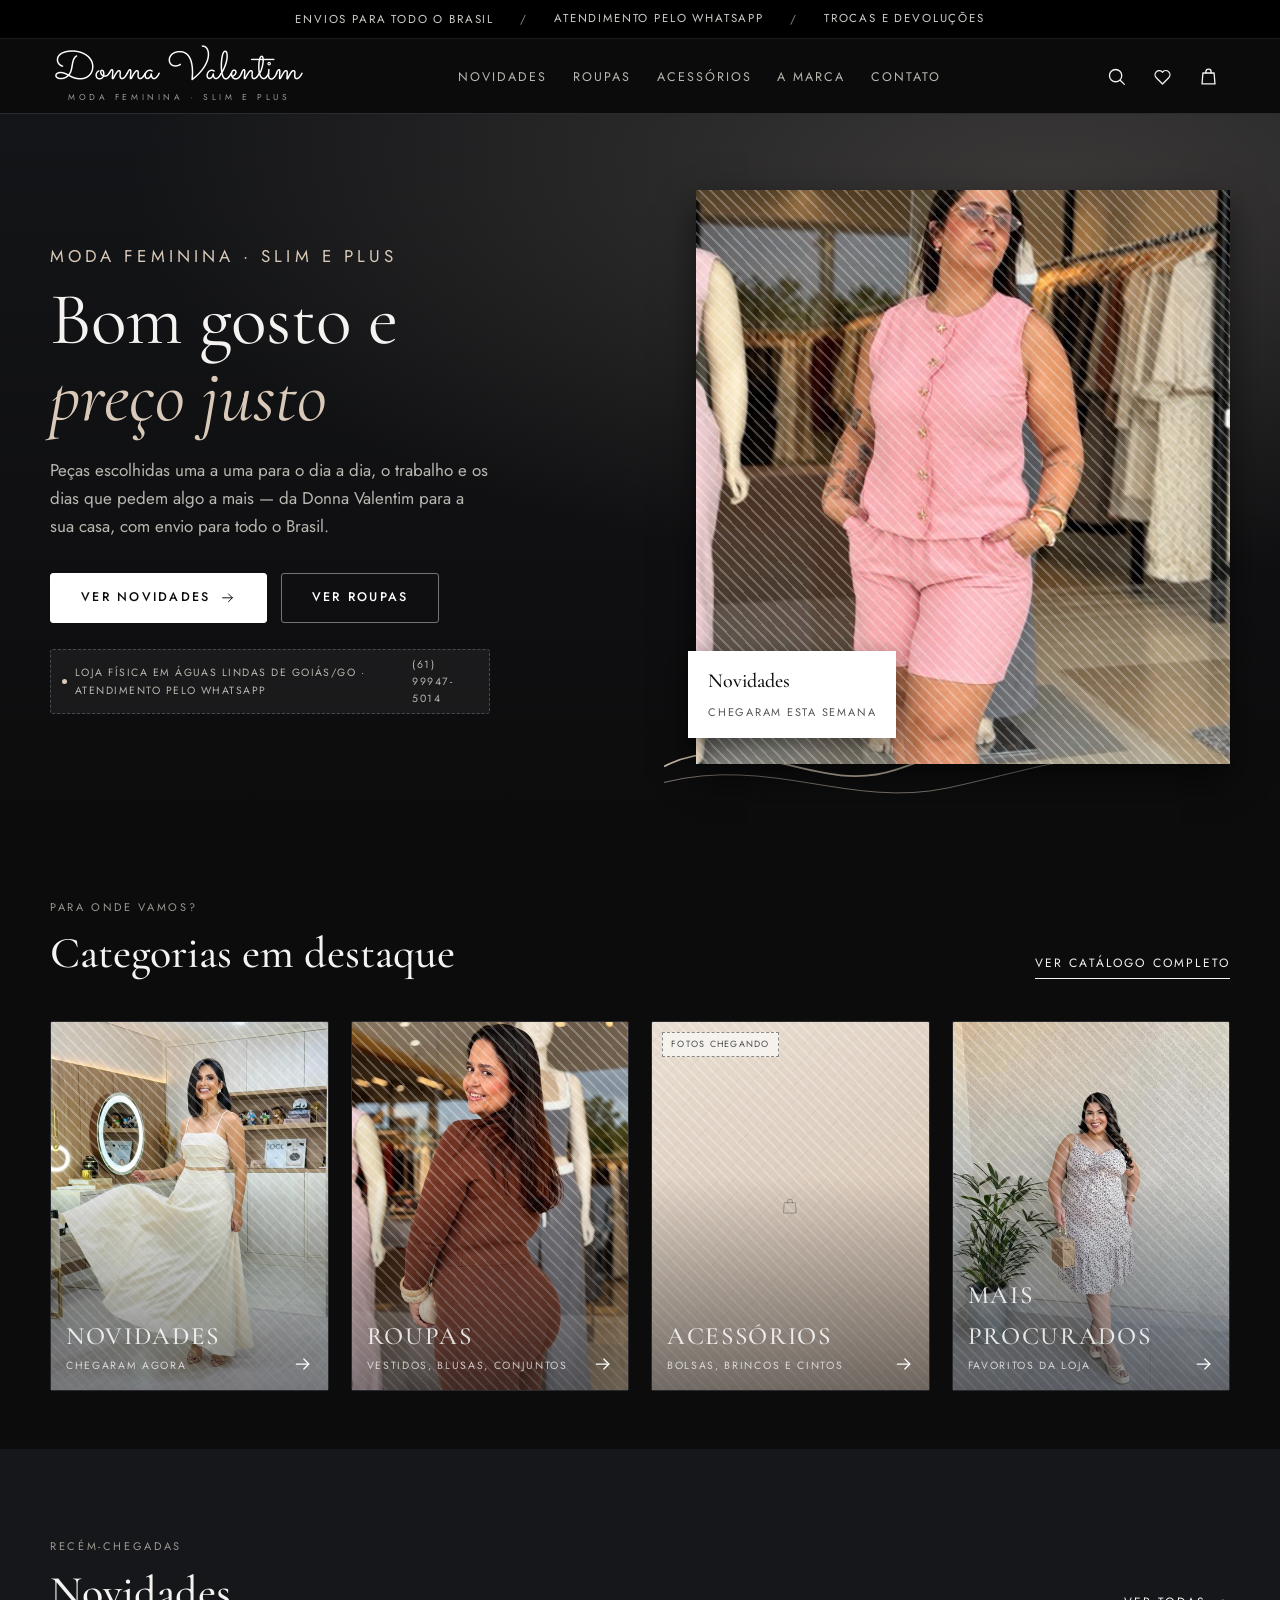
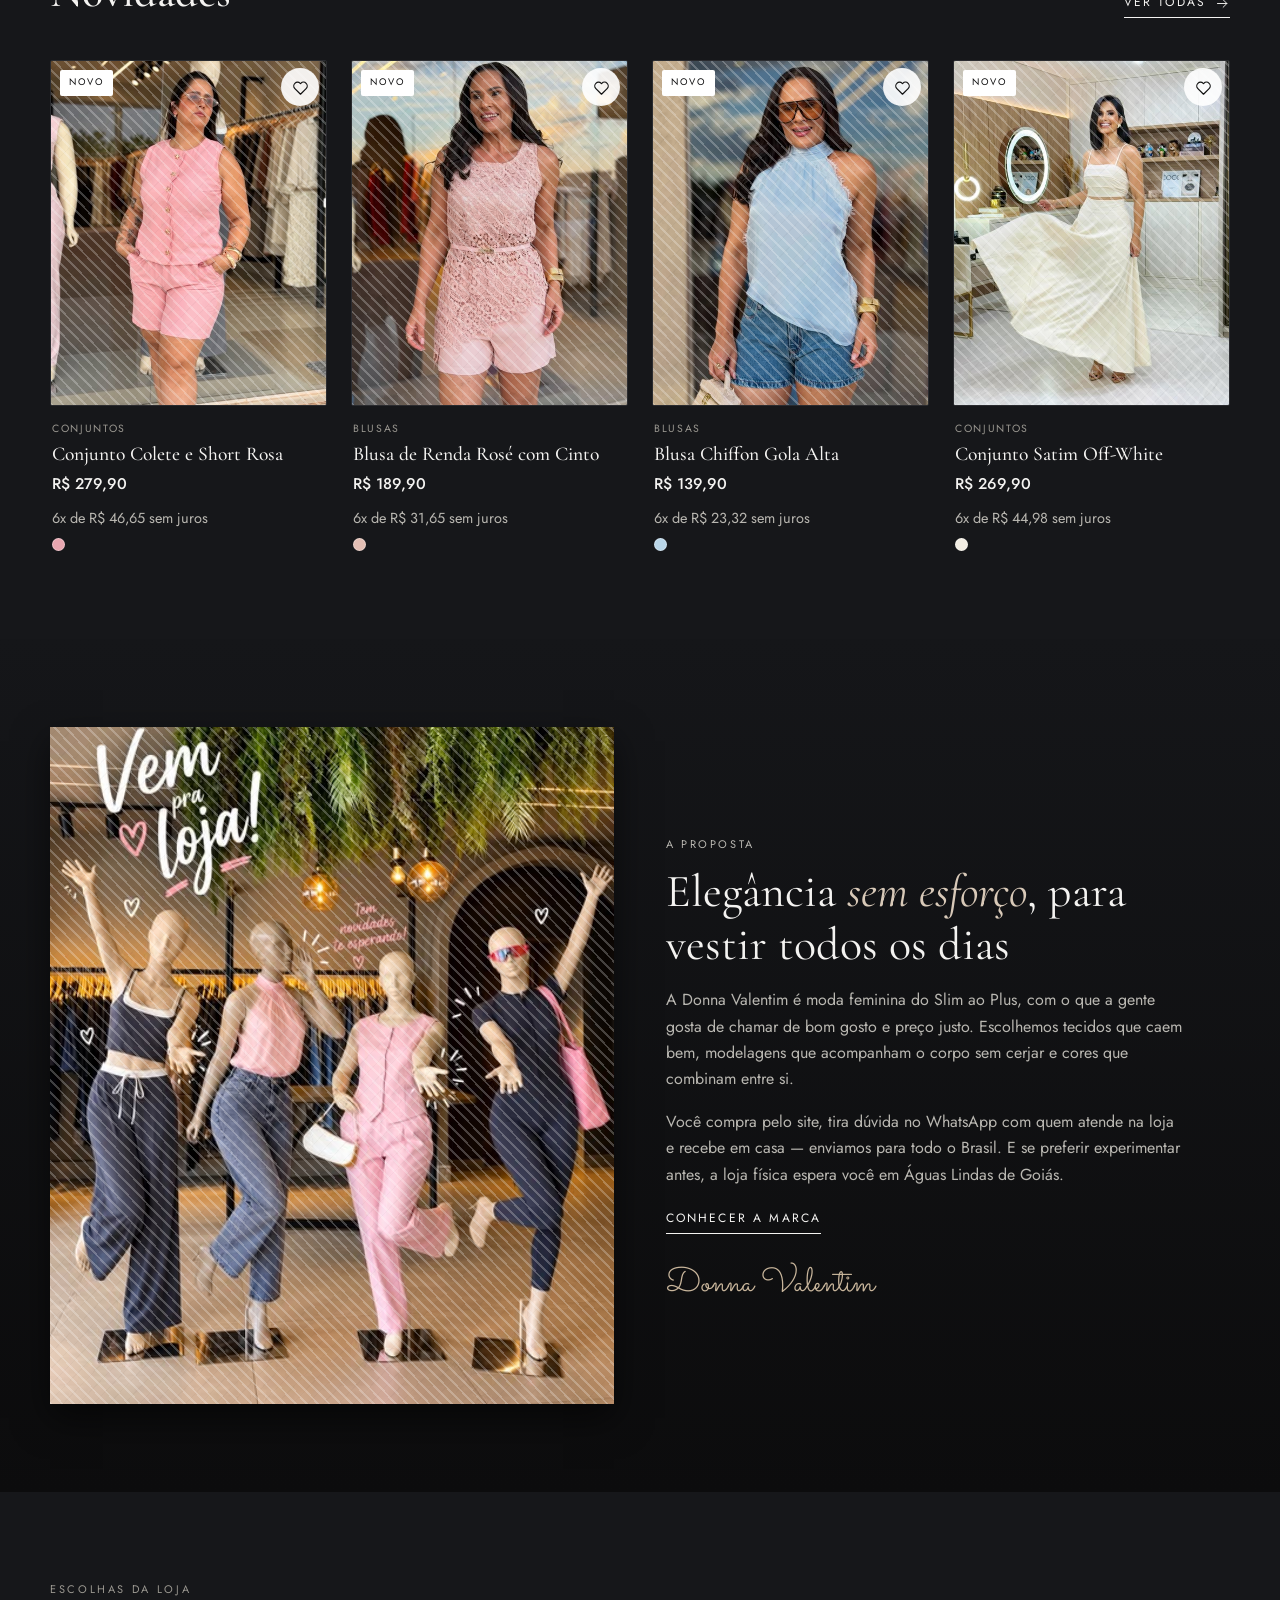
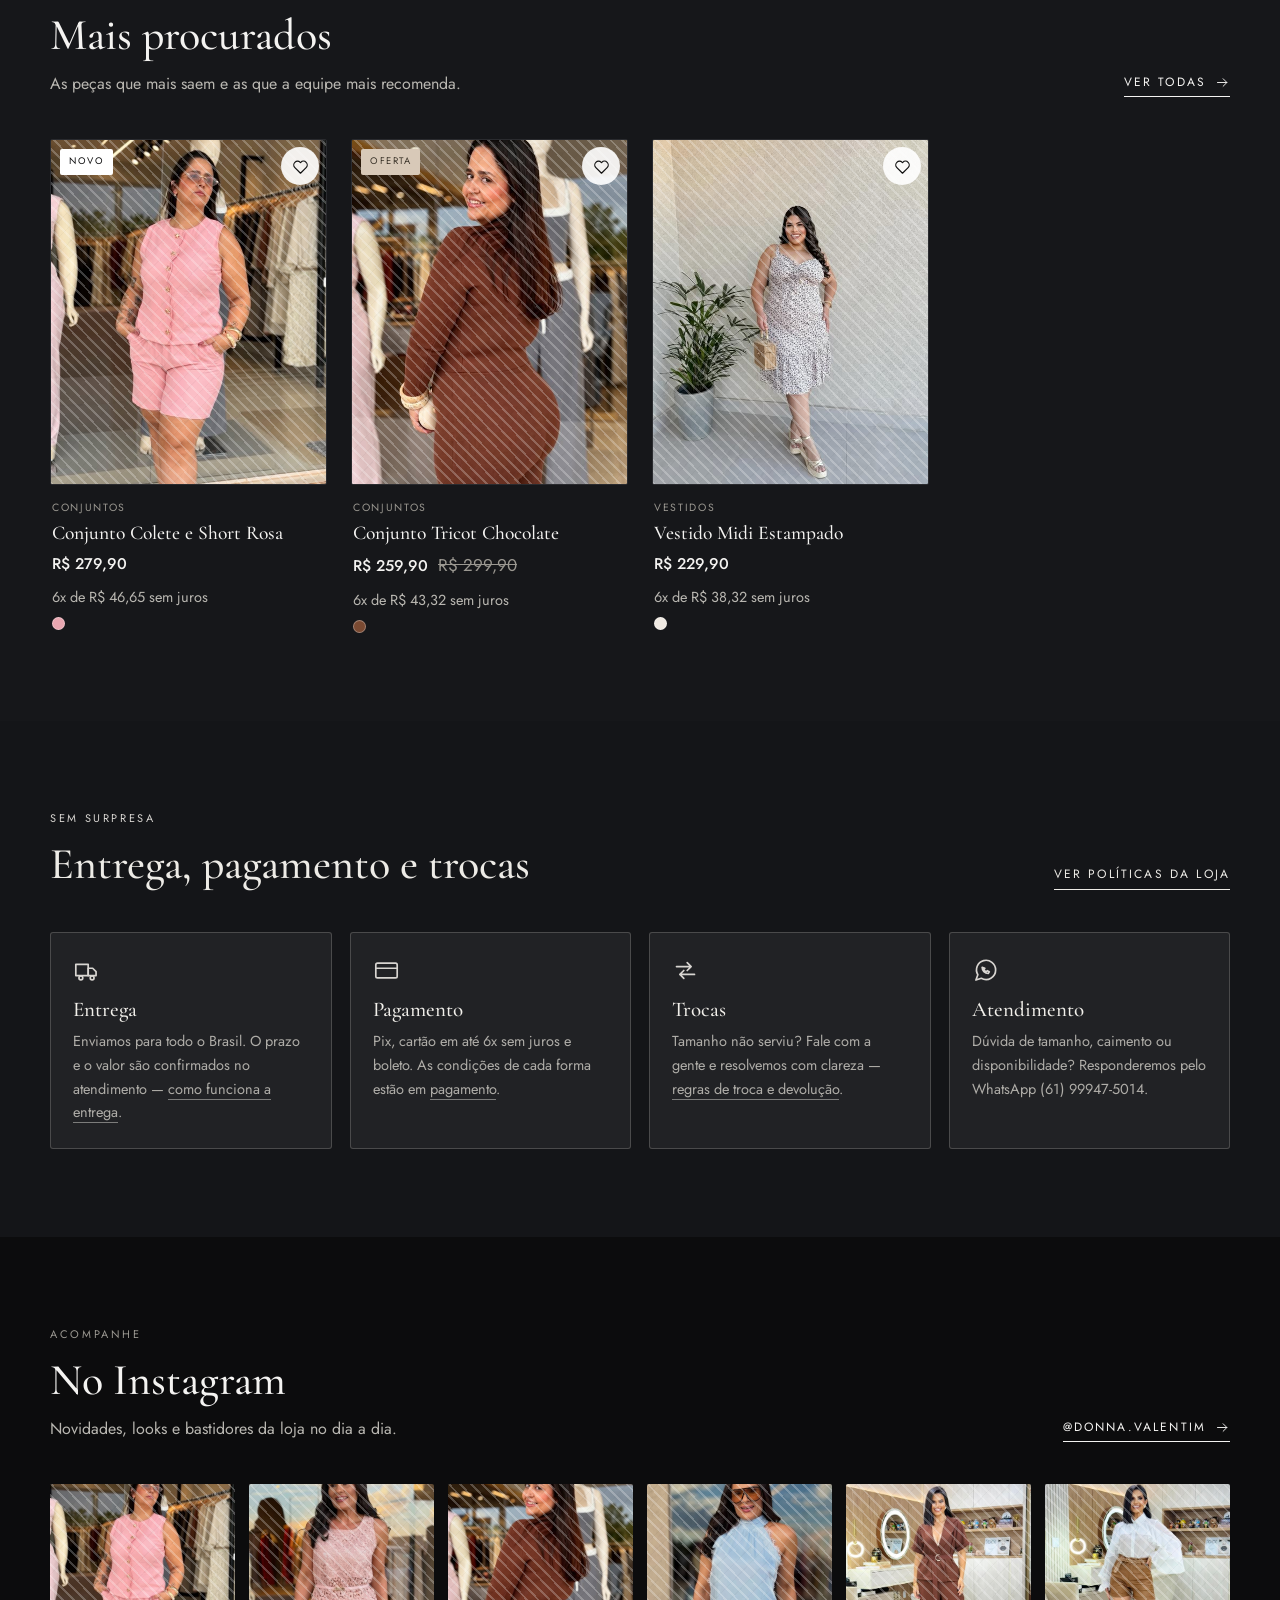
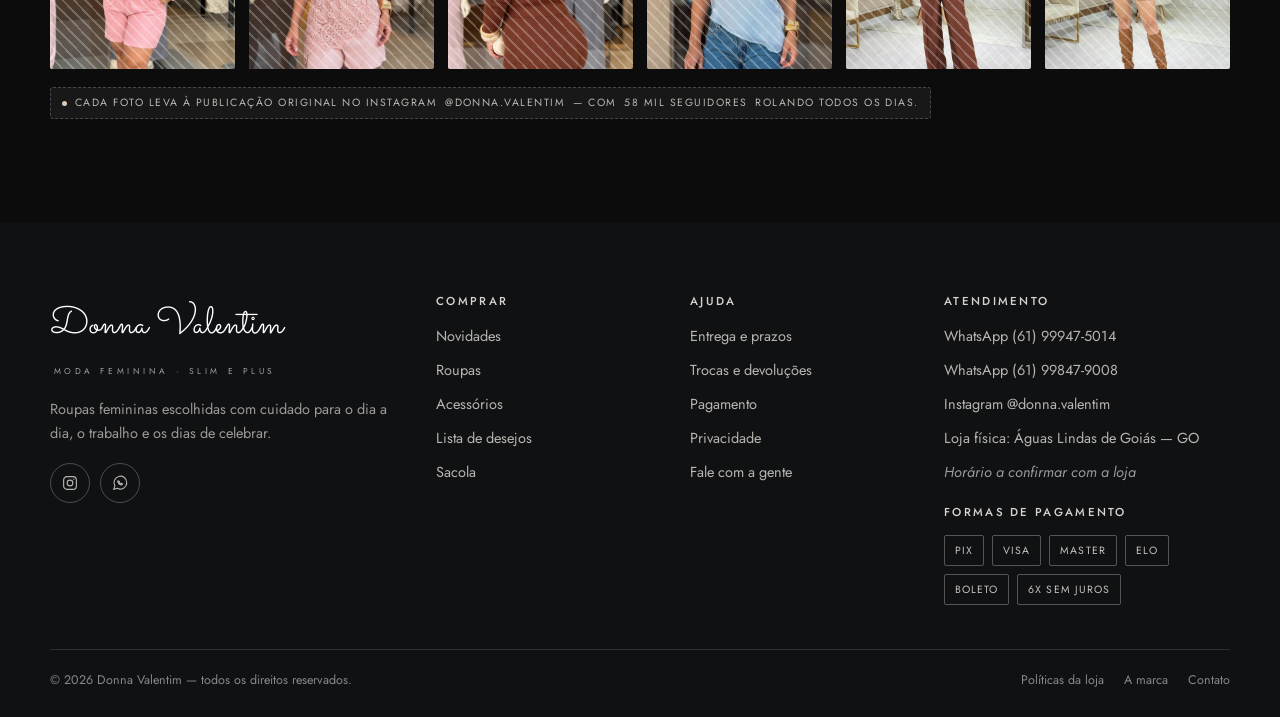
<file: index.html>
<!DOCTYPE html>
<html lang="pt-BR">
<head>
<meta charset="utf-8">
<meta name="viewport" content="width=device-width,initial-scale=1">
<title>Donna Valentim — moda feminina, roupas e acessórios</title>
<meta name="description" content="Donna Valentim: moda feminina Slim e Plus, com bom gosto e preço justo. Novidades com fotos oficiais, tamanhos e preços — enviamos para todo o Brasil pelo WhatsApp.">
<meta name="theme-color" content="#0C0C0D">
<meta property="og:type" content="website">
<meta property="og:title" content="Donna Valentim — moda feminina Slim e Plus">
<meta property="og:description" content="Roupas femininas do Slim ao Plus, com bom gosto e preço justo. Veja as novidades e fale com a loja pelo WhatsApp.">
<meta property="og:locale" content="pt_BR">
<link rel="preconnect" href="https://fonts.googleapis.com">
<link rel="preconnect" href="https://fonts.gstatic.com" crossorigin>
<link href="https://fonts.googleapis.com/css2?family=Cormorant+Garamond:ital,wght@0,400;0,500;0,600;1,400;1,500&family=Jost:wght@300;400;500;600&family=Sacramento&display=swap" rel="stylesheet">
<link rel="stylesheet" href="assets/css/style.css">
<link rel="icon" href="data:image/svg+xml,%3Csvg xmlns='http://www.w3.org/2000/svg' viewBox='0 0 64 64'%3E%3Crect width='64' height='64' fill='%23202124'/%3E%3Ctext x='32' y='45' font-family='Georgia,serif' font-size='36' fill='%23F7F5F1' text-anchor='middle'%3EDV%3C/text%3E%3C/svg%3E">
<script type="application/ld+json">
{
  "@context": "https://schema.org",
  "@type": "ClothingStore",
  "name": "Donna Valentim",
  "slogan": "Bom Gosto e Preço Justo",
  "description": "Moda feminina Slim e Plus. Loja física em Águas Lindas de Goiás/GO e envio para todo o Brasil.",
  "image": "assets/img/produtos/p04.jpg",
  "telephone": "+55 61 99947-5014",
  "areaServed": "BR",
  "address": {
    "@type": "PostalAddress",
    "addressLocality": "Águas Lindas de Goiás",
    "addressRegion": "GO",
    "addressCountry": "BR"
  },
  "sameAs": [
    "https://www.instagram.com/dona.valentim/",
    "https://www.instagram.com/donnavalentim.dv/",
    "https://www.threads.com/@donna.valentim"
  ]
}
</script>
</head>
<body data-page="inicio">
<a class="skip" href="#conteudo">Pular para o conteúdo</a>

<svg aria-hidden="true" focusable="false" style="position:absolute;width:0;height:0;overflow:hidden" xmlns="http://www.w3.org/2000/svg"><defs>
<symbol id="i-search" viewBox="0 0 24 24"><circle cx="11" cy="11" r="7"/><line x1="16.5" y1="16.5" x2="21" y2="21"/></symbol>
<symbol id="i-heart" viewBox="0 0 24 24"><path d="M12 20.5 4.9 13.4A4.7 4.7 0 0 1 11.6 6.7l.4.4.4-.4a4.7 4.7 0 0 1 6.7 6.7z"/></symbol>
<symbol id="i-bag" viewBox="0 0 24 24"><path d="M5.6 8h12.8l1 12.5H4.6z"/><path d="M9 8V6.6a3 3 0 0 1 6 0V8"/></symbol>
<symbol id="i-menu" viewBox="0 0 24 24"><line x1="4" y1="7" x2="20" y2="7"/><line x1="4" y1="12" x2="20" y2="12"/><line x1="4" y1="17" x2="20" y2="17"/></symbol>
<symbol id="i-close" viewBox="0 0 24 24"><line x1="6" y1="6" x2="18" y2="18"/><line x1="18" y1="6" x2="6" y2="18"/></symbol>
<symbol id="i-arrow" viewBox="0 0 24 24"><line x1="4" y1="12" x2="19" y2="12"/><polyline points="13 6 19 12 13 18"/></symbol>
<symbol id="i-plus" viewBox="0 0 24 24"><line x1="12" y1="5" x2="12" y2="19"/><line x1="5" y1="12" x2="19" y2="12"/></symbol>
<symbol id="i-minus" viewBox="0 0 24 24"><line x1="5" y1="12" x2="19" y2="12"/></symbol>
<symbol id="i-trash" viewBox="0 0 24 24"><path d="M4 7h16M9 7V5.2h6V7M6.6 7l1 12.6h8.8L17.4 7"/></symbol>
<symbol id="i-check" viewBox="0 0 24 24"><polyline points="4 12.5 9.5 18 20 6.5"/></symbol>
<symbol id="i-truck" viewBox="0 0 24 24"><path d="M2.5 6.5h11v10h-11z"/><path d="M13.5 10h4l3 3v3.5h-7z"/><circle cx="7" cy="18.6" r="1.7"/><circle cx="17" cy="18.6" r="1.7"/></symbol>
<symbol id="i-card" viewBox="0 0 24 24"><rect x="2.5" y="5.5" width="19" height="13" rx="1.5"/><line x1="2.5" y1="10" x2="21.5" y2="10"/></symbol>
<symbol id="i-swap" viewBox="0 0 24 24"><path d="M4 8.5h13M13.5 5 17 8.5 13.5 12"/><path d="M20 15.5H7M10.5 12 7 15.5 10.5 19"/></symbol>
<symbol id="i-chat" viewBox="0 0 24 24"><path d="M21 11.5a8.5 8.5 0 0 1-12.7 7.4L3.5 20.5l1.7-4.7A8.5 8.5 0 1 1 21 11.5z"/><path d="M9 9.2c0 3 2.4 5.4 5.4 5.4l1-1.4-1.9-1-.9.9a5.3 5.3 0 0 1-2.1-2.1l.9-.9z"/></symbol>
<symbol id="i-ig" viewBox="0 0 24 24"><rect x="3.5" y="3.5" width="17" height="17" rx="4.5"/><circle cx="12" cy="12" r="3.8"/><circle cx="17.1" cy="6.9" r=".9" fill="currentColor" stroke="none"/></symbol>
<symbol id="i-pin" viewBox="0 0 24 24"><path d="M12 21s6.5-5.6 6.5-10.4A6.5 6.5 0 0 0 5.5 10.6C5.5 15.4 12 21 12 21z"/><circle cx="12" cy="10.4" r="2.4"/></symbol>
<symbol id="i-clock" viewBox="0 0 24 24"><circle cx="12" cy="12" r="8.5"/><polyline points="12 7 12 12 15.5 14"/></symbol>
<symbol id="i-mail" viewBox="0 0 24 24"><rect x="2.5" y="5" width="19" height="14" rx="1.5"/><polyline points="3.8 6.5 12 13 20.2 6.5"/></symbol>
<symbol id="i-star" viewBox="0 0 24 24"><polygon points="12 3.5 14.6 9 20.5 9.7 16.2 13.9 17.3 19.8 12 17 6.7 19.8 7.8 13.9 3.5 9.7 9.4 9"/></symbol>
<symbol id="i-zoom" viewBox="0 0 24 24"><circle cx="11" cy="11" r="7"/><line x1="16.5" y1="16.5" x2="21" y2="21"/><line x1="8.5" y1="11" x2="13.5" y2="11"/><line x1="11" y1="8.5" x2="11" y2="13.5"/></symbol>
<symbol id="i-dress" viewBox="0 0 24 24"><path d="M9.4 4.2c1.6 1.5 3.6 1.5 5.2 0l2.6 3.6-2 2 .8 3.4c1.4 2.9 2.4 5.5 3 8.1H6c.6-2.6 1.6-5.2 3-8.1l.8-3.4-2-2z"/><line x1="9.6" y1="8.4" x2="14.4" y2="8.4"/></symbol>
<symbol id="i-blouse" viewBox="0 0 24 24"><path d="M8.5 4.5 12 6.6l3.5-2.1 3.2 3.4-2 1.9.6 3.2H6.7l.6-3.2-2-1.9z"/><path d="M6.7 13h10.6v6.9H6.7z"/></symbol>
<symbol id="i-skirt" viewBox="0 0 24 24"><path d="M7.6 4.5h8.8v2.4H7.6z"/><path d="M8 6.9h8l2.6 13.1H5.4z"/><line x1="12" y1="6.9" x2="12" y2="20"/></symbol>
<symbol id="i-pants" viewBox="0 0 24 24"><path d="M7 4.5h10l-.6 15.5h-3.2L12 11l-1.2 9H7z"/><line x1="7" y1="7.7" x2="17" y2="7.7"/></symbol>
<symbol id="i-earring" viewBox="0 0 24 24"><circle cx="12" cy="7" r="2.4"/><path d="M12 9.4c2.4 2.4 3.9 4 3.9 5.9a3.9 3.9 0 0 1-7.8 0c0-1.9 1.5-3.5 3.9-5.9z"/></symbol>
<symbol id="i-scarf" viewBox="0 0 24 24"><path d="M5 6.5h14L12 19.5z"/><line x1="5" y1="9.6" x2="19" y2="9.6"/></symbol>
<symbol id="i-belt" viewBox="0 0 24 24"><rect x="3" y="9" width="18" height="6" rx="1"/><rect x="9.5" y="7.5" width="5" height="9" rx="1"/><line x1="12" y1="9.5" x2="12" y2="14.5"/></symbol>
</defs></svg>

<div class="topbar" role="region" aria-label="Avisos da loja"><div class="container">
  <span>Envios para todo o Brasil</span><span class="sep">/</span>
  <a href="contato.html">Atendimento pelo WhatsApp</a><span class="sep">/</span>
  <a href="politicas.html#trocas">Trocas e devoluções</a>
</div></div>

<header class="site-header">
  <div class="container header-inner">
    <button class="icon-btn menu-toggle" aria-expanded="false" aria-controls="menu-mobile" aria-label="Abrir menu"><svg class="ic" aria-hidden="true"><use href="#i-menu"></use></svg></button>
    <a class="logo" href="index.html"><span class="logo-script">Donna Valentim</span><span class="logo-sub">moda feminina · slim e plus</span></a>
    <nav class="nav" aria-label="Navegação principal"><ul>
      <li><a href="novidades.html">Novidades</a></li>
      <li><a href="roupas.html">Roupas</a></li>
      <li><a href="acessorios.html">Acessórios</a></li>
      <li><a href="sobre.html">A marca</a></li>
      <li><a href="contato.html">Contato</a></li>
    </ul></nav>
    <div class="header-actions">
      <button class="icon-btn" data-busca aria-label="Buscar produtos"><svg class="ic" aria-hidden="true"><use href="#i-search"></use></svg></button>
      <a class="icon-btn" href="favoritos.html" aria-label="Lista de desejos"><svg class="ic" aria-hidden="true"><use href="#i-heart"></use></svg><span class="count" data-fav-count aria-hidden="true">0</span></a>
      <a class="icon-btn" href="sacola.html" aria-label="Sacola de compras"><svg class="ic" aria-hidden="true"><use href="#i-bag"></use></svg><span class="count" data-bag-count aria-hidden="true">0</span></a>
    </div>
  </div>
</header>

<div class="mobile-menu" id="menu-mobile" hidden>
  <div class="mm-top">
    <a class="logo" href="index.html"><span class="logo-script">Donna Valentim</span><span class="logo-sub">moda feminina · slim e plus</span></a>
    <button class="icon-btn" id="fechar-menu" aria-label="Fechar menu"><svg class="ic" aria-hidden="true"><use href="#i-close"></use></svg></button>
  </div>
  <nav aria-label="Menu"><ul class="mm-list">
    <li><a href="index.html">Início</a></li>
    <li><a href="novidades.html">Novidades</a></li>
    <li><a href="roupas.html">Roupas</a></li>
    <li><a href="acessorios.html">Acessórios</a></li>
    <li><a href="sobre.html">A marca</a></li>
    <li><a href="contato.html">Contato</a></li>
  </ul></nav>
  <div class="mm-extra">
    <a href="sacola.html">Sacola de compras</a>
    <a href="favoritos.html">Lista de desejos</a>
    <a data-wa target="_blank" rel="noopener">Falar no WhatsApp</a>
  </div>
</div>

<div class="search-overlay" id="busca-overlay" hidden>
  <div class="search-panel" role="dialog" aria-modal="true" aria-label="Buscar produtos">
    <div class="search-head">
      <svg class="ic" aria-hidden="true"><use href="#i-search"></use></svg>
      <input type="search" id="busca-input" class="search-input" placeholder="Buscar vestidos, blusas, bolsas…" aria-label="Buscar produtos" autocomplete="off">
      <button class="icon-btn" id="fechar-busca" aria-label="Fechar busca"><svg class="ic" aria-hidden="true"><use href="#i-close"></use></svg></button>
    </div>
    <div class="search-results" id="busca-results" aria-live="polite"><div class="search-hint">Digite para buscar no catálogo</div></div>
  </div>
</div>

<main id="conteudo">
  <noscript><div class="container section"><div class="draft"><strong>Este site precisa de JavaScript</strong> para exibir o catálogo. Ative o JavaScript no navegador ou fale com a loja pelo WhatsApp.</div></div></noscript>

  <!-- Destaque principal -->
  <section class="hero">
    <div class="container hero-inner">
      <div class="hero-copy">
        <p class="kicker">Moda feminina · Slim e Plus</p>
        <h1>Bom gosto e<br><em>preço justo</em></h1>
        <p>Peças escolhidas uma a uma para o dia a dia, o trabalho e os dias que pedem algo a mais — da Donna Valentim para a sua casa, com envio para todo o Brasil.</p>
        <div class="hero-actions">
          <a class="btn" href="novidades.html">Ver novidades <svg class="ic" aria-hidden="true"><use href="#i-arrow"></use></svg></a>
          <a class="btn btn--ghost" href="roupas.html">Ver roupas</a>
        </div>
        <p style="margin-top:26px"><span class="nota">Loja física em Águas Lindas de Goiás/GO · atendimento pelo WhatsApp <span data-whats-exib></span></span></p>
      </div>
      <div class="hero-visual">
        <div class="foto foto--hero foto--real">
          <img src="assets/img/produtos/p04.jpg" alt="Conjunto colete e short rosa — foto oficial da Donna Valentim" width="640" height="640" decoding="async">
        </div>
        <svg class="hero-lines" viewBox="0 0 600 120" fill="none" aria-hidden="true"><path d="M0 78c90-46 170 34 260 4s160-70 340-24" stroke="currentColor" stroke-width="2"/><path d="M0 96c120-30 210 30 320 6s180-52 280-30" stroke="currentColor" stroke-width="1" opacity=".7"/></svg>
        <div class="hero-badge"><b>Novidades</b><span>chegaram esta semana</span></div>
      </div>
    </div>
  </section>

  <!-- Categorias -->
  <section class="section section--tight">
    <div class="container">
      <div class="section-head"><div><p class="kicker">Para onde vamos?</p><h2>Categorias em destaque</h2></div>
        <a class="link-arrow" href="roupas.html">Ver catálogo completo</a></div>
      <div class="cat-grid">
        <a class="cat-card" href="novidades.html"><figure style="margin:0">
          <div class="foto foto--real"><img src="assets/img/produtos/p12.jpg" alt="Conjunto satim off-white — novidade da Donna Valentim" width="640" height="640" loading="lazy" decoding="async"></div>
          <figcaption><span><b>Novidades</b><span>chegaram agora</span></span><svg class="ic" aria-hidden="true"><use href="#i-arrow"></use></svg></figcaption></figure></a>
        <a class="cat-card" href="roupas.html"><figure style="margin:0">
          <div class="foto foto--real"><img src="assets/img/produtos/p07.jpg" alt="Conjunto tricot chocolate — roupas da Donna Valentim" width="640" height="640" loading="lazy" decoding="async"></div>
          <figcaption><span><b>Roupas</b><span>vestidos, blusas, conjuntos</span></span><svg class="ic" aria-hidden="true"><use href="#i-arrow"></use></svg></figcaption></figure></a>
        <a class="cat-card" href="acessorios.html"><figure style="margin:0">
          <div class="foto" style="--f1:#E9DED2;--f2:#CDB9A6" aria-hidden="true"><svg class="foto-ic ic" viewBox="0 0 24 24"><use href="#i-bag"></use></svg><span class="foto-note">fotos chegando</span></div>
          <figcaption><span><b>Acessórios</b><span>bolsas, brincos e cintos</span></span><svg class="ic" aria-hidden="true"><use href="#i-arrow"></use></svg></figcaption></figure></a>
        <a class="cat-card" href="roupas.html#grid-categoria"><figure style="margin:0">
          <div class="foto foto--real"><img src="assets/img/produtos/p11.jpg" alt="Vestido midi estampado — mais procurado da Donna Valentim" width="640" height="640" loading="lazy" decoding="async"></div>
          <figcaption><span><b>Mais procurados</b><span>favoritos da loja</span></span><svg class="ic" aria-hidden="true"><use href="#i-arrow"></use></svg></figcaption></figure></a>
      </div>
    </div>
  </section>

  <!-- Novidades -->
  <section class="section section--off" id="novidades">
    <div class="container">
      <div class="section-head"><div><p class="kicker">Recém-chegadas</p><h2>Novidades</h2></div>
        <a class="link-arrow" href="novidades.html">Ver todas <svg class="ic" aria-hidden="true"><use href="#i-arrow"></use></svg></a></div>
      <div class="product-grid" id="grid-novidades"></div>
    </div>
  </section>

  <!-- Destaque editorial -->
  <section class="section section--sand">
    <div class="container editorial">
      <div class="editorial-media">
        <div class="foto foto--real"><img src="assets/img/produtos/p06.jpg" alt="Vitrine da loja Donna Valentim com novidades" width="640" height="640" loading="lazy" decoding="async"></div>
      </div>
      <div class="editorial-copy">
        <p class="kicker">A proposta</p>
        <h2>Elegância <em>sem esforço</em>, para vestir todos os dias</h2>
        <p>A Donna Valentim é moda feminina do Slim ao Plus, com o que a gente gosta de chamar de bom gosto e preço justo. Escolhemos tecidos que caem bem, modelagens que acompanham o corpo sem cerjar e cores que combinam entre si.</p>
        <p>Você compra pelo site, tira dúvida no WhatsApp com quem atende na loja e recebe em casa — enviamos para todo o Brasil. E se preferir experimentar antes, a loja física espera você em Águas Lindas de Goiás.</p>
        <a class="link-arrow" href="sobre.html">Conhecer a marca</a>
        <div class="editorial-sign">Donna Valentim</div>
      </div>
    </div>
  </section>

  <!-- Mais procurados -->
  <section class="section section--off">
    <div class="container">
      <div class="section-head"><div><p class="kicker">Escolhas da loja</p><h2>Mais procurados</h2>
        <p class="sub">As peças que mais saem e as que a equipe mais recomenda.</p></div>
        <a class="link-arrow" href="roupas.html">Ver todas <svg class="ic" aria-hidden="true"><use href="#i-arrow"></use></svg></a></div>
      <div class="product-grid" id="grid-procurados"></div>
    </div>
  </section>

  <!-- Confiança -->
  <section class="section section--dark">
    <div class="container">
      <div class="section-head"><div><p class="kicker">Sem surpresa</p><h2>Entrega, pagamento e trocas</h2></div>
        <a class="link-arrow" href="politicas.html">Ver políticas da loja</a></div>
      <div class="trust-grid">
        <div class="trust-item"><svg class="ic" aria-hidden="true"><use href="#i-truck"></use></svg>
          <h3>Entrega</h3><p>Enviamos para todo o Brasil. O prazo e o valor são confirmados no atendimento — <a href="politicas.html#entrega">como funciona a entrega</a>.</p></div>
        <div class="trust-item"><svg class="ic" aria-hidden="true"><use href="#i-card"></use></svg>
          <h3>Pagamento</h3><p>Pix, cartão em até 6x sem juros e boleto. As condições de cada forma estão em <a href="politicas.html#pagamento">pagamento</a>.</p></div>
        <div class="trust-item"><svg class="ic" aria-hidden="true"><use href="#i-swap"></use></svg>
          <h3>Trocas</h3><p>Tamanho não serviu? Fale com a gente e resolvemos com clareza — <a href="politicas.html#trocas">regras de troca e devolução</a>.</p></div>
        <div class="trust-item"><svg class="ic" aria-hidden="true"><use href="#i-chat"></use></svg>
          <h3>Atendimento</h3><p>Dúvida de tamanho, caimento ou disponibilidade? Responderemos pelo WhatsApp <span data-whats-exib></span>.</p></div>
      </div>
    </div>
  </section>

  <!-- Instagram -->
  <section class="section">
    <div class="container">
      <div class="section-head"><div><p class="kicker">Acompanhe</p><h2>No Instagram</h2>
        <p class="sub">Novidades, looks e bastidores da loja no dia a dia.</p></div>
        <a class="link-arrow" data-instagram target="_blank" rel="noopener">@donna.valentim <svg class="ic" aria-hidden="true"><use href="#i-arrow"></use></svg></a></div>
      <div class="social-grid">
        <a class="social-cell" href="https://www.instagram.com/p/DehmQbACU6k/" target="_blank" rel="noopener" aria-label="Ver no Instagram: conjuntos colete e short rosa">
          <div class="foto foto--square foto--real"><img src="assets/img/produtos/p04.jpg" alt="" width="640" height="640" loading="lazy" decoding="async"></div><svg class="ic" aria-hidden="true"><use href="#i-ig"></use></svg></a>
        <a class="social-cell" href="https://www.instagram.com/p/DeR6FJimJ0S/" target="_blank" rel="noopener" aria-label="Ver no Instagram: blusa de renda rosé com cinto">
          <div class="foto foto--square foto--real"><img src="assets/img/produtos/p05.jpg" alt="" width="640" height="640" loading="lazy" decoding="async"></div><svg class="ic" aria-hidden="true"><use href="#i-ig"></use></svg></a>
        <a class="social-cell" href="https://www.instagram.com/p/Dehm4QGiSn6/" target="_blank" rel="noopener" aria-label="Ver no Instagram: conjunto tricot chocolate">
          <div class="foto foto--square foto--real"><img src="assets/img/produtos/p07.jpg" alt="" width="640" height="640" loading="lazy" decoding="async"></div><svg class="ic" aria-hidden="true"><use href="#i-ig"></use></svg></a>
        <a class="social-cell" href="https://www.instagram.com/p/DeUxXLwGPWg/" target="_blank" rel="noopener" aria-label="Ver no Instagram: blusa chiffon gola alta">
          <div class="foto foto--square foto--real"><img src="assets/img/produtos/p09.jpg" alt="" width="640" height="640" loading="lazy" decoding="async"></div><svg class="ic" aria-hidden="true"><use href="#i-ig"></use></svg></a>
        <a class="social-cell" href="https://www.instagram.com/p/DHWco4gvrXX/" target="_blank" rel="noopener" aria-label="Ver no Instagram: macacão alfaiataria chocolate">
          <div class="foto foto--square foto--real"><img src="assets/img/produtos/p13.jpg" alt="" width="640" height="640" loading="lazy" decoding="async"></div><svg class="ic" aria-hidden="true"><use href="#i-ig"></use></svg></a>
        <a class="social-cell" href="https://www.instagram.com/p/DHULmRHvfiU/" target="_blank" rel="noopener" aria-label="Ver no Instagram: blusa de babados branca">
          <div class="foto foto--square foto--real"><img src="assets/img/produtos/p15.jpg" alt="" width="640" height="640" loading="lazy" decoding="async"></div><svg class="ic" aria-hidden="true"><use href="#i-ig"></use></svg></a>
      </div>
      <p style="margin-top:18px"><span class="nota">Cada foto leva à publicação original no Instagram <span data-instagram-exib>@donna.valentim</span> — com <span data-instagram-seguidores>58 mil seguidores</span> rolando todos os dias.</span></p>
    </div>
  </section>
</main>

<footer class="site-footer">
  <div class="container">
    <div class="foot-grid">
      <div class="foot-brand">
        <span class="logo-script">Donna Valentim</span><br><span class="logo-sub">moda feminina · slim e plus</span>
        <p>Roupas femininas escolhidas com cuidado para o dia a dia, o trabalho e os dias de celebrar.</p>
        <div class="foot-social">
          <a data-instagram target="_blank" rel="noopener" aria-label="Instagram da Donna Valentim"><svg class="ic" aria-hidden="true"><use href="#i-ig"></use></svg></a>
          <a data-wa target="_blank" rel="noopener" aria-label="Falar no WhatsApp"><svg class="ic" aria-hidden="true"><use href="#i-chat"></use></svg></a>
        </div>
      </div>
      <div class="foot-col"><h3>Comprar</h3><ul>
        <li><a href="novidades.html">Novidades</a></li>
        <li><a href="roupas.html">Roupas</a></li>
        <li><a href="acessorios.html">Acessórios</a></li>
        <li><a href="favoritos.html">Lista de desejos</a></li>
        <li><a href="sacola.html">Sacola</a></li></ul></div>
      <div class="foot-col"><h3>Ajuda</h3><ul>
        <li><a href="politicas.html#entrega">Entrega e prazos</a></li>
        <li><a href="politicas.html#trocas">Trocas e devoluções</a></li>
        <li><a href="politicas.html#pagamento">Pagamento</a></li>
        <li><a href="politicas.html#privacidade">Privacidade</a></li>
        <li><a href="contato.html">Fale com a gente</a></li></ul></div>
      <div class="foot-col"><h3>Atendimento</h3><ul>
        <li><a data-wa target="_blank" rel="noopener">WhatsApp <span data-whats-exib></span></a></li>
        <li><a data-wa2 target="_blank" rel="noopener">WhatsApp <span data-whats2-exib></span></a></li>
        <li><a data-instagram target="_blank" rel="noopener">Instagram <span data-instagram-exib>@donna.valentim</span></a></li>
        <li>Loja física: <span data-cidade>Águas Lindas de Goiás — GO</span></li>
        <li class="pendente" data-horario>Horário a confirmar com a loja</li></ul>
        <h3 style="margin-top:22px">Formas de pagamento</h3>
        <div class="pay"><span>Pix</span><span>Visa</span><span>Master</span><span>Elo</span><span>Boleto</span><span>6x sem juros</span></div>
      </div>
    </div>
    <div class="foot-bottom">
      <span>© 2026 Donna Valentim — todos os direitos reservados.</span>
      <ul><li><a href="politicas.html">Políticas da loja</a></li><li><a href="sobre.html">A marca</a></li><li><a href="contato.html">Contato</a></li></ul>
    </div>
  </div>
</footer>

<script src="assets/js/data.js"></script>
<script src="assets/js/app.js"></script>
</body>
</html>
</file>
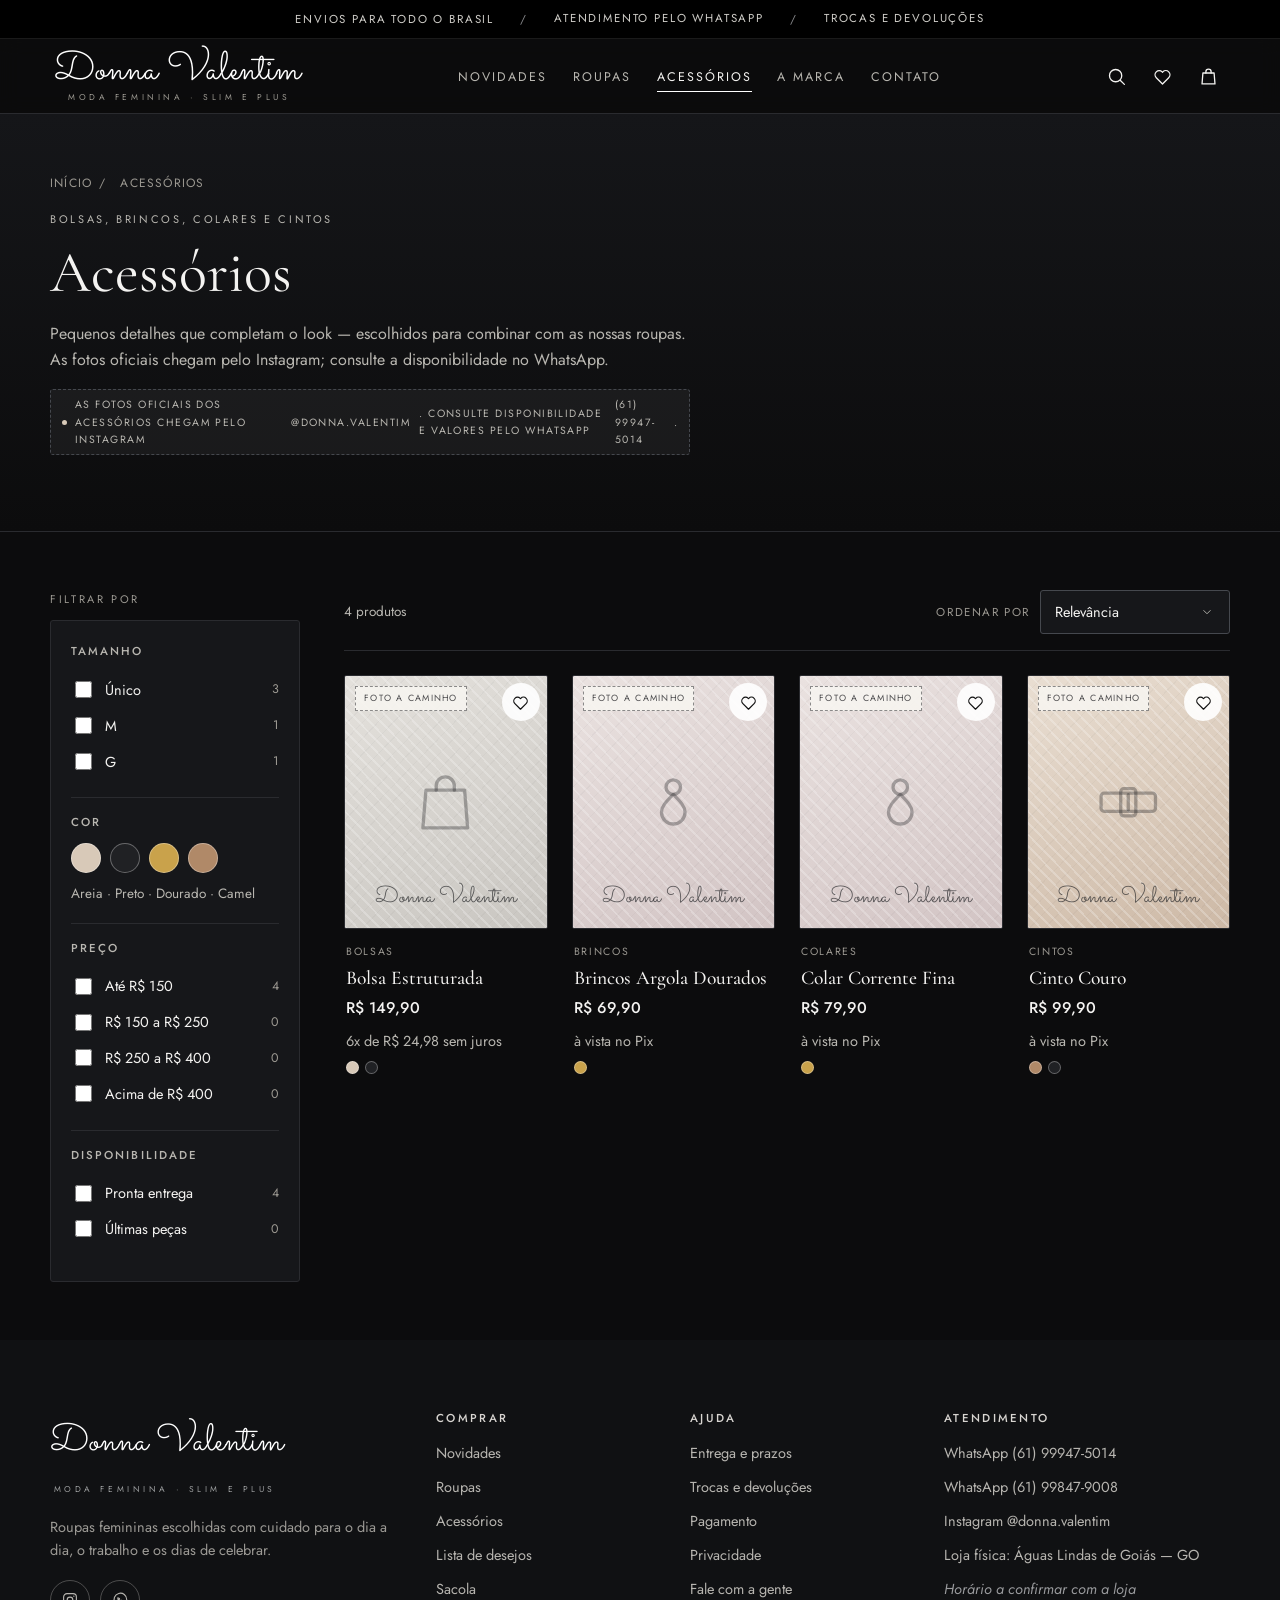
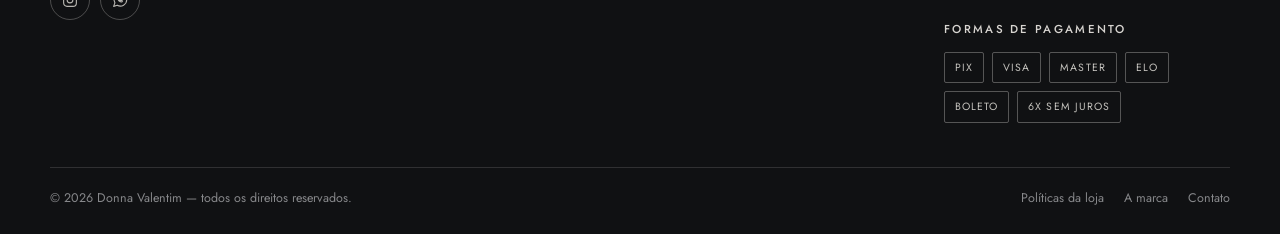
<file: acessorios.html>
<!DOCTYPE html>
<html lang="pt-BR">
<head>
<meta charset="utf-8">
<meta name="viewport" content="width=device-width,initial-scale=1">
<title>Acessórios | Donna Valentim</title>
<meta name="description" content="Bolsas, brincos, colares e cintos da Donna Valentim. Consulte disponibilidade e fotos atuais pelo WhatsApp.">
<meta name="theme-color" content="#0C0C0D">
<meta property="og:type" content="website">
<meta property="og:title" content="Acessórios | Donna Valentim">
<meta property="og:description" content="Bolsas, brincos, lenços e cintos para completar o look.">
<meta property="og:locale" content="pt_BR">
<link rel="preconnect" href="https://fonts.googleapis.com">
<link rel="preconnect" href="https://fonts.gstatic.com" crossorigin>
<link href="https://fonts.googleapis.com/css2?family=Cormorant+Garamond:ital,wght@0,400;0,500;0,600;1,400;1,500&family=Jost:wght@300;400;500;600&family=Sacramento&display=swap" rel="stylesheet">
<link rel="stylesheet" href="assets/css/style.css">
<link rel="icon" href="data:image/svg+xml,%3Csvg xmlns='http://www.w3.org/2000/svg' viewBox='0 0 64 64'%3E%3Crect width='64' height='64' fill='%23202124'/%3E%3Ctext x='32' y='45' font-family='Georgia,serif' font-size='36' fill='%23F7F5F1' text-anchor='middle'%3EDV%3C/text%3E%3C/svg%3E">
</head>
<body data-page="categoria" data-cat="acessorios">
<a class="skip" href="#conteudo">Pular para o conteúdo</a>

<svg aria-hidden="true" focusable="false" style="position:absolute;width:0;height:0;overflow:hidden" xmlns="http://www.w3.org/2000/svg"><defs>
<symbol id="i-search" viewBox="0 0 24 24"><circle cx="11" cy="11" r="7"/><line x1="16.5" y1="16.5" x2="21" y2="21"/></symbol>
<symbol id="i-heart" viewBox="0 0 24 24"><path d="M12 20.5 4.9 13.4A4.7 4.7 0 0 1 11.6 6.7l.4.4.4-.4a4.7 4.7 0 0 1 6.7 6.7z"/></symbol>
<symbol id="i-bag" viewBox="0 0 24 24"><path d="M5.6 8h12.8l1 12.5H4.6z"/><path d="M9 8V6.6a3 3 0 0 1 6 0V8"/></symbol>
<symbol id="i-menu" viewBox="0 0 24 24"><line x1="4" y1="7" x2="20" y2="7"/><line x1="4" y1="12" x2="20" y2="12"/><line x1="4" y1="17" x2="20" y2="17"/></symbol>
<symbol id="i-close" viewBox="0 0 24 24"><line x1="6" y1="6" x2="18" y2="18"/><line x1="18" y1="6" x2="6" y2="18"/></symbol>
<symbol id="i-arrow" viewBox="0 0 24 24"><line x1="4" y1="12" x2="19" y2="12"/><polyline points="13 6 19 12 13 18"/></symbol>
<symbol id="i-plus" viewBox="0 0 24 24"><line x1="12" y1="5" x2="12" y2="19"/><line x1="5" y1="12" x2="19" y2="12"/></symbol>
<symbol id="i-minus" viewBox="0 0 24 24"><line x1="5" y1="12" x2="19" y2="12"/></symbol>
<symbol id="i-trash" viewBox="0 0 24 24"><path d="M4 7h16M9 7V5.2h6V7M6.6 7l1 12.6h8.8L17.4 7"/></symbol>
<symbol id="i-check" viewBox="0 0 24 24"><polyline points="4 12.5 9.5 18 20 6.5"/></symbol>
<symbol id="i-star" viewBox="0 0 24 24"><polygon points="12 3.5 14.6 9 20.5 9.7 16.2 13.9 17.3 19.8 12 17 6.7 19.8 7.8 13.9 3.5 9.7 9.4 9"/></symbol>
<symbol id="i-dress" viewBox="0 0 24 24"><path d="M9.4 4.2c1.6 1.5 3.6 1.5 5.2 0l2.6 3.6-2 2 .8 3.4c1.4 2.9 2.4 5.5 3 8.1H6c.6-2.6 1.6-5.2 3-8.1l.8-3.4-2-2z"/><line x1="9.6" y1="8.4" x2="14.4" y2="8.4"/></symbol>
<symbol id="i-blouse" viewBox="0 0 24 24"><path d="M8.5 4.5 12 6.6l3.5-2.1 3.2 3.4-2 1.9.6 3.2H6.7l.6-3.2-2-1.9z"/><path d="M6.7 13h10.6v6.9H6.7z"/></symbol>
<symbol id="i-skirt" viewBox="0 0 24 24"><path d="M7.6 4.5h8.8v2.4H7.6z"/><path d="M8 6.9h8l2.6 13.1H5.4z"/><line x1="12" y1="6.9" x2="12" y2="20"/></symbol>
<symbol id="i-pants" viewBox="0 0 24 24"><path d="M7 4.5h10l-.6 15.5h-3.2L12 11l-1.2 9H7z"/><line x1="7" y1="7.7" x2="17" y2="7.7"/></symbol>
<symbol id="i-earring" viewBox="0 0 24 24"><circle cx="12" cy="7" r="2.4"/><path d="M12 9.4c2.4 2.4 3.9 4 3.9 5.9a3.9 3.9 0 0 1-7.8 0c0-1.9 1.5-3.5 3.9-5.9z"/></symbol>
<symbol id="i-scarf" viewBox="0 0 24 24"><path d="M5 6.5h14L12 19.5z"/><line x1="5" y1="9.6" x2="19" y2="9.6"/></symbol>
<symbol id="i-belt" viewBox="0 0 24 24"><rect x="3" y="9" width="18" height="6" rx="1"/><rect x="9.5" y="7.5" width="5" height="9" rx="1"/><line x1="12" y1="9.5" x2="12" y2="14.5"/></symbol><symbol id="i-chat" viewBox="0 0 24 24"><path d="M21 11.5a8.5 8.5 0 0 1-12.7 7.4L3.5 20.5l1.7-4.7A8.5 8.5 0 1 1 21 11.5z"/><path d="M9 9.2c0 3 2.4 5.4 5.4 5.4l1-1.4-1.9-1-.9.9a5.3 5.3 0 0 1-2.1-2.1l.9-.9z"/></symbol><symbol id="i-ig" viewBox="0 0 24 24"><rect x="3.5" y="3.5" width="17" height="17" rx="4.5"/><circle cx="12" cy="12" r="3.8"/><circle cx="17.1" cy="6.9" r=".9" fill="currentColor" stroke="none"/></symbol>
</defs></svg>

<div class="topbar" role="region" aria-label="Avisos da loja"><div class="container">
  <span>Envios para todo o Brasil</span><span class="sep">/</span>
  <a href="contato.html">Atendimento pelo WhatsApp</a><span class="sep">/</span>
  <a href="politicas.html#trocas">Trocas e devoluções</a>
</div></div>

<header class="site-header">
  <div class="container header-inner">
    <button class="icon-btn menu-toggle" aria-expanded="false" aria-controls="menu-mobile" aria-label="Abrir menu"><svg class="ic" aria-hidden="true"><use href="#i-menu"></use></svg></button>
    <a class="logo" href="index.html"><span class="logo-script">Donna Valentim</span><span class="logo-sub">moda feminina · slim e plus</span></a>
    <nav class="nav" aria-label="Navegação principal"><ul>
      <li><a href="novidades.html">Novidades</a></li>
      <li><a href="roupas.html">Roupas</a></li>
      <li><a href="acessorios.html" aria-current="page">Acessórios</a></li>
      <li><a href="sobre.html">A marca</a></li>
      <li><a href="contato.html">Contato</a></li>
    </ul></nav>
    <div class="header-actions">
      <button class="icon-btn" data-busca aria-label="Buscar produtos"><svg class="ic" aria-hidden="true"><use href="#i-search"></use></svg></button>
      <a class="icon-btn" href="favoritos.html" aria-label="Lista de desejos"><svg class="ic" aria-hidden="true"><use href="#i-heart"></use></svg><span class="count" data-fav-count aria-hidden="true">0</span></a>
      <a class="icon-btn" href="sacola.html" aria-label="Sacola de compras"><svg class="ic" aria-hidden="true"><use href="#i-bag"></use></svg><span class="count" data-bag-count aria-hidden="true">0</span></a>
    </div>
  </div>
</header>

<div class="mobile-menu" id="menu-mobile" hidden>
  <div class="mm-top">
    <a class="logo" href="index.html"><span class="logo-script">Donna Valentim</span><span class="logo-sub">moda feminina · slim e plus</span></a>
    <button class="icon-btn" id="fechar-menu" aria-label="Fechar menu"><svg class="ic" aria-hidden="true"><use href="#i-close"></use></svg></button>
  </div>
  <nav aria-label="Menu"><ul class="mm-list">
    <li><a href="index.html">Início</a></li>
    <li><a href="novidades.html">Novidades</a></li>
    <li><a href="roupas.html">Roupas</a></li>
    <li><a href="acessorios.html" aria-current="page">Acessórios</a></li>
    <li><a href="sobre.html">A marca</a></li>
    <li><a href="contato.html">Contato</a></li>
  </ul></nav>
  <div class="mm-extra">
    <a href="sacola.html">Sacola de compras</a>
    <a href="favoritos.html">Lista de desejos</a>
    <a data-wa target="_blank" rel="noopener">Falar no WhatsApp</a>
  </div>
</div>

<div class="search-overlay" id="busca-overlay" hidden>
  <div class="search-panel" role="dialog" aria-modal="true" aria-label="Buscar produtos">
    <div class="search-head">
      <svg class="ic" aria-hidden="true"><use href="#i-search"></use></svg>
      <input type="search" id="busca-input" class="search-input" placeholder="Buscar vestidos, blusas, bolsas…" aria-label="Buscar produtos" autocomplete="off">
      <button class="icon-btn" id="fechar-busca" aria-label="Fechar busca"><svg class="ic" aria-hidden="true"><use href="#i-close"></use></svg></button>
    </div>
    <div class="search-results" id="busca-results" aria-live="polite"><div class="search-hint">Digite para buscar no catálogo</div></div>
  </div>
</div>

<main id="conteudo">
  <section class="cat-hero">
    <div class="container">
      <nav class="crumbs" aria-label="Trilha de navegação"><a href="index.html">Início</a><span>/</span><span aria-current="page">Acessórios</span></nav>
      <p class="kicker" id="cat-sub">Bolsas, brincos, colares e cintos</p>
      <h1 id="cat-title">Acessórios</h1>
      <p id="cat-texto">Pequenos detalhes que completam o look — as fotos oficiais chegam pelo Instagram; consulte a disponibilidade no WhatsApp.</p>
      <p style="margin-top:14px"><span class="nota">As fotos oficiais dos acessórios chegam pelo Instagram <span data-instagram-exib>@donna.valentim</span>. Consulte disponibilidade e valores pelo WhatsApp <span data-whats-exib></span>.</span></p>
    </div>
  </section>

  <section class="section section--tight">
    <div class="container shop">
      <aside class="filters" aria-label="Filtros de produtos">
        <p class="kicker">Filtrar por</p>
        <div id="filtros-desktop"></div>
      </aside>

      <div>
        <div class="toolbar">
          <span class="count-text" id="cat-count" aria-live="polite">carregando…</span>
          <div class="sort">
            <label for="sort">Ordenar por</label>
            <select id="sort" class="input">
              <option value="relevancia">Relevância</option>
              <option value="novidades">Novidades</option>
              <option value="menor">Menor preço</option>
              <option value="maior">Maior preço</option>
            </select>
          </div>
          <button type="button" class="btn btn--ghost btn--sm filters-btn" data-abrir-filtros aria-controls="filtros-mobile">
            <svg class="ic" aria-hidden="true"><use href="#i-search"></use></svg> Filtros
          </button>
        </div>
        <div class="active-chips" id="chips" hidden></div>
        <div class="product-grid" id="grid-categoria"></div>
      </div>
    </div>
  </section>
</main>

<div class="filters-mobile" id="filtros-mobile" hidden>
  <div class="fm-panel" role="dialog" aria-modal="true" aria-label="Filtros de produtos">
    <div class="fm-head"><h2>Filtros</h2>
      <button class="icon-btn" id="fechar-filtros" aria-label="Fechar filtros"><svg class="ic" aria-hidden="true"><use href="#i-close"></use></svg></button></div>
    <div class="fm-body" id="filtros-mobile-body"></div>
    <div class="fm-foot">
      <button type="button" class="btn btn--ghost btn--sm" data-limpar>Limpar</button>
      <button type="button" class="btn btn--sm" id="aplicar-filtros">Ver resultados</button>
    </div>
  </div>
</div>

<footer class="site-footer">
  <div class="container">
    <div class="foot-grid">
      <div class="foot-brand">
        <span class="logo-script">Donna Valentim</span><br><span class="logo-sub">moda feminina · slim e plus</span>
        <p>Roupas femininas escolhidas com cuidado para o dia a dia, o trabalho e os dias de celebrar.</p>
        <div class="foot-social">
          <a data-instagram target="_blank" rel="noopener" aria-label="Instagram da Donna Valentim"><svg class="ic" aria-hidden="true"><use href="#i-ig"></use></svg></a>
          <a data-wa target="_blank" rel="noopener" aria-label="Falar no WhatsApp"><svg class="ic" aria-hidden="true"><use href="#i-chat"></use></svg></a>
        </div>
      </div>
      <div class="foot-col"><h3>Comprar</h3><ul>
        <li><a href="novidades.html">Novidades</a></li>
        <li><a href="roupas.html">Roupas</a></li>
        <li><a href="acessorios.html" aria-current="page">Acessórios</a></li>
        <li><a href="favoritos.html">Lista de desejos</a></li>
        <li><a href="sacola.html">Sacola</a></li></ul></div>
      <div class="foot-col"><h3>Ajuda</h3><ul>
        <li><a href="politicas.html#entrega">Entrega e prazos</a></li>
        <li><a href="politicas.html#trocas">Trocas e devoluções</a></li>
        <li><a href="politicas.html#pagamento">Pagamento</a></li>
        <li><a href="politicas.html#privacidade">Privacidade</a></li>
        <li><a href="contato.html">Fale com a gente</a></li></ul></div>
      <div class="foot-col"><h3>Atendimento</h3><ul>
        <li><a data-wa target="_blank" rel="noopener">WhatsApp <span data-whats-exib></span></a></li>
        <li><a data-wa2 target="_blank" rel="noopener">WhatsApp <span data-whats2-exib></span></a></li>
        <li><a data-instagram target="_blank" rel="noopener">Instagram <span data-instagram-exib>@donna.valentim</span></a></li>
        <li>Loja física: <span data-cidade>Águas Lindas de Goiás — GO</span></li>
        <li class="pendente" data-horario>Horário a confirmar com a loja</li></ul>
        <h3 style="margin-top:22px">Formas de pagamento</h3>
        <div class="pay"><span>Pix</span><span>Visa</span><span>Master</span><span>Elo</span><span>Boleto</span><span>6x sem juros</span></div>
      </div>
    </div>
    <div class="foot-bottom">
      <span>© 2026 Donna Valentim — todos os direitos reservados.</span>
      <ul><li><a href="politicas.html">Políticas da loja</a></li><li><a href="sobre.html">A marca</a></li><li><a href="contato.html">Contato</a></li></ul>
    </div>
  </div>
</footer>

<script src="assets/js/data.js"></script>
<script src="assets/js/app.js"></script>
</body>
</html>
</file>
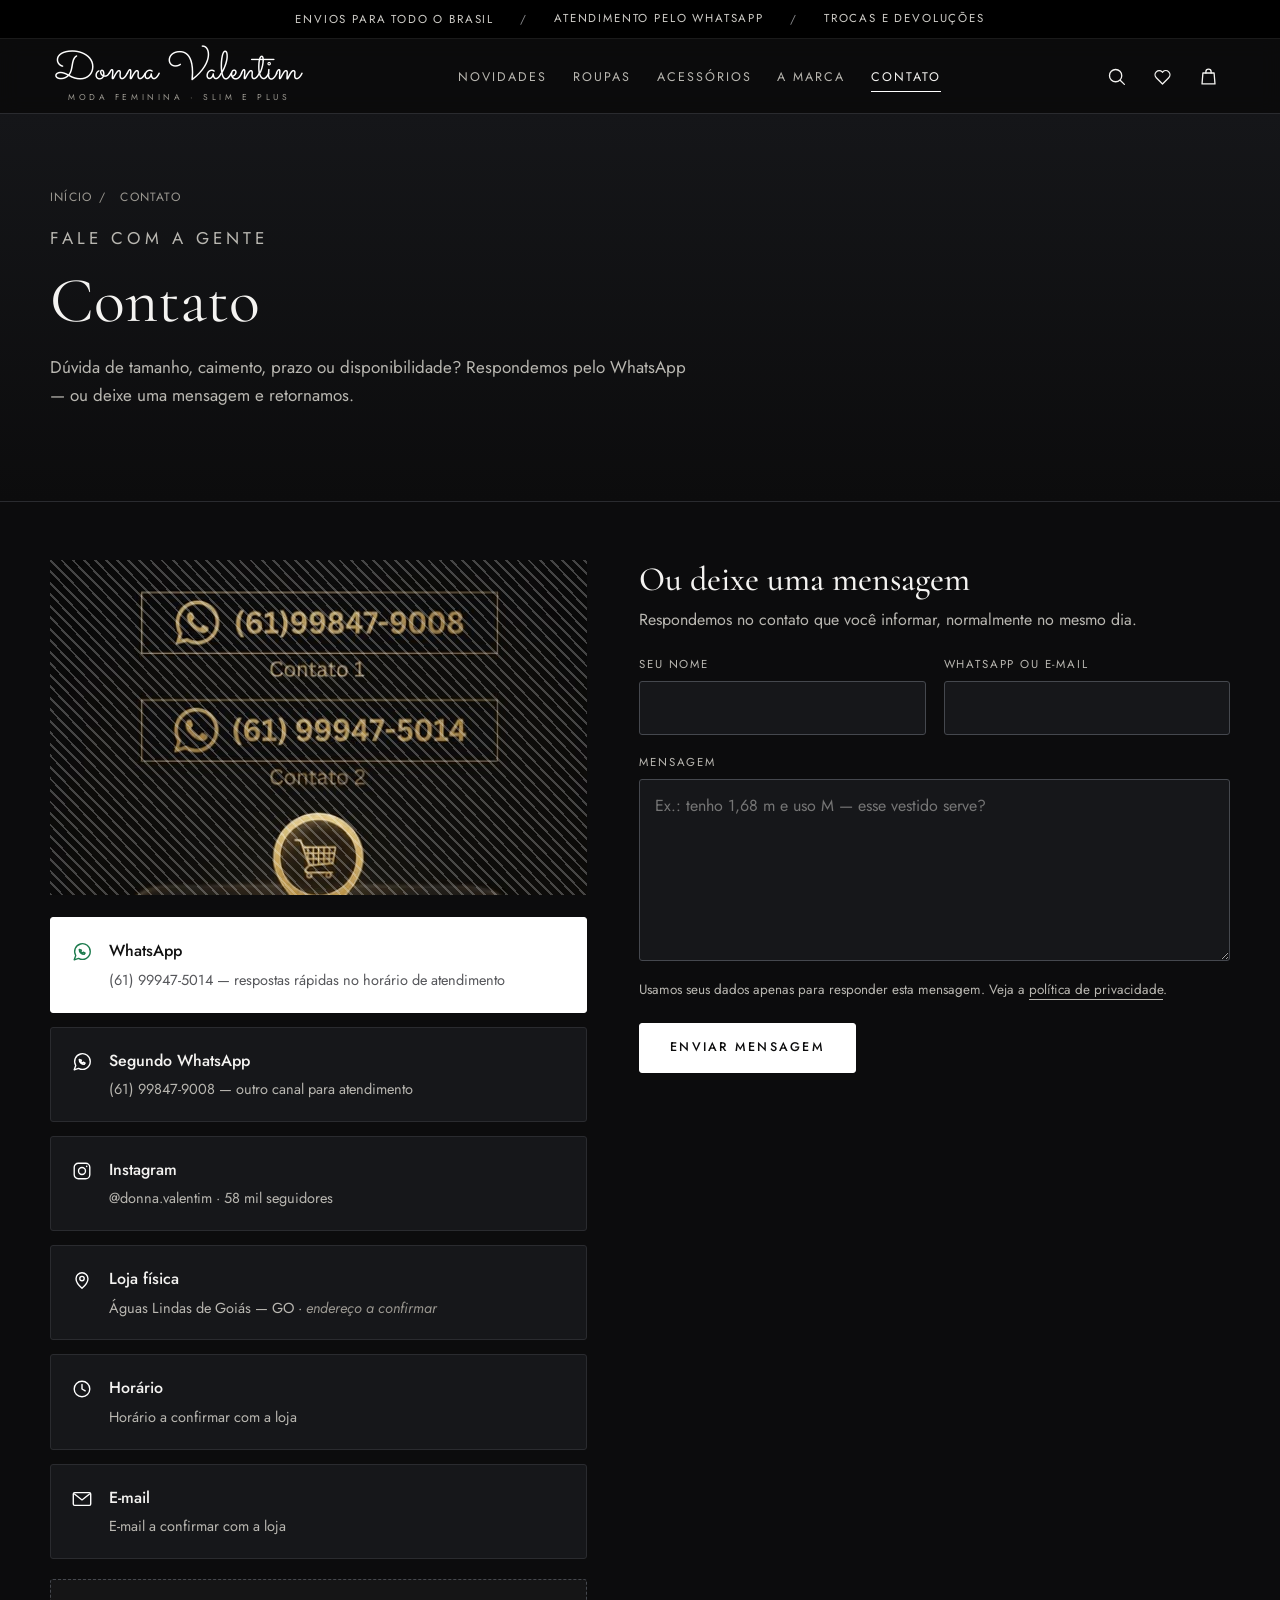
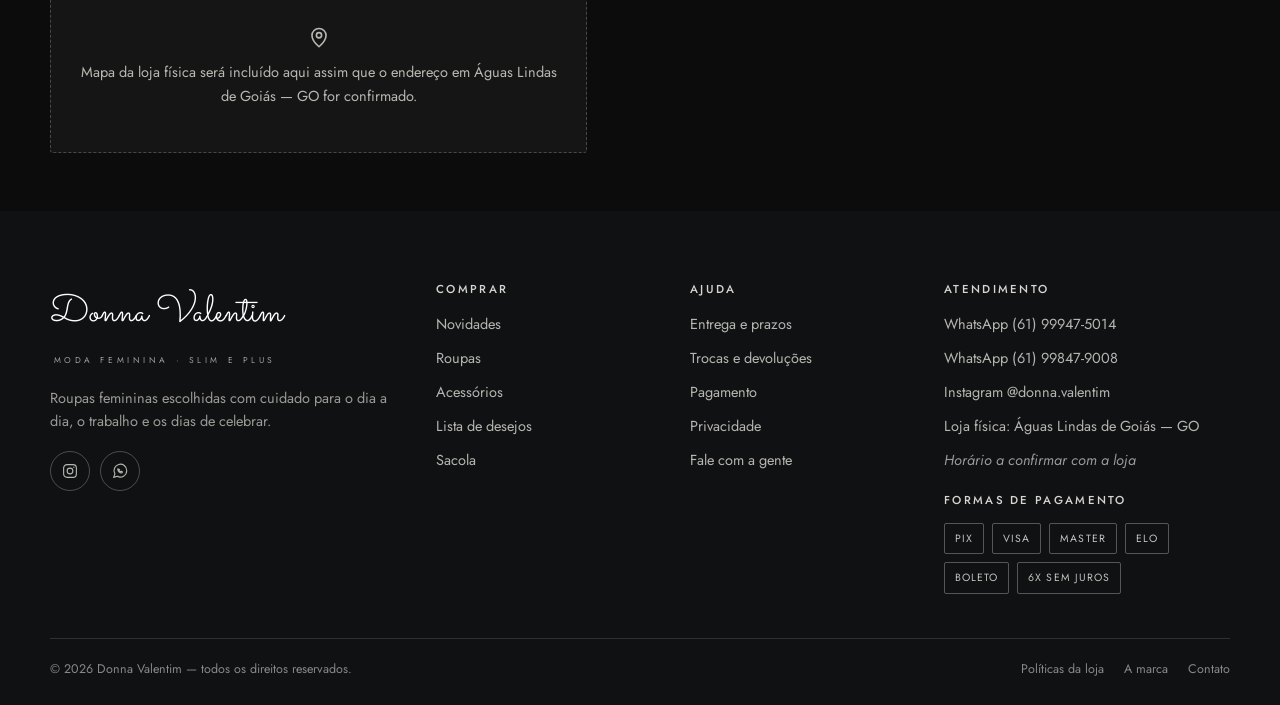
<file: contato.html>
<!DOCTYPE html>
<html lang="pt-BR">
<head>
<meta charset="utf-8">
<meta name="viewport" content="width=device-width,initial-scale=1">
<title>Contato | Donna Valentim — WhatsApp, loja e atendimento</title>
<meta name="description" content="Fale com a Donna Valentim pelo WhatsApp ou envie uma mensagem. Atendimento, endereço e horário da loja.">
<meta name="theme-color" content="#0C0C0D">
<meta property="og:type" content="website">
<meta property="og:title" content="Contato | Donna Valentim">
<meta property="og:description" content="WhatsApp, redes e formulário de contato da Donna Valentim.">
<meta property="og:locale" content="pt_BR">
<link rel="preconnect" href="https://fonts.googleapis.com">
<link rel="preconnect" href="https://fonts.gstatic.com" crossorigin>
<link href="https://fonts.googleapis.com/css2?family=Cormorant+Garamond:ital,wght@0,400;0,500;0,600;1,400;1,500&family=Jost:wght@300;400;500;600&family=Sacramento&display=swap" rel="stylesheet">
<link rel="stylesheet" href="assets/css/style.css">
<link rel="icon" href="data:image/svg+xml,%3Csvg xmlns='http://www.w3.org/2000/svg' viewBox='0 0 64 64'%3E%3Crect width='64' height='64' fill='%23202124'/%3E%3Ctext x='32' y='45' font-family='Georgia,serif' font-size='36' fill='%23F7F5F1' text-anchor='middle'%3EDV%3C/text%3E%3C/svg%3E">
</head>
<body data-page="contato">
<a class="skip" href="#conteudo">Pular para o conteúdo</a>

<svg aria-hidden="true" focusable="false" style="position:absolute;width:0;height:0;overflow:hidden" xmlns="http://www.w3.org/2000/svg"><defs>
<symbol id="i-search" viewBox="0 0 24 24"><circle cx="11" cy="11" r="7"/><line x1="16.5" y1="16.5" x2="21" y2="21"/></symbol>
<symbol id="i-heart" viewBox="0 0 24 24"><path d="M12 20.5 4.9 13.4A4.7 4.7 0 0 1 11.6 6.7l.4.4.4-.4a4.7 4.7 0 0 1 6.7 6.7z"/></symbol>
<symbol id="i-bag" viewBox="0 0 24 24"><path d="M5.6 8h12.8l1 12.5H4.6z"/><path d="M9 8V6.6a3 3 0 0 1 6 0V8"/></symbol>
<symbol id="i-menu" viewBox="0 0 24 24"><line x1="4" y1="7" x2="20" y2="7"/><line x1="4" y1="12" x2="20" y2="12"/><line x1="4" y1="17" x2="20" y2="17"/></symbol>
<symbol id="i-close" viewBox="0 0 24 24"><line x1="6" y1="6" x2="18" y2="18"/><line x1="18" y1="6" x2="6" y2="18"/></symbol>
<symbol id="i-arrow" viewBox="0 0 24 24"><line x1="4" y1="12" x2="19" y2="12"/><polyline points="13 6 19 12 13 18"/></symbol>
<symbol id="i-plus" viewBox="0 0 24 24"><line x1="12" y1="5" x2="12" y2="19"/><line x1="5" y1="12" x2="19" y2="12"/></symbol>
<symbol id="i-minus" viewBox="0 0 24 24"><line x1="5" y1="12" x2="19" y2="12"/></symbol>
<symbol id="i-trash" viewBox="0 0 24 24"><path d="M4 7h16M9 7V5.2h6V7M6.6 7l1 12.6h8.8L17.4 7"/></symbol>
<symbol id="i-check" viewBox="0 0 24 24"><polyline points="4 12.5 9.5 18 20 6.5"/></symbol>
<symbol id="i-star" viewBox="0 0 24 24"><polygon points="12 3.5 14.6 9 20.5 9.7 16.2 13.9 17.3 19.8 12 17 6.7 19.8 7.8 13.9 3.5 9.7 9.4 9"/></symbol>
<symbol id="i-dress" viewBox="0 0 24 24"><path d="M9.4 4.2c1.6 1.5 3.6 1.5 5.2 0l2.6 3.6-2 2 .8 3.4c1.4 2.9 2.4 5.5 3 8.1H6c.6-2.6 1.6-5.2 3-8.1l.8-3.4-2-2z"/><line x1="9.6" y1="8.4" x2="14.4" y2="8.4"/></symbol>
<symbol id="i-blouse" viewBox="0 0 24 24"><path d="M8.5 4.5 12 6.6l3.5-2.1 3.2 3.4-2 1.9.6 3.2H6.7l.6-3.2-2-1.9z"/><path d="M6.7 13h10.6v6.9H6.7z"/></symbol>
<symbol id="i-skirt" viewBox="0 0 24 24"><path d="M7.6 4.5h8.8v2.4H7.6z"/><path d="M8 6.9h8l2.6 13.1H5.4z"/><line x1="12" y1="6.9" x2="12" y2="20"/></symbol>
<symbol id="i-pants" viewBox="0 0 24 24"><path d="M7 4.5h10l-.6 15.5h-3.2L12 11l-1.2 9H7z"/><line x1="7" y1="7.7" x2="17" y2="7.7"/></symbol>
<symbol id="i-earring" viewBox="0 0 24 24"><circle cx="12" cy="7" r="2.4"/><path d="M12 9.4c2.4 2.4 3.9 4 3.9 5.9a3.9 3.9 0 0 1-7.8 0c0-1.9 1.5-3.5 3.9-5.9z"/></symbol>
<symbol id="i-scarf" viewBox="0 0 24 24"><path d="M5 6.5h14L12 19.5z"/><line x1="5" y1="9.6" x2="19" y2="9.6"/></symbol>
<symbol id="i-belt" viewBox="0 0 24 24"><rect x="3" y="9" width="18" height="6" rx="1"/><rect x="9.5" y="7.5" width="5" height="9" rx="1"/><line x1="12" y1="9.5" x2="12" y2="14.5"/></symbol><symbol id="i-chat" viewBox="0 0 24 24"><path d="M21 11.5a8.5 8.5 0 0 1-12.7 7.4L3.5 20.5l1.7-4.7A8.5 8.5 0 1 1 21 11.5z"/><path d="M9 9.2c0 3 2.4 5.4 5.4 5.4l1-1.4-1.9-1-.9.9a5.3 5.3 0 0 1-2.1-2.1l.9-.9z"/></symbol><symbol id="i-clock" viewBox="0 0 24 24"><circle cx="12" cy="12" r="8.5"/><polyline points="12 7 12 12 15.5 14"/></symbol><symbol id="i-ig" viewBox="0 0 24 24"><rect x="3.5" y="3.5" width="17" height="17" rx="4.5"/><circle cx="12" cy="12" r="3.8"/><circle cx="17.1" cy="6.9" r=".9" fill="currentColor" stroke="none"/></symbol><symbol id="i-mail" viewBox="0 0 24 24"><rect x="2.5" y="5" width="19" height="14" rx="1.5"/><polyline points="3.8 6.5 12 13 20.2 6.5"/></symbol><symbol id="i-pin" viewBox="0 0 24 24"><path d="M12 21s6.5-5.6 6.5-10.4A6.5 6.5 0 0 0 5.5 10.6C5.5 15.4 12 21 12 21z"/><circle cx="12" cy="10.4" r="2.4"/></symbol>
</defs></svg>

<div class="topbar" role="region" aria-label="Avisos da loja"><div class="container">
  <span>Envios para todo o Brasil</span><span class="sep">/</span>
  <a href="contato.html">Atendimento pelo WhatsApp</a><span class="sep">/</span>
  <a href="politicas.html#trocas">Trocas e devoluções</a>
</div></div>

<header class="site-header">
  <div class="container header-inner">
    <button class="icon-btn menu-toggle" aria-expanded="false" aria-controls="menu-mobile" aria-label="Abrir menu"><svg class="ic" aria-hidden="true"><use href="#i-menu"></use></svg></button>
    <a class="logo" href="index.html"><span class="logo-script">Donna Valentim</span><span class="logo-sub">moda feminina · slim e plus</span></a>
    <nav class="nav" aria-label="Navegação principal"><ul>
      <li><a href="novidades.html">Novidades</a></li>
      <li><a href="roupas.html">Roupas</a></li>
      <li><a href="acessorios.html">Acessórios</a></li>
      <li><a href="sobre.html">A marca</a></li>
      <li><a href="contato.html" aria-current="page">Contato</a></li>
    </ul></nav>
    <div class="header-actions">
      <button class="icon-btn" data-busca aria-label="Buscar produtos"><svg class="ic" aria-hidden="true"><use href="#i-search"></use></svg></button>
      <a class="icon-btn" href="favoritos.html" aria-label="Lista de desejos"><svg class="ic" aria-hidden="true"><use href="#i-heart"></use></svg><span class="count" data-fav-count aria-hidden="true">0</span></a>
      <a class="icon-btn" href="sacola.html" aria-label="Sacola de compras"><svg class="ic" aria-hidden="true"><use href="#i-bag"></use></svg><span class="count" data-bag-count aria-hidden="true">0</span></a>
    </div>
  </div>
</header>

<div class="mobile-menu" id="menu-mobile" hidden>
  <div class="mm-top">
    <a class="logo" href="index.html"><span class="logo-script">Donna Valentim</span><span class="logo-sub">moda feminina · slim e plus</span></a>
    <button class="icon-btn" id="fechar-menu" aria-label="Fechar menu"><svg class="ic" aria-hidden="true"><use href="#i-close"></use></svg></button>
  </div>
  <nav aria-label="Menu"><ul class="mm-list">
    <li><a href="index.html">Início</a></li>
    <li><a href="novidades.html">Novidades</a></li>
    <li><a href="roupas.html">Roupas</a></li>
    <li><a href="acessorios.html">Acessórios</a></li>
    <li><a href="sobre.html">A marca</a></li>
    <li><a href="contato.html" aria-current="page">Contato</a></li>
  </ul></nav>
  <div class="mm-extra">
    <a href="sacola.html">Sacola de compras</a>
    <a href="favoritos.html">Lista de desejos</a>
    <a data-wa target="_blank" rel="noopener">Falar no WhatsApp</a>
  </div>
</div>

<div class="search-overlay" id="busca-overlay" hidden>
  <div class="search-panel" role="dialog" aria-modal="true" aria-label="Buscar produtos">
    <div class="search-head">
      <svg class="ic" aria-hidden="true"><use href="#i-search"></use></svg>
      <input type="search" id="busca-input" class="search-input" placeholder="Buscar vestidos, blusas, bolsas…" aria-label="Buscar produtos" autocomplete="off">
      <button class="icon-btn" id="fechar-busca" aria-label="Fechar busca"><svg class="ic" aria-hidden="true"><use href="#i-close"></use></svg></button>
    </div>
    <div class="search-results" id="busca-results" aria-live="polite"><div class="search-hint">Digite para buscar no catálogo</div></div>
  </div>
</div>

<main id="conteudo">  <section class="page-head">
    <div class="container">
      <nav class="crumbs" aria-label="Trilha de navegação"><a href="index.html">Início</a><span>/</span><span aria-current="page">Contato</span></nav>
      <p class="kicker">Fale com a gente</p>
      <h1>Contato</h1>
      <p>Dúvida de tamanho, caimento, prazo ou disponibilidade? Respondemos pelo WhatsApp — ou deixe uma mensagem e retornamos.</p>
    </div>
  </section>

  <section class="section section--tight">
    <div class="container contact-grid">
      <div>
        <div class="foto foto--wide foto--real" style="margin-bottom:22px"><img src="assets/img/produtos/p01.jpg" alt="Compre online com a Donna Valentim — atendimento rápido e seguro pelos nossos WhatsApps" width="640" height="640" loading="lazy" decoding="async"></div>

        <div class="contact-list">
          <a class="contact-card wa-card" data-wa target="_blank" rel="noopener">
            <svg class="ic" aria-hidden="true"><use href="#i-chat"></use></svg>
            <span><b>WhatsApp</b><p><span data-whats-exib></span> — respostas rápidas no horário de atendimento</p></span>
          </a>
          <a class="contact-card" data-wa2 target="_blank" rel="noopener">
            <svg class="ic" aria-hidden="true"><use href="#i-chat"></use></svg>
            <span><b>Segundo WhatsApp</b><p><span data-whats2-exib></span> — outro canal para atendimento</p></span>
          </a>
          <a class="contact-card" data-instagram target="_blank" rel="noopener">
            <svg class="ic" aria-hidden="true"><use href="#i-ig"></use></svg>
            <span><b>Instagram</b><p><span data-instagram-exib>@donna.valentim</span> · <span data-instagram-seguidores>58 mil seguidores</span></p></span>
          </a>
          <div class="contact-card">
            <svg class="ic" aria-hidden="true"><use href="#i-pin"></use></svg>
            <span><b>Loja física</b><p><span data-cidade>Águas Lindas de Goiás — GO</span> · <span class="pendente">endereço a confirmar</span></p></span>
          </div>
          <div class="contact-card">
            <svg class="ic" aria-hidden="true"><use href="#i-clock"></use></svg>
            <span><b>Horário</b><p data-horario>Horário a confirmar com a loja</p></span>
          </div>
          <div class="contact-card">
            <svg class="ic" aria-hidden="true"><use href="#i-mail"></use></svg>
            <span><b>E-mail</b><p data-email>E-mail a confirmar com a loja</p></span>
          </div>
        </div>

        <div class="mapa" style="margin-top:20px">
          <svg class="ic" aria-hidden="true" style="width:26px;height:26px;margin:0 auto 10px"><use href="#i-pin"></use></svg>
          Mapa da loja física será incluído aqui assim que o endereço em <span data-cidade>Águas Lindas de Goiás — GO</span> for confirmado.
        </div>
      </div>

      <div>
        <h2 style="font-size:clamp(25px,3.4vw,34px);margin-bottom:8px">Ou deixe uma mensagem</h2>
        <p class="muted" style="margin-bottom:22px">Respondemos no contato que você informar, normalmente no mesmo dia.</p>

        <form id="form-contato" novalidate>
          <div class="form-row">
            <div class="field"><label for="ct-nome">Seu nome</label>
              <input class="input" id="ct-nome" name="nome" autocomplete="name"><p class="err" id="ct-nome-erro" aria-live="polite"></p></div>
            <div class="field"><label for="ct-contato">WhatsApp ou e-mail</label>
              <input class="input" id="ct-contato" name="contato" autocomplete="tel"><p class="err" id="ct-contato-erro" aria-live="polite"></p></div>
          </div>
          <div class="field"><label for="ct-msg">Mensagem</label>
            <textarea class="input" id="ct-msg" name="mensagem" rows="6" placeholder="Ex.: tenho 1,68 m e uso M — esse vestido serve?"></textarea>
            <p class="err" id="ct-msg-erro" aria-live="polite"></p></div>
          <p class="form-note">Usamos seus dados apenas para responder esta mensagem. Veja a
            <a href="politicas.html#privacidade" style="border-bottom:1px solid currentColor">política de privacidade</a>.</p>
          <button class="btn" type="submit" style="margin-top:8px">Enviar mensagem</button>
        </form>

        <div class="confirm" id="contato-ok" hidden tabindex="-1" style="margin-top:10px">
          <h2>Mensagem enviada</h2>
          <p>Obrigada pelo contato! Retornamos assim que possível no número ou e-mail que você informou.</p>
          <div class="row" style="margin-top:16px">
            <a class="btn" data-wa target="_blank" rel="noopener">Prefere falar agora? Ir para o WhatsApp</a>
            <a class="btn btn--ghost" href="novidades.html">Ver novidades</a>
          </div>
        </div>
      </div>
    </div>
  </section></main>

<div class="filters-mobile" id="filtros-mobile" hidden>
  <div class="fm-panel" role="dialog" aria-modal="true" aria-label="Filtros de produtos">
    <div class="fm-head"><h2>Filtros</h2>
      <button class="icon-btn" id="fechar-filtros" aria-label="Fechar filtros"><svg class="ic" aria-hidden="true"><use href="#i-close"></use></svg></button></div>
    <div class="fm-body" id="filtros-mobile-body"></div>
    <div class="fm-foot">
      <button type="button" class="btn btn--ghost btn--sm" data-limpar>Limpar</button>
      <button type="button" class="btn btn--sm" id="aplicar-filtros">Ver resultados</button>
    </div>
  </div>
</div>

<footer class="site-footer">
  <div class="container">
    <div class="foot-grid">
      <div class="foot-brand">
        <span class="logo-script">Donna Valentim</span><br><span class="logo-sub">moda feminina · slim e plus</span>
        <p>Roupas femininas escolhidas com cuidado para o dia a dia, o trabalho e os dias de celebrar.</p>
        <div class="foot-social">
          <a data-instagram target="_blank" rel="noopener" aria-label="Instagram da Donna Valentim"><svg class="ic" aria-hidden="true"><use href="#i-ig"></use></svg></a>
          <a data-wa target="_blank" rel="noopener" aria-label="Falar no WhatsApp"><svg class="ic" aria-hidden="true"><use href="#i-chat"></use></svg></a>
        </div>
      </div>
      <div class="foot-col"><h3>Comprar</h3><ul>
        <li><a href="novidades.html">Novidades</a></li>
        <li><a href="roupas.html">Roupas</a></li>
        <li><a href="acessorios.html">Acessórios</a></li>
        <li><a href="favoritos.html">Lista de desejos</a></li>
        <li><a href="sacola.html">Sacola</a></li></ul></div>
      <div class="foot-col"><h3>Ajuda</h3><ul>
        <li><a href="politicas.html#entrega">Entrega e prazos</a></li>
        <li><a href="politicas.html#trocas">Trocas e devoluções</a></li>
        <li><a href="politicas.html#pagamento">Pagamento</a></li>
        <li><a href="politicas.html#privacidade">Privacidade</a></li>
        <li><a href="contato.html">Fale com a gente</a></li></ul></div>
      <div class="foot-col"><h3>Atendimento</h3><ul>
        <li><a data-wa target="_blank" rel="noopener">WhatsApp <span data-whats-exib></span></a></li>
        <li><a data-wa2 target="_blank" rel="noopener">WhatsApp <span data-whats2-exib></span></a></li>
        <li><a data-instagram target="_blank" rel="noopener">Instagram <span data-instagram-exib>@donna.valentim</span></a></li>
        <li>Loja física: <span data-cidade>Águas Lindas de Goiás — GO</span></li>
        <li class="pendente" data-horario>Horário a confirmar com a loja</li></ul>
        <h3 style="margin-top:22px">Formas de pagamento</h3>
        <div class="pay"><span>Pix</span><span>Visa</span><span>Master</span><span>Elo</span><span>Boleto</span><span>6x sem juros</span></div>
      </div>
    </div>
    <div class="foot-bottom">
      <span>© 2026 Donna Valentim — todos os direitos reservados.</span>
      <ul><li><a href="politicas.html">Políticas da loja</a></li><li><a href="sobre.html">A marca</a></li><li><a href="contato.html">Contato</a></li></ul>
    </div>
  </div>
</footer>

<script src="assets/js/data.js"></script>
<script src="assets/js/app.js"></script>
</body>
</html>
</file>
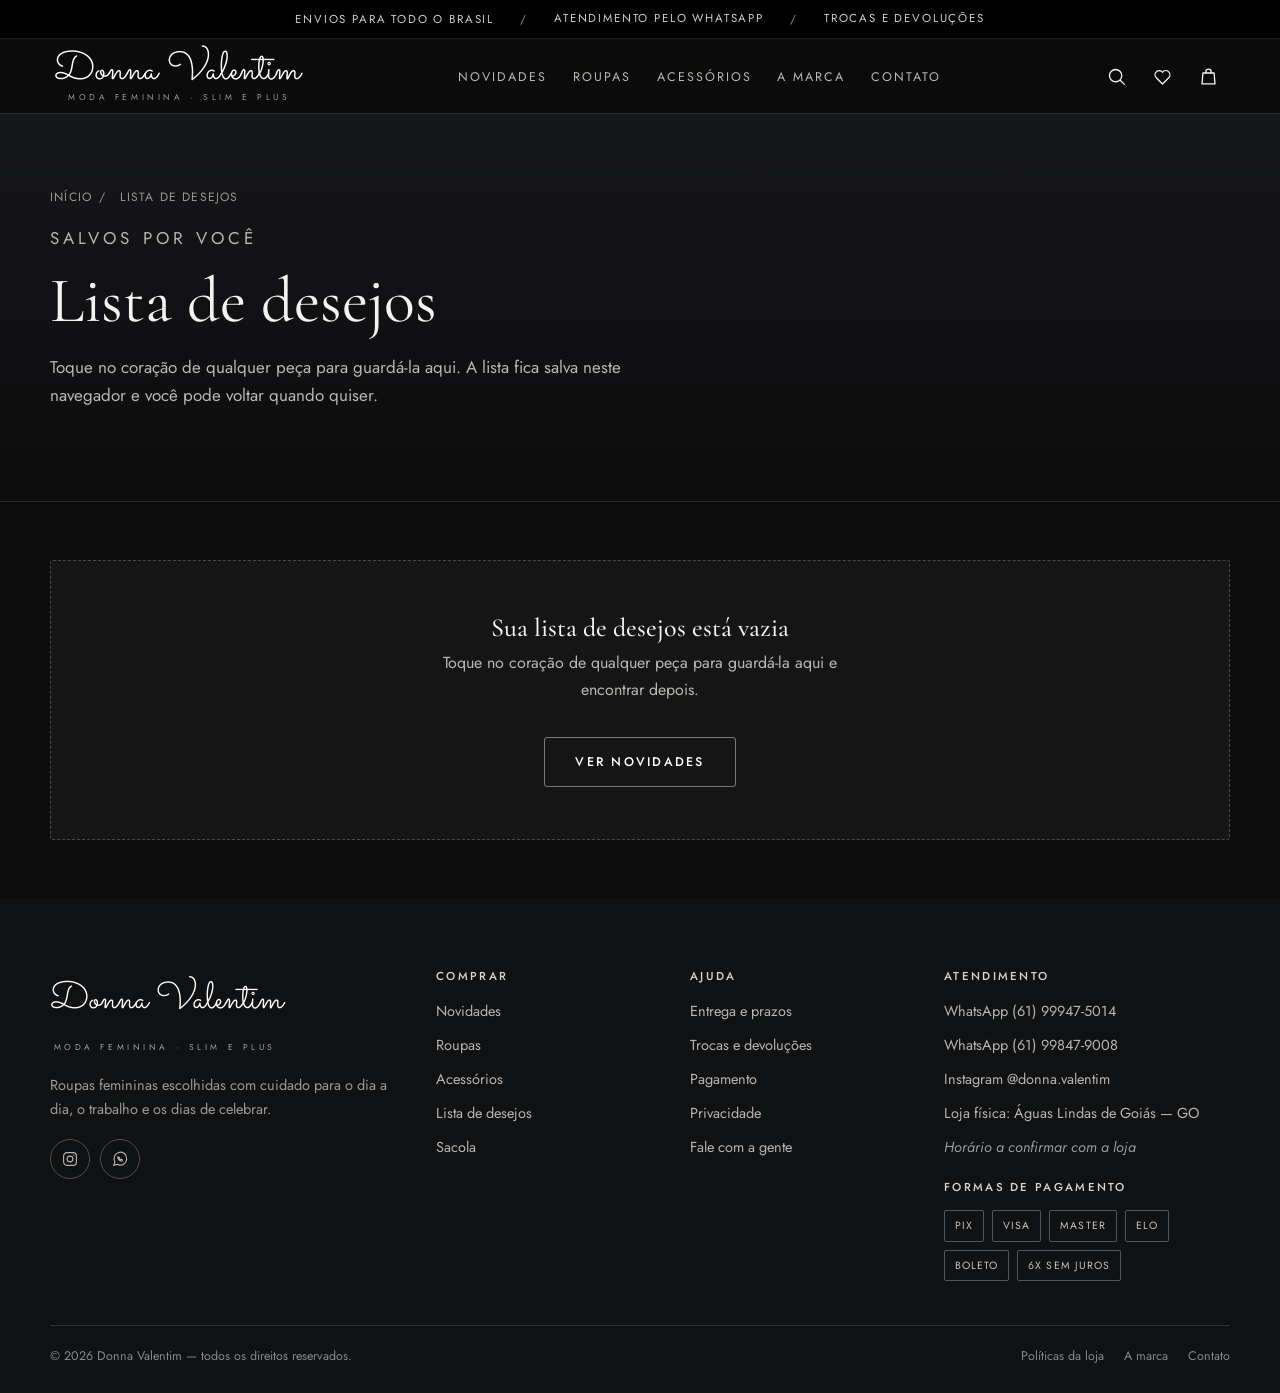
<file: favoritos.html>
<!DOCTYPE html>
<html lang="pt-BR">
<head>
<meta charset="utf-8">
<meta name="viewport" content="width=device-width,initial-scale=1">
<title>Lista de desejos | Donna Valentim</title>
<meta name="description" content="Suas peças favoritas da Donna Valentim, salvas para você comparar e finalizar depois.">
<meta name="theme-color" content="#0C0C0D">
<meta name="robots" content="noindex">
<meta property="og:type" content="website">
<meta property="og:title" content="Lista de desejos | Donna Valentim">
<meta property="og:description" content="As peças que você salvou na Donna Valentim.">
<meta property="og:locale" content="pt_BR">
<link rel="preconnect" href="https://fonts.googleapis.com">
<link rel="preconnect" href="https://fonts.gstatic.com" crossorigin>
<link href="https://fonts.googleapis.com/css2?family=Cormorant+Garamond:ital,wght@0,400;0,500;0,600;1,400;1,500&family=Jost:wght@300;400;500;600&family=Sacramento&display=swap" rel="stylesheet">
<link rel="stylesheet" href="assets/css/style.css">
<link rel="icon" href="data:image/svg+xml,%3Csvg xmlns='http://www.w3.org/2000/svg' viewBox='0 0 64 64'%3E%3Crect width='64' height='64' fill='%23202124'/%3E%3Ctext x='32' y='45' font-family='Georgia,serif' font-size='36' fill='%23F7F5F1' text-anchor='middle'%3EDV%3C/text%3E%3C/svg%3E">
</head>
<body data-page="favoritos">
<a class="skip" href="#conteudo">Pular para o conteúdo</a>

<svg aria-hidden="true" focusable="false" style="position:absolute;width:0;height:0;overflow:hidden" xmlns="http://www.w3.org/2000/svg"><defs>
<symbol id="i-search" viewBox="0 0 24 24"><circle cx="11" cy="11" r="7"/><line x1="16.5" y1="16.5" x2="21" y2="21"/></symbol>
<symbol id="i-heart" viewBox="0 0 24 24"><path d="M12 20.5 4.9 13.4A4.7 4.7 0 0 1 11.6 6.7l.4.4.4-.4a4.7 4.7 0 0 1 6.7 6.7z"/></symbol>
<symbol id="i-bag" viewBox="0 0 24 24"><path d="M5.6 8h12.8l1 12.5H4.6z"/><path d="M9 8V6.6a3 3 0 0 1 6 0V8"/></symbol>
<symbol id="i-menu" viewBox="0 0 24 24"><line x1="4" y1="7" x2="20" y2="7"/><line x1="4" y1="12" x2="20" y2="12"/><line x1="4" y1="17" x2="20" y2="17"/></symbol>
<symbol id="i-close" viewBox="0 0 24 24"><line x1="6" y1="6" x2="18" y2="18"/><line x1="18" y1="6" x2="6" y2="18"/></symbol>
<symbol id="i-arrow" viewBox="0 0 24 24"><line x1="4" y1="12" x2="19" y2="12"/><polyline points="13 6 19 12 13 18"/></symbol>
<symbol id="i-plus" viewBox="0 0 24 24"><line x1="12" y1="5" x2="12" y2="19"/><line x1="5" y1="12" x2="19" y2="12"/></symbol>
<symbol id="i-minus" viewBox="0 0 24 24"><line x1="5" y1="12" x2="19" y2="12"/></symbol>
<symbol id="i-trash" viewBox="0 0 24 24"><path d="M4 7h16M9 7V5.2h6V7M6.6 7l1 12.6h8.8L17.4 7"/></symbol>
<symbol id="i-check" viewBox="0 0 24 24"><polyline points="4 12.5 9.5 18 20 6.5"/></symbol>
<symbol id="i-star" viewBox="0 0 24 24"><polygon points="12 3.5 14.6 9 20.5 9.7 16.2 13.9 17.3 19.8 12 17 6.7 19.8 7.8 13.9 3.5 9.7 9.4 9"/></symbol>
<symbol id="i-dress" viewBox="0 0 24 24"><path d="M9.4 4.2c1.6 1.5 3.6 1.5 5.2 0l2.6 3.6-2 2 .8 3.4c1.4 2.9 2.4 5.5 3 8.1H6c.6-2.6 1.6-5.2 3-8.1l.8-3.4-2-2z"/><line x1="9.6" y1="8.4" x2="14.4" y2="8.4"/></symbol>
<symbol id="i-blouse" viewBox="0 0 24 24"><path d="M8.5 4.5 12 6.6l3.5-2.1 3.2 3.4-2 1.9.6 3.2H6.7l.6-3.2-2-1.9z"/><path d="M6.7 13h10.6v6.9H6.7z"/></symbol>
<symbol id="i-skirt" viewBox="0 0 24 24"><path d="M7.6 4.5h8.8v2.4H7.6z"/><path d="M8 6.9h8l2.6 13.1H5.4z"/><line x1="12" y1="6.9" x2="12" y2="20"/></symbol>
<symbol id="i-pants" viewBox="0 0 24 24"><path d="M7 4.5h10l-.6 15.5h-3.2L12 11l-1.2 9H7z"/><line x1="7" y1="7.7" x2="17" y2="7.7"/></symbol>
<symbol id="i-earring" viewBox="0 0 24 24"><circle cx="12" cy="7" r="2.4"/><path d="M12 9.4c2.4 2.4 3.9 4 3.9 5.9a3.9 3.9 0 0 1-7.8 0c0-1.9 1.5-3.5 3.9-5.9z"/></symbol>
<symbol id="i-scarf" viewBox="0 0 24 24"><path d="M5 6.5h14L12 19.5z"/><line x1="5" y1="9.6" x2="19" y2="9.6"/></symbol>
<symbol id="i-belt" viewBox="0 0 24 24"><rect x="3" y="9" width="18" height="6" rx="1"/><rect x="9.5" y="7.5" width="5" height="9" rx="1"/><line x1="12" y1="9.5" x2="12" y2="14.5"/></symbol><symbol id="i-chat" viewBox="0 0 24 24"><path d="M21 11.5a8.5 8.5 0 0 1-12.7 7.4L3.5 20.5l1.7-4.7A8.5 8.5 0 1 1 21 11.5z"/><path d="M9 9.2c0 3 2.4 5.4 5.4 5.4l1-1.4-1.9-1-.9.9a5.3 5.3 0 0 1-2.1-2.1l.9-.9z"/></symbol><symbol id="i-ig" viewBox="0 0 24 24"><rect x="3.5" y="3.5" width="17" height="17" rx="4.5"/><circle cx="12" cy="12" r="3.8"/><circle cx="17.1" cy="6.9" r=".9" fill="currentColor" stroke="none"/></symbol>
</defs></svg>

<div class="topbar" role="region" aria-label="Avisos da loja"><div class="container">
  <span>Envios para todo o Brasil</span><span class="sep">/</span>
  <a href="contato.html">Atendimento pelo WhatsApp</a><span class="sep">/</span>
  <a href="politicas.html#trocas">Trocas e devoluções</a>
</div></div>

<header class="site-header">
  <div class="container header-inner">
    <button class="icon-btn menu-toggle" aria-expanded="false" aria-controls="menu-mobile" aria-label="Abrir menu"><svg class="ic" aria-hidden="true"><use href="#i-menu"></use></svg></button>
    <a class="logo" href="index.html"><span class="logo-script">Donna Valentim</span><span class="logo-sub">moda feminina · slim e plus</span></a>
    <nav class="nav" aria-label="Navegação principal"><ul>
      <li><a href="novidades.html">Novidades</a></li>
      <li><a href="roupas.html">Roupas</a></li>
      <li><a href="acessorios.html">Acessórios</a></li>
      <li><a href="sobre.html">A marca</a></li>
      <li><a href="contato.html">Contato</a></li>
    </ul></nav>
    <div class="header-actions">
      <button class="icon-btn" data-busca aria-label="Buscar produtos"><svg class="ic" aria-hidden="true"><use href="#i-search"></use></svg></button>
      <a class="icon-btn" href="favoritos.html" aria-label="Lista de desejos"><svg class="ic" aria-hidden="true"><use href="#i-heart"></use></svg><span class="count" data-fav-count aria-hidden="true">0</span></a>
      <a class="icon-btn" href="sacola.html" aria-label="Sacola de compras"><svg class="ic" aria-hidden="true"><use href="#i-bag"></use></svg><span class="count" data-bag-count aria-hidden="true">0</span></a>
    </div>
  </div>
</header>

<div class="mobile-menu" id="menu-mobile" hidden>
  <div class="mm-top">
    <a class="logo" href="index.html"><span class="logo-script">Donna Valentim</span><span class="logo-sub">moda feminina · slim e plus</span></a>
    <button class="icon-btn" id="fechar-menu" aria-label="Fechar menu"><svg class="ic" aria-hidden="true"><use href="#i-close"></use></svg></button>
  </div>
  <nav aria-label="Menu"><ul class="mm-list">
    <li><a href="index.html">Início</a></li>
    <li><a href="novidades.html">Novidades</a></li>
    <li><a href="roupas.html">Roupas</a></li>
    <li><a href="acessorios.html">Acessórios</a></li>
    <li><a href="sobre.html">A marca</a></li>
    <li><a href="contato.html">Contato</a></li>
  </ul></nav>
  <div class="mm-extra">
    <a href="sacola.html">Sacola de compras</a>
    <a href="favoritos.html">Lista de desejos</a>
    <a data-wa target="_blank" rel="noopener">Falar no WhatsApp</a>
  </div>
</div>

<div class="search-overlay" id="busca-overlay" hidden>
  <div class="search-panel" role="dialog" aria-modal="true" aria-label="Buscar produtos">
    <div class="search-head">
      <svg class="ic" aria-hidden="true"><use href="#i-search"></use></svg>
      <input type="search" id="busca-input" class="search-input" placeholder="Buscar vestidos, blusas, bolsas…" aria-label="Buscar produtos" autocomplete="off">
      <button class="icon-btn" id="fechar-busca" aria-label="Fechar busca"><svg class="ic" aria-hidden="true"><use href="#i-close"></use></svg></button>
    </div>
    <div class="search-results" id="busca-results" aria-live="polite"><div class="search-hint">Digite para buscar no catálogo</div></div>
  </div>
</div>

<main id="conteudo">  <section class="page-head">
    <div class="container">
      <nav class="crumbs" aria-label="Trilha de navegação"><a href="index.html">Início</a><span>/</span><span aria-current="page">Lista de desejos</span></nav>
      <p class="kicker">Salvos por você</p>
      <h1>Lista de desejos</h1>
      <p>Toque no coração de qualquer peça para guardá-la aqui. A lista fica salva neste navegador e você pode voltar quando quiser.</p>
    </div>
  </section>

  <section class="section section--tight">
    <div class="container">
      <div class="product-grid" id="grid-favoritos"></div>
    </div>
  </section></main>

<div class="filters-mobile" id="filtros-mobile" hidden>
  <div class="fm-panel" role="dialog" aria-modal="true" aria-label="Filtros de produtos">
    <div class="fm-head"><h2>Filtros</h2>
      <button class="icon-btn" id="fechar-filtros" aria-label="Fechar filtros"><svg class="ic" aria-hidden="true"><use href="#i-close"></use></svg></button></div>
    <div class="fm-body" id="filtros-mobile-body"></div>
    <div class="fm-foot">
      <button type="button" class="btn btn--ghost btn--sm" data-limpar>Limpar</button>
      <button type="button" class="btn btn--sm" id="aplicar-filtros">Ver resultados</button>
    </div>
  </div>
</div>

<footer class="site-footer">
  <div class="container">
    <div class="foot-grid">
      <div class="foot-brand">
        <span class="logo-script">Donna Valentim</span><br><span class="logo-sub">moda feminina · slim e plus</span>
        <p>Roupas femininas escolhidas com cuidado para o dia a dia, o trabalho e os dias de celebrar.</p>
        <div class="foot-social">
          <a data-instagram target="_blank" rel="noopener" aria-label="Instagram da Donna Valentim"><svg class="ic" aria-hidden="true"><use href="#i-ig"></use></svg></a>
          <a data-wa target="_blank" rel="noopener" aria-label="Falar no WhatsApp"><svg class="ic" aria-hidden="true"><use href="#i-chat"></use></svg></a>
        </div>
      </div>
      <div class="foot-col"><h3>Comprar</h3><ul>
        <li><a href="novidades.html">Novidades</a></li>
        <li><a href="roupas.html">Roupas</a></li>
        <li><a href="acessorios.html">Acessórios</a></li>
        <li><a href="favoritos.html">Lista de desejos</a></li>
        <li><a href="sacola.html">Sacola</a></li></ul></div>
      <div class="foot-col"><h3>Ajuda</h3><ul>
        <li><a href="politicas.html#entrega">Entrega e prazos</a></li>
        <li><a href="politicas.html#trocas">Trocas e devoluções</a></li>
        <li><a href="politicas.html#pagamento">Pagamento</a></li>
        <li><a href="politicas.html#privacidade">Privacidade</a></li>
        <li><a href="contato.html">Fale com a gente</a></li></ul></div>
      <div class="foot-col"><h3>Atendimento</h3><ul>
        <li><a data-wa target="_blank" rel="noopener">WhatsApp <span data-whats-exib></span></a></li>
        <li><a data-wa2 target="_blank" rel="noopener">WhatsApp <span data-whats2-exib></span></a></li>
        <li><a data-instagram target="_blank" rel="noopener">Instagram <span data-instagram-exib>@donna.valentim</span></a></li>
        <li>Loja física: <span data-cidade>Águas Lindas de Goiás — GO</span></li>
        <li class="pendente" data-horario>Horário a confirmar com a loja</li></ul>
        <h3 style="margin-top:22px">Formas de pagamento</h3>
        <div class="pay"><span>Pix</span><span>Visa</span><span>Master</span><span>Elo</span><span>Boleto</span><span>6x sem juros</span></div>
      </div>
    </div>
    <div class="foot-bottom">
      <span>© 2026 Donna Valentim — todos os direitos reservados.</span>
      <ul><li><a href="politicas.html">Políticas da loja</a></li><li><a href="sobre.html">A marca</a></li><li><a href="contato.html">Contato</a></li></ul>
    </div>
  </div>
</footer>

<script src="assets/js/data.js"></script>
<script src="assets/js/app.js"></script>
</body>
</html>
</file>
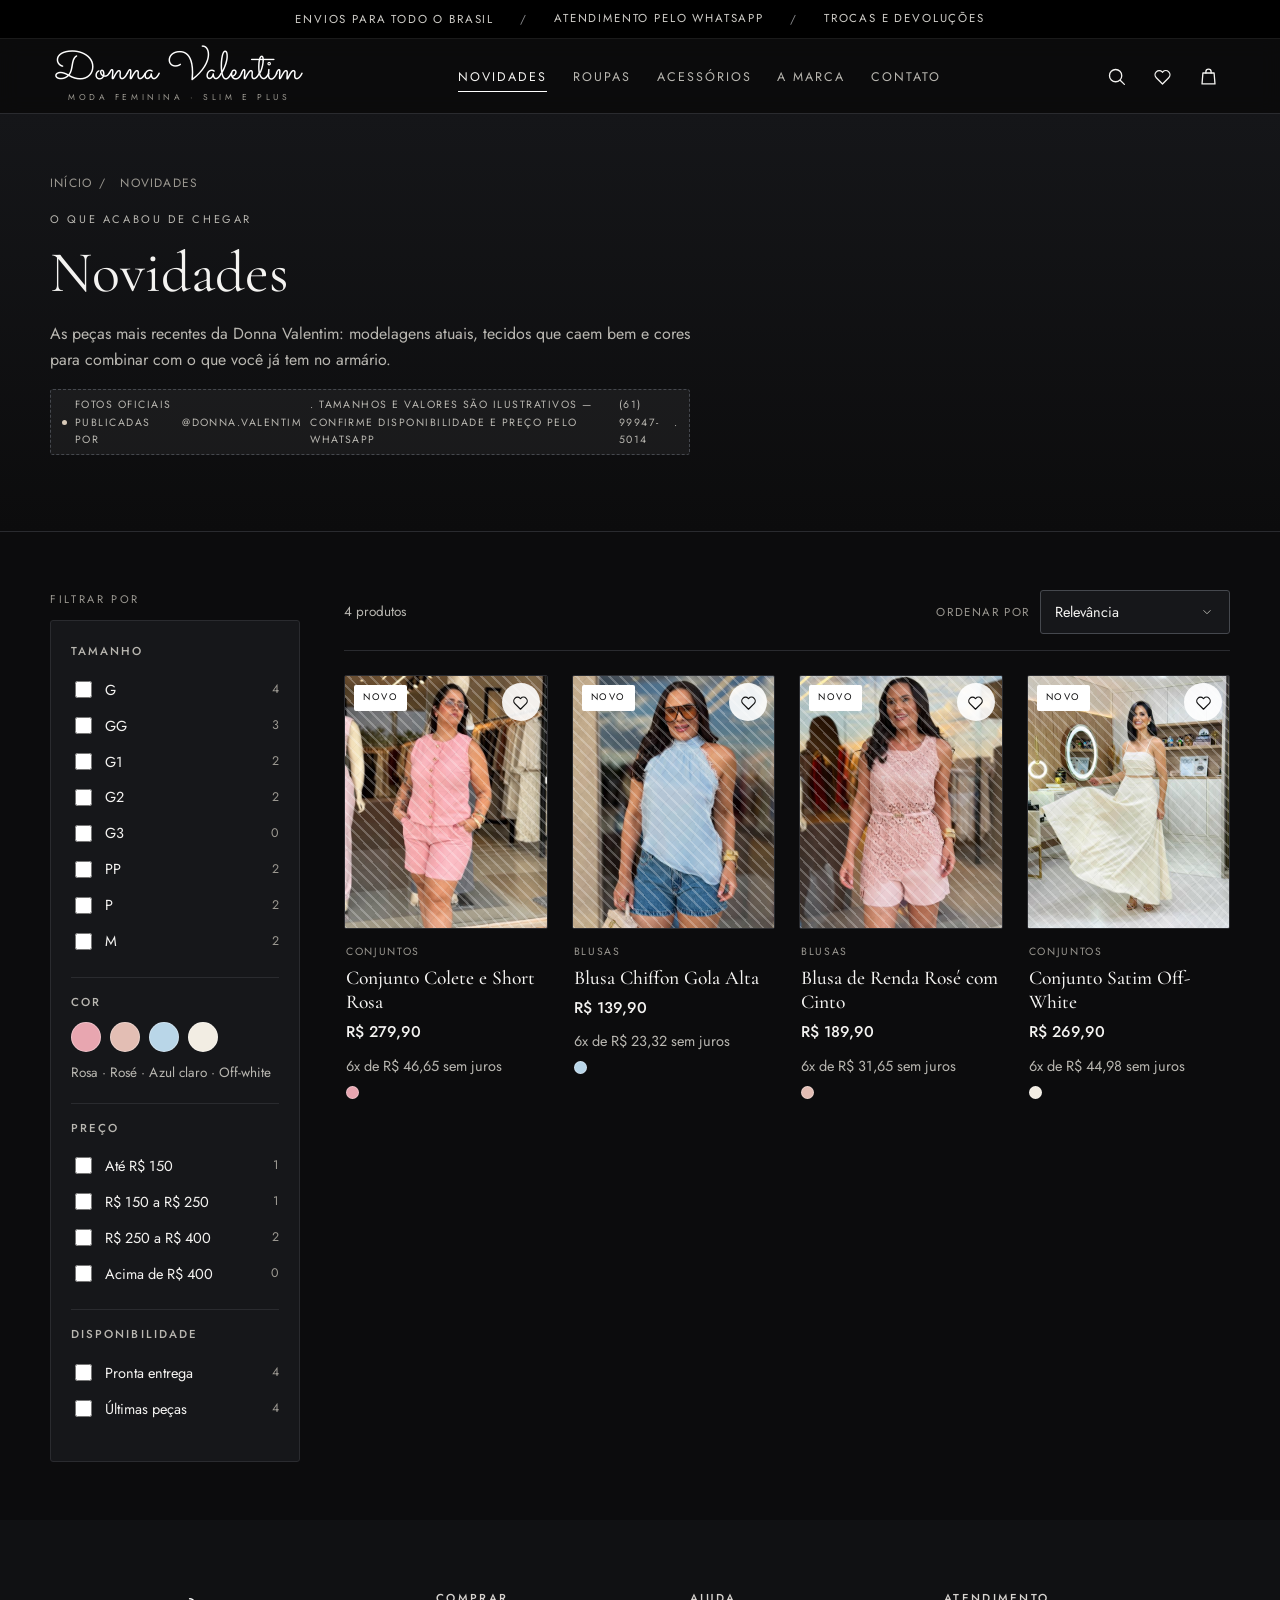
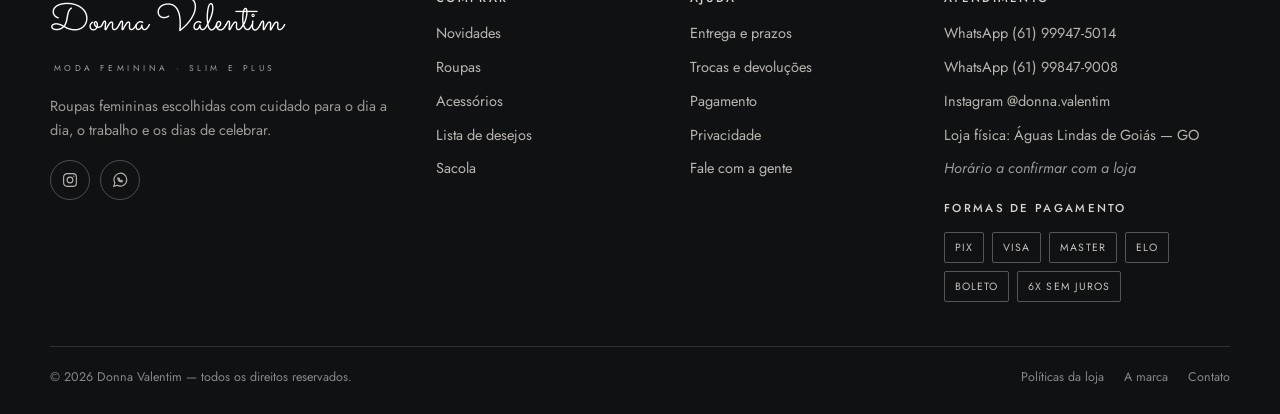
<file: novidades.html>
<!DOCTYPE html>
<html lang="pt-BR">
<head>
<meta charset="utf-8">
<meta name="viewport" content="width=device-width,initial-scale=1">
<title>Novidades | Donna Valentim — peças recém-chegadas</title>
<meta name="description" content="As novidades da Donna Valentim: peças recém-chegadas com tamanhos, cores e preços atualizados. Filtre e encontre a sua.">
<meta name="theme-color" content="#0C0C0D">
<meta property="og:type" content="website">
<meta property="og:title" content="Novidades | Donna Valentim">
<meta property="og:description" content="Conheça as peças recém-chegadas da Donna Valentim.">
<meta property="og:locale" content="pt_BR">
<link rel="preconnect" href="https://fonts.googleapis.com">
<link rel="preconnect" href="https://fonts.gstatic.com" crossorigin>
<link href="https://fonts.googleapis.com/css2?family=Cormorant+Garamond:ital,wght@0,400;0,500;0,600;1,400;1,500&family=Jost:wght@300;400;500;600&family=Sacramento&display=swap" rel="stylesheet">
<link rel="stylesheet" href="assets/css/style.css">
<link rel="icon" href="data:image/svg+xml,%3Csvg xmlns='http://www.w3.org/2000/svg' viewBox='0 0 64 64'%3E%3Crect width='64' height='64' fill='%23202124'/%3E%3Ctext x='32' y='45' font-family='Georgia,serif' font-size='36' fill='%23F7F5F1' text-anchor='middle'%3EDV%3C/text%3E%3C/svg%3E">
</head>
<body data-page="categoria" data-cat="novidades">
<a class="skip" href="#conteudo">Pular para o conteúdo</a>

<svg aria-hidden="true" focusable="false" style="position:absolute;width:0;height:0;overflow:hidden" xmlns="http://www.w3.org/2000/svg"><defs>
<symbol id="i-search" viewBox="0 0 24 24"><circle cx="11" cy="11" r="7"/><line x1="16.5" y1="16.5" x2="21" y2="21"/></symbol>
<symbol id="i-heart" viewBox="0 0 24 24"><path d="M12 20.5 4.9 13.4A4.7 4.7 0 0 1 11.6 6.7l.4.4.4-.4a4.7 4.7 0 0 1 6.7 6.7z"/></symbol>
<symbol id="i-bag" viewBox="0 0 24 24"><path d="M5.6 8h12.8l1 12.5H4.6z"/><path d="M9 8V6.6a3 3 0 0 1 6 0V8"/></symbol>
<symbol id="i-menu" viewBox="0 0 24 24"><line x1="4" y1="7" x2="20" y2="7"/><line x1="4" y1="12" x2="20" y2="12"/><line x1="4" y1="17" x2="20" y2="17"/></symbol>
<symbol id="i-close" viewBox="0 0 24 24"><line x1="6" y1="6" x2="18" y2="18"/><line x1="18" y1="6" x2="6" y2="18"/></symbol>
<symbol id="i-arrow" viewBox="0 0 24 24"><line x1="4" y1="12" x2="19" y2="12"/><polyline points="13 6 19 12 13 18"/></symbol>
<symbol id="i-plus" viewBox="0 0 24 24"><line x1="12" y1="5" x2="12" y2="19"/><line x1="5" y1="12" x2="19" y2="12"/></symbol>
<symbol id="i-minus" viewBox="0 0 24 24"><line x1="5" y1="12" x2="19" y2="12"/></symbol>
<symbol id="i-trash" viewBox="0 0 24 24"><path d="M4 7h16M9 7V5.2h6V7M6.6 7l1 12.6h8.8L17.4 7"/></symbol>
<symbol id="i-check" viewBox="0 0 24 24"><polyline points="4 12.5 9.5 18 20 6.5"/></symbol>
<symbol id="i-star" viewBox="0 0 24 24"><polygon points="12 3.5 14.6 9 20.5 9.7 16.2 13.9 17.3 19.8 12 17 6.7 19.8 7.8 13.9 3.5 9.7 9.4 9"/></symbol>
<symbol id="i-dress" viewBox="0 0 24 24"><path d="M9.4 4.2c1.6 1.5 3.6 1.5 5.2 0l2.6 3.6-2 2 .8 3.4c1.4 2.9 2.4 5.5 3 8.1H6c.6-2.6 1.6-5.2 3-8.1l.8-3.4-2-2z"/><line x1="9.6" y1="8.4" x2="14.4" y2="8.4"/></symbol>
<symbol id="i-blouse" viewBox="0 0 24 24"><path d="M8.5 4.5 12 6.6l3.5-2.1 3.2 3.4-2 1.9.6 3.2H6.7l.6-3.2-2-1.9z"/><path d="M6.7 13h10.6v6.9H6.7z"/></symbol>
<symbol id="i-skirt" viewBox="0 0 24 24"><path d="M7.6 4.5h8.8v2.4H7.6z"/><path d="M8 6.9h8l2.6 13.1H5.4z"/><line x1="12" y1="6.9" x2="12" y2="20"/></symbol>
<symbol id="i-pants" viewBox="0 0 24 24"><path d="M7 4.5h10l-.6 15.5h-3.2L12 11l-1.2 9H7z"/><line x1="7" y1="7.7" x2="17" y2="7.7"/></symbol>
<symbol id="i-earring" viewBox="0 0 24 24"><circle cx="12" cy="7" r="2.4"/><path d="M12 9.4c2.4 2.4 3.9 4 3.9 5.9a3.9 3.9 0 0 1-7.8 0c0-1.9 1.5-3.5 3.9-5.9z"/></symbol>
<symbol id="i-scarf" viewBox="0 0 24 24"><path d="M5 6.5h14L12 19.5z"/><line x1="5" y1="9.6" x2="19" y2="9.6"/></symbol>
<symbol id="i-belt" viewBox="0 0 24 24"><rect x="3" y="9" width="18" height="6" rx="1"/><rect x="9.5" y="7.5" width="5" height="9" rx="1"/><line x1="12" y1="9.5" x2="12" y2="14.5"/></symbol><symbol id="i-chat" viewBox="0 0 24 24"><path d="M21 11.5a8.5 8.5 0 0 1-12.7 7.4L3.5 20.5l1.7-4.7A8.5 8.5 0 1 1 21 11.5z"/><path d="M9 9.2c0 3 2.4 5.4 5.4 5.4l1-1.4-1.9-1-.9.9a5.3 5.3 0 0 1-2.1-2.1l.9-.9z"/></symbol><symbol id="i-ig" viewBox="0 0 24 24"><rect x="3.5" y="3.5" width="17" height="17" rx="4.5"/><circle cx="12" cy="12" r="3.8"/><circle cx="17.1" cy="6.9" r=".9" fill="currentColor" stroke="none"/></symbol>
</defs></svg>

<div class="topbar" role="region" aria-label="Avisos da loja"><div class="container">
  <span>Envios para todo o Brasil</span><span class="sep">/</span>
  <a href="contato.html">Atendimento pelo WhatsApp</a><span class="sep">/</span>
  <a href="politicas.html#trocas">Trocas e devoluções</a>
</div></div>

<header class="site-header">
  <div class="container header-inner">
    <button class="icon-btn menu-toggle" aria-expanded="false" aria-controls="menu-mobile" aria-label="Abrir menu"><svg class="ic" aria-hidden="true"><use href="#i-menu"></use></svg></button>
    <a class="logo" href="index.html"><span class="logo-script">Donna Valentim</span><span class="logo-sub">moda feminina · slim e plus</span></a>
    <nav class="nav" aria-label="Navegação principal"><ul>
      <li><a href="novidades.html" aria-current="page">Novidades</a></li>
      <li><a href="roupas.html">Roupas</a></li>
      <li><a href="acessorios.html">Acessórios</a></li>
      <li><a href="sobre.html">A marca</a></li>
      <li><a href="contato.html">Contato</a></li>
    </ul></nav>
    <div class="header-actions">
      <button class="icon-btn" data-busca aria-label="Buscar produtos"><svg class="ic" aria-hidden="true"><use href="#i-search"></use></svg></button>
      <a class="icon-btn" href="favoritos.html" aria-label="Lista de desejos"><svg class="ic" aria-hidden="true"><use href="#i-heart"></use></svg><span class="count" data-fav-count aria-hidden="true">0</span></a>
      <a class="icon-btn" href="sacola.html" aria-label="Sacola de compras"><svg class="ic" aria-hidden="true"><use href="#i-bag"></use></svg><span class="count" data-bag-count aria-hidden="true">0</span></a>
    </div>
  </div>
</header>

<div class="mobile-menu" id="menu-mobile" hidden>
  <div class="mm-top">
    <a class="logo" href="index.html"><span class="logo-script">Donna Valentim</span><span class="logo-sub">moda feminina · slim e plus</span></a>
    <button class="icon-btn" id="fechar-menu" aria-label="Fechar menu"><svg class="ic" aria-hidden="true"><use href="#i-close"></use></svg></button>
  </div>
  <nav aria-label="Menu"><ul class="mm-list">
    <li><a href="index.html">Início</a></li>
    <li><a href="novidades.html" aria-current="page">Novidades</a></li>
    <li><a href="roupas.html">Roupas</a></li>
    <li><a href="acessorios.html">Acessórios</a></li>
    <li><a href="sobre.html">A marca</a></li>
    <li><a href="contato.html">Contato</a></li>
  </ul></nav>
  <div class="mm-extra">
    <a href="sacola.html">Sacola de compras</a>
    <a href="favoritos.html">Lista de desejos</a>
    <a data-wa target="_blank" rel="noopener">Falar no WhatsApp</a>
  </div>
</div>

<div class="search-overlay" id="busca-overlay" hidden>
  <div class="search-panel" role="dialog" aria-modal="true" aria-label="Buscar produtos">
    <div class="search-head">
      <svg class="ic" aria-hidden="true"><use href="#i-search"></use></svg>
      <input type="search" id="busca-input" class="search-input" placeholder="Buscar vestidos, blusas, bolsas…" aria-label="Buscar produtos" autocomplete="off">
      <button class="icon-btn" id="fechar-busca" aria-label="Fechar busca"><svg class="ic" aria-hidden="true"><use href="#i-close"></use></svg></button>
    </div>
    <div class="search-results" id="busca-results" aria-live="polite"><div class="search-hint">Digite para buscar no catálogo</div></div>
  </div>
</div>

<main id="conteudo">
  <section class="cat-hero">
    <div class="container">
      <nav class="crumbs" aria-label="Trilha de navegação"><a href="index.html">Início</a><span>/</span><span aria-current="page">Novidades</span></nav>
      <p class="kicker" id="cat-sub">Peças recém-chegadas</p>
      <h1 id="cat-title">Novidades</h1>
      <p id="cat-texto">A chegada mais recente da Donna Valentim: modelagens atuais, tecidos que caem bem e cores para combinar com o que você já tem no armário.</p>
      <p style="margin-top:14px"><span class="nota">Fotos oficiais publicadas por <span data-instagram-exib>@donna.valentim</span>. Tamanhos e valores são ilustrativos — confirme disponibilidade e preço pelo WhatsApp <span data-whats-exib></span>.</span></p>
    </div>
  </section>

  <section class="section section--tight">
    <div class="container shop">
      <aside class="filters" aria-label="Filtros de produtos">
        <p class="kicker">Filtrar por</p>
        <div id="filtros-desktop"></div>
      </aside>

      <div>
        <div class="toolbar">
          <span class="count-text" id="cat-count" aria-live="polite">carregando…</span>
          <div class="sort">
            <label for="sort">Ordenar por</label>
            <select id="sort" class="input">
              <option value="relevancia">Relevância</option>
              <option value="novidades">Novidades</option>
              <option value="menor">Menor preço</option>
              <option value="maior">Maior preço</option>
            </select>
          </div>
          <button type="button" class="btn btn--ghost btn--sm filters-btn" data-abrir-filtros aria-controls="filtros-mobile">
            <svg class="ic" aria-hidden="true"><use href="#i-search"></use></svg> Filtros
          </button>
        </div>
        <div class="active-chips" id="chips" hidden></div>
        <div class="product-grid" id="grid-categoria"></div>
      </div>
    </div>
  </section>
</main>

<div class="filters-mobile" id="filtros-mobile" hidden>
  <div class="fm-panel" role="dialog" aria-modal="true" aria-label="Filtros de produtos">
    <div class="fm-head"><h2>Filtros</h2>
      <button class="icon-btn" id="fechar-filtros" aria-label="Fechar filtros"><svg class="ic" aria-hidden="true"><use href="#i-close"></use></svg></button></div>
    <div class="fm-body" id="filtros-mobile-body"></div>
    <div class="fm-foot">
      <button type="button" class="btn btn--ghost btn--sm" data-limpar>Limpar</button>
      <button type="button" class="btn btn--sm" id="aplicar-filtros">Ver resultados</button>
    </div>
  </div>
</div>

<footer class="site-footer">
  <div class="container">
    <div class="foot-grid">
      <div class="foot-brand">
        <span class="logo-script">Donna Valentim</span><br><span class="logo-sub">moda feminina · slim e plus</span>
        <p>Roupas femininas escolhidas com cuidado para o dia a dia, o trabalho e os dias de celebrar.</p>
        <div class="foot-social">
          <a data-instagram target="_blank" rel="noopener" aria-label="Instagram da Donna Valentim"><svg class="ic" aria-hidden="true"><use href="#i-ig"></use></svg></a>
          <a data-wa target="_blank" rel="noopener" aria-label="Falar no WhatsApp"><svg class="ic" aria-hidden="true"><use href="#i-chat"></use></svg></a>
        </div>
      </div>
      <div class="foot-col"><h3>Comprar</h3><ul>
        <li><a href="novidades.html" aria-current="page">Novidades</a></li>
        <li><a href="roupas.html">Roupas</a></li>
        <li><a href="acessorios.html">Acessórios</a></li>
        <li><a href="favoritos.html">Lista de desejos</a></li>
        <li><a href="sacola.html">Sacola</a></li></ul></div>
      <div class="foot-col"><h3>Ajuda</h3><ul>
        <li><a href="politicas.html#entrega">Entrega e prazos</a></li>
        <li><a href="politicas.html#trocas">Trocas e devoluções</a></li>
        <li><a href="politicas.html#pagamento">Pagamento</a></li>
        <li><a href="politicas.html#privacidade">Privacidade</a></li>
        <li><a href="contato.html">Fale com a gente</a></li></ul></div>
      <div class="foot-col"><h3>Atendimento</h3><ul>
        <li><a data-wa target="_blank" rel="noopener">WhatsApp <span data-whats-exib></span></a></li>
        <li><a data-wa2 target="_blank" rel="noopener">WhatsApp <span data-whats2-exib></span></a></li>
        <li><a data-instagram target="_blank" rel="noopener">Instagram <span data-instagram-exib>@donna.valentim</span></a></li>
        <li>Loja física: <span data-cidade>Águas Lindas de Goiás — GO</span></li>
        <li class="pendente" data-horario>Horário a confirmar com a loja</li></ul>
        <h3 style="margin-top:22px">Formas de pagamento</h3>
        <div class="pay"><span>Pix</span><span>Visa</span><span>Master</span><span>Elo</span><span>Boleto</span><span>6x sem juros</span></div>
      </div>
    </div>
    <div class="foot-bottom">
      <span>© 2026 Donna Valentim — todos os direitos reservados.</span>
      <ul><li><a href="politicas.html">Políticas da loja</a></li><li><a href="sobre.html">A marca</a></li><li><a href="contato.html">Contato</a></li></ul>
    </div>
  </div>
</footer>

<script src="assets/js/data.js"></script>
<script src="assets/js/app.js"></script>
</body>
</html>
</file>
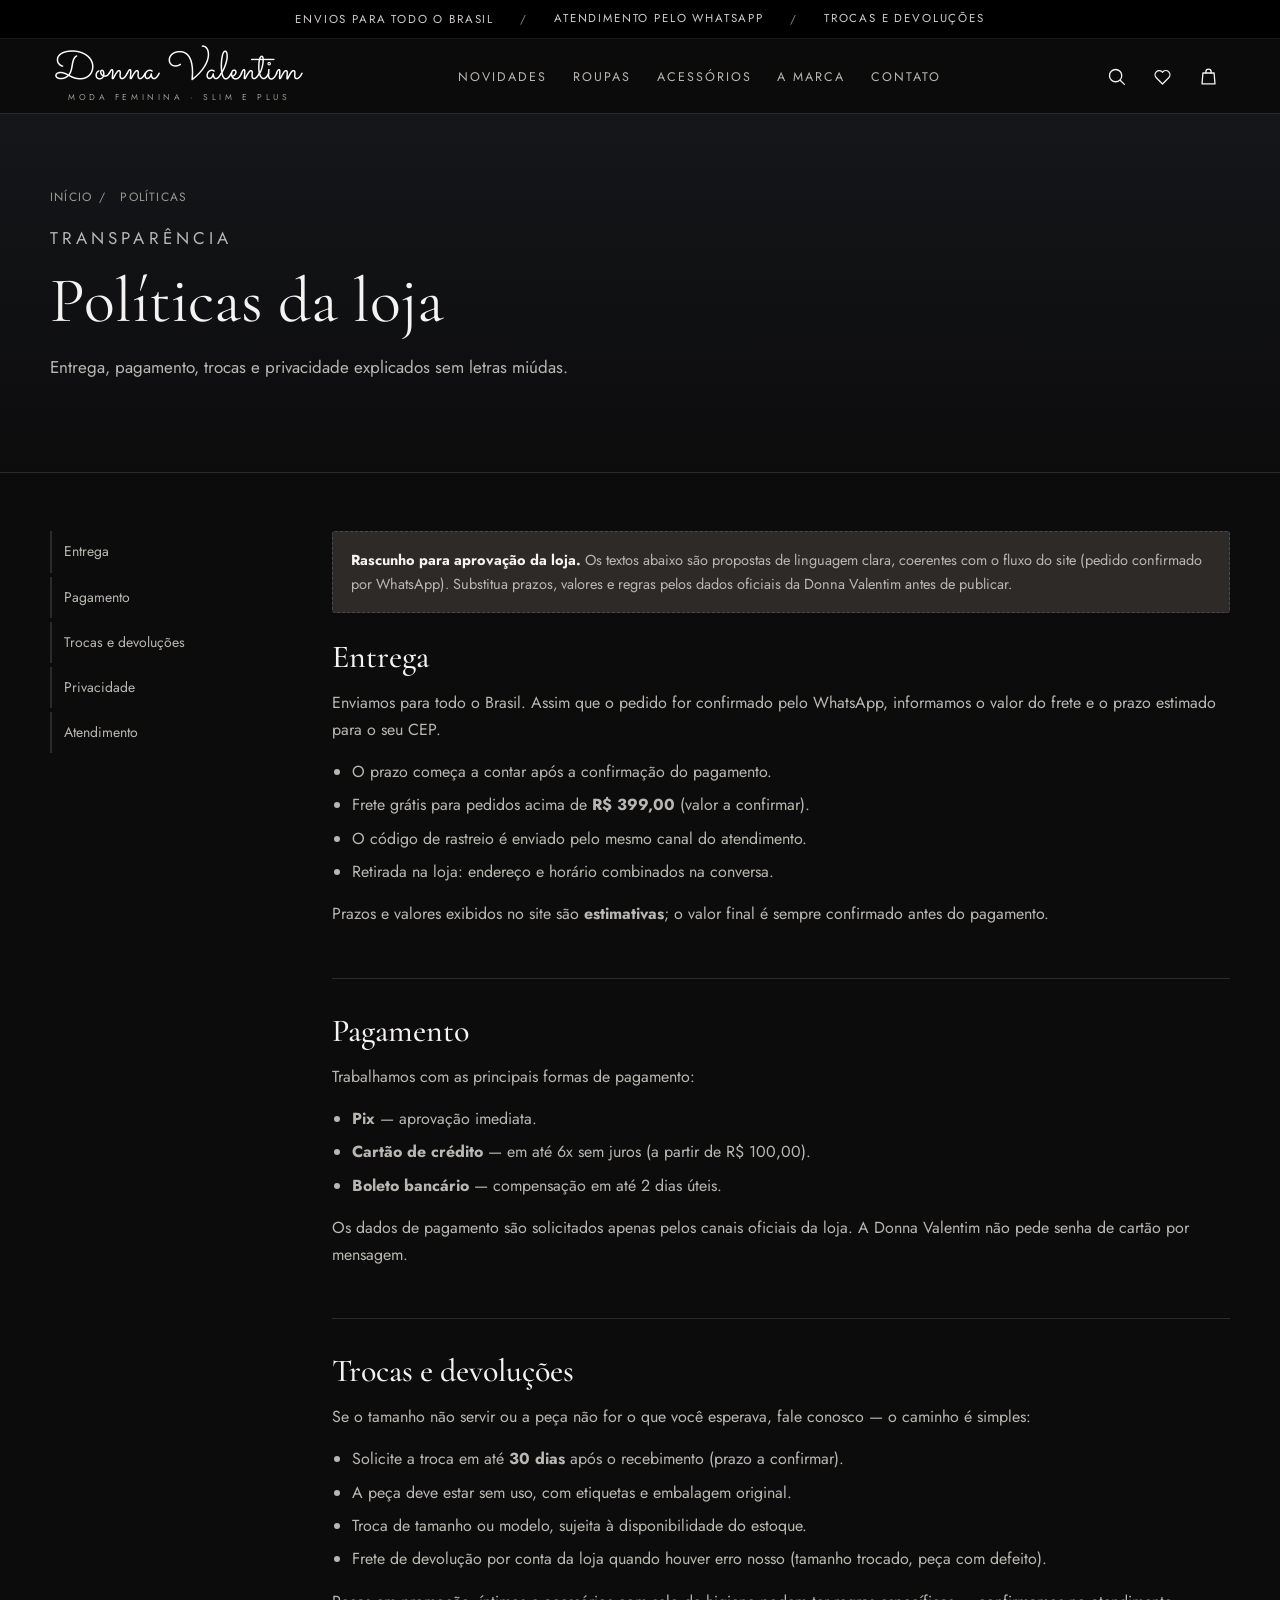
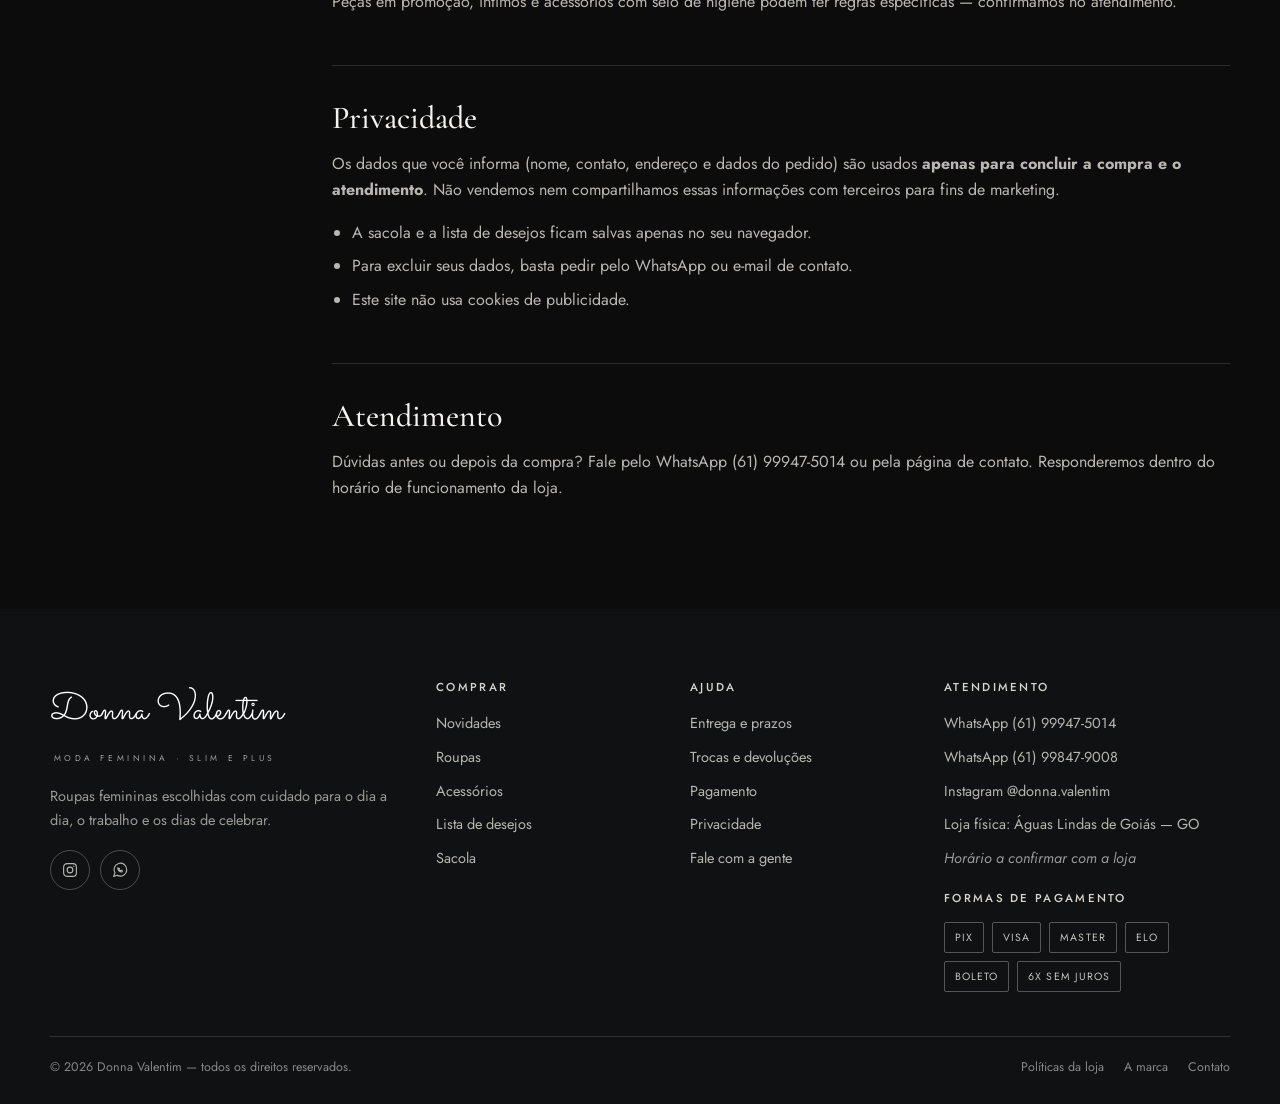
<file: politicas.html>
<!DOCTYPE html>
<html lang="pt-BR">
<head>
<meta charset="utf-8">
<meta name="viewport" content="width=device-width,initial-scale=1">
<title>Políticas da loja | Donna Valentim — entrega, pagamento e trocas</title>
<meta name="description" content="Entrega, pagamento, trocas, devoluções e privacidade da Donna Valentim em linguagem clara.">
<meta name="theme-color" content="#0C0C0D">
<meta property="og:type" content="website">
<meta property="og:title" content="Políticas da loja | Donna Valentim">
<meta property="og:description" content="Como funcionam entrega, pagamento e trocas na Donna Valentim.">
<meta property="og:locale" content="pt_BR">
<link rel="preconnect" href="https://fonts.googleapis.com">
<link rel="preconnect" href="https://fonts.gstatic.com" crossorigin>
<link href="https://fonts.googleapis.com/css2?family=Cormorant+Garamond:ital,wght@0,400;0,500;0,600;1,400;1,500&family=Jost:wght@300;400;500;600&family=Sacramento&display=swap" rel="stylesheet">
<link rel="stylesheet" href="assets/css/style.css">
<link rel="icon" href="data:image/svg+xml,%3Csvg xmlns='http://www.w3.org/2000/svg' viewBox='0 0 64 64'%3E%3Crect width='64' height='64' fill='%23202124'/%3E%3Ctext x='32' y='45' font-family='Georgia,serif' font-size='36' fill='%23F7F5F1' text-anchor='middle'%3EDV%3C/text%3E%3C/svg%3E">
</head>
<body data-page="politicas">
<a class="skip" href="#conteudo">Pular para o conteúdo</a>

<svg aria-hidden="true" focusable="false" style="position:absolute;width:0;height:0;overflow:hidden" xmlns="http://www.w3.org/2000/svg"><defs>
<symbol id="i-search" viewBox="0 0 24 24"><circle cx="11" cy="11" r="7"/><line x1="16.5" y1="16.5" x2="21" y2="21"/></symbol>
<symbol id="i-heart" viewBox="0 0 24 24"><path d="M12 20.5 4.9 13.4A4.7 4.7 0 0 1 11.6 6.7l.4.4.4-.4a4.7 4.7 0 0 1 6.7 6.7z"/></symbol>
<symbol id="i-bag" viewBox="0 0 24 24"><path d="M5.6 8h12.8l1 12.5H4.6z"/><path d="M9 8V6.6a3 3 0 0 1 6 0V8"/></symbol>
<symbol id="i-menu" viewBox="0 0 24 24"><line x1="4" y1="7" x2="20" y2="7"/><line x1="4" y1="12" x2="20" y2="12"/><line x1="4" y1="17" x2="20" y2="17"/></symbol>
<symbol id="i-close" viewBox="0 0 24 24"><line x1="6" y1="6" x2="18" y2="18"/><line x1="18" y1="6" x2="6" y2="18"/></symbol>
<symbol id="i-arrow" viewBox="0 0 24 24"><line x1="4" y1="12" x2="19" y2="12"/><polyline points="13 6 19 12 13 18"/></symbol>
<symbol id="i-plus" viewBox="0 0 24 24"><line x1="12" y1="5" x2="12" y2="19"/><line x1="5" y1="12" x2="19" y2="12"/></symbol>
<symbol id="i-minus" viewBox="0 0 24 24"><line x1="5" y1="12" x2="19" y2="12"/></symbol>
<symbol id="i-trash" viewBox="0 0 24 24"><path d="M4 7h16M9 7V5.2h6V7M6.6 7l1 12.6h8.8L17.4 7"/></symbol>
<symbol id="i-check" viewBox="0 0 24 24"><polyline points="4 12.5 9.5 18 20 6.5"/></symbol>
<symbol id="i-star" viewBox="0 0 24 24"><polygon points="12 3.5 14.6 9 20.5 9.7 16.2 13.9 17.3 19.8 12 17 6.7 19.8 7.8 13.9 3.5 9.7 9.4 9"/></symbol>
<symbol id="i-dress" viewBox="0 0 24 24"><path d="M9.4 4.2c1.6 1.5 3.6 1.5 5.2 0l2.6 3.6-2 2 .8 3.4c1.4 2.9 2.4 5.5 3 8.1H6c.6-2.6 1.6-5.2 3-8.1l.8-3.4-2-2z"/><line x1="9.6" y1="8.4" x2="14.4" y2="8.4"/></symbol>
<symbol id="i-blouse" viewBox="0 0 24 24"><path d="M8.5 4.5 12 6.6l3.5-2.1 3.2 3.4-2 1.9.6 3.2H6.7l.6-3.2-2-1.9z"/><path d="M6.7 13h10.6v6.9H6.7z"/></symbol>
<symbol id="i-skirt" viewBox="0 0 24 24"><path d="M7.6 4.5h8.8v2.4H7.6z"/><path d="M8 6.9h8l2.6 13.1H5.4z"/><line x1="12" y1="6.9" x2="12" y2="20"/></symbol>
<symbol id="i-pants" viewBox="0 0 24 24"><path d="M7 4.5h10l-.6 15.5h-3.2L12 11l-1.2 9H7z"/><line x1="7" y1="7.7" x2="17" y2="7.7"/></symbol>
<symbol id="i-earring" viewBox="0 0 24 24"><circle cx="12" cy="7" r="2.4"/><path d="M12 9.4c2.4 2.4 3.9 4 3.9 5.9a3.9 3.9 0 0 1-7.8 0c0-1.9 1.5-3.5 3.9-5.9z"/></symbol>
<symbol id="i-scarf" viewBox="0 0 24 24"><path d="M5 6.5h14L12 19.5z"/><line x1="5" y1="9.6" x2="19" y2="9.6"/></symbol>
<symbol id="i-belt" viewBox="0 0 24 24"><rect x="3" y="9" width="18" height="6" rx="1"/><rect x="9.5" y="7.5" width="5" height="9" rx="1"/><line x1="12" y1="9.5" x2="12" y2="14.5"/></symbol><symbol id="i-chat" viewBox="0 0 24 24"><path d="M21 11.5a8.5 8.5 0 0 1-12.7 7.4L3.5 20.5l1.7-4.7A8.5 8.5 0 1 1 21 11.5z"/><path d="M9 9.2c0 3 2.4 5.4 5.4 5.4l1-1.4-1.9-1-.9.9a5.3 5.3 0 0 1-2.1-2.1l.9-.9z"/></symbol><symbol id="i-ig" viewBox="0 0 24 24"><rect x="3.5" y="3.5" width="17" height="17" rx="4.5"/><circle cx="12" cy="12" r="3.8"/><circle cx="17.1" cy="6.9" r=".9" fill="currentColor" stroke="none"/></symbol>
</defs></svg>

<div class="topbar" role="region" aria-label="Avisos da loja"><div class="container">
  <span>Envios para todo o Brasil</span><span class="sep">/</span>
  <a href="contato.html">Atendimento pelo WhatsApp</a><span class="sep">/</span>
  <a href="politicas.html#trocas">Trocas e devoluções</a>
</div></div>

<header class="site-header">
  <div class="container header-inner">
    <button class="icon-btn menu-toggle" aria-expanded="false" aria-controls="menu-mobile" aria-label="Abrir menu"><svg class="ic" aria-hidden="true"><use href="#i-menu"></use></svg></button>
    <a class="logo" href="index.html"><span class="logo-script">Donna Valentim</span><span class="logo-sub">moda feminina · slim e plus</span></a>
    <nav class="nav" aria-label="Navegação principal"><ul>
      <li><a href="novidades.html">Novidades</a></li>
      <li><a href="roupas.html">Roupas</a></li>
      <li><a href="acessorios.html">Acessórios</a></li>
      <li><a href="sobre.html">A marca</a></li>
      <li><a href="contato.html">Contato</a></li>
    </ul></nav>
    <div class="header-actions">
      <button class="icon-btn" data-busca aria-label="Buscar produtos"><svg class="ic" aria-hidden="true"><use href="#i-search"></use></svg></button>
      <a class="icon-btn" href="favoritos.html" aria-label="Lista de desejos"><svg class="ic" aria-hidden="true"><use href="#i-heart"></use></svg><span class="count" data-fav-count aria-hidden="true">0</span></a>
      <a class="icon-btn" href="sacola.html" aria-label="Sacola de compras"><svg class="ic" aria-hidden="true"><use href="#i-bag"></use></svg><span class="count" data-bag-count aria-hidden="true">0</span></a>
    </div>
  </div>
</header>

<div class="mobile-menu" id="menu-mobile" hidden>
  <div class="mm-top">
    <a class="logo" href="index.html"><span class="logo-script">Donna Valentim</span><span class="logo-sub">moda feminina · slim e plus</span></a>
    <button class="icon-btn" id="fechar-menu" aria-label="Fechar menu"><svg class="ic" aria-hidden="true"><use href="#i-close"></use></svg></button>
  </div>
  <nav aria-label="Menu"><ul class="mm-list">
    <li><a href="index.html">Início</a></li>
    <li><a href="novidades.html">Novidades</a></li>
    <li><a href="roupas.html">Roupas</a></li>
    <li><a href="acessorios.html">Acessórios</a></li>
    <li><a href="sobre.html">A marca</a></li>
    <li><a href="contato.html">Contato</a></li>
  </ul></nav>
  <div class="mm-extra">
    <a href="sacola.html">Sacola de compras</a>
    <a href="favoritos.html">Lista de desejos</a>
    <a data-wa target="_blank" rel="noopener">Falar no WhatsApp</a>
  </div>
</div>

<div class="search-overlay" id="busca-overlay" hidden>
  <div class="search-panel" role="dialog" aria-modal="true" aria-label="Buscar produtos">
    <div class="search-head">
      <svg class="ic" aria-hidden="true"><use href="#i-search"></use></svg>
      <input type="search" id="busca-input" class="search-input" placeholder="Buscar vestidos, blusas, bolsas…" aria-label="Buscar produtos" autocomplete="off">
      <button class="icon-btn" id="fechar-busca" aria-label="Fechar busca"><svg class="ic" aria-hidden="true"><use href="#i-close"></use></svg></button>
    </div>
    <div class="search-results" id="busca-results" aria-live="polite"><div class="search-hint">Digite para buscar no catálogo</div></div>
  </div>
</div>

<main id="conteudo">  <section class="page-head">
    <div class="container">
      <nav class="crumbs" aria-label="Trilha de navegação"><a href="index.html">Início</a><span>/</span><span aria-current="page">Políticas</span></nav>
      <p class="kicker">Transparência</p>
      <h1>Políticas da loja</h1>
      <p>Entrega, pagamento, trocas e privacidade explicados sem letras miúdas.</p>
    </div>
  </section>

  <section class="section section--tight">
    <div class="container policy-wrap">
      <nav class="policy-nav" aria-label="Seções das políticas">
        <a href="#entrega">Entrega</a>
        <a href="#pagamento">Pagamento</a>
        <a href="#trocas">Trocas e devoluções</a>
        <a href="#privacidade">Privacidade</a>
        <a href="#atendimento">Atendimento</a>
      </nav>

      <div>
        <div class="draft"><strong>Rascunho para aprovação da loja.</strong> Os textos abaixo são propostas de linguagem clara, coerentes com o fluxo do site (pedido confirmado por WhatsApp). Substitua prazos, valores e regras pelos dados oficiais da Donna Valentim antes de publicar.</div>

        <section class="policy-section" id="entrega">
          <h2>Entrega</h2>
          <p>Enviamos para todo o Brasil. Assim que o pedido for confirmado pelo WhatsApp, informamos o valor do frete e o prazo estimado para o seu CEP.</p>
          <ul>
            <li>O prazo começa a contar após a confirmação do pagamento.</li>
            <li>Frete grátis para pedidos acima de <strong>R$ 399,00</strong> (valor a confirmar).</li>
            <li>O código de rastreio é enviado pelo mesmo canal do atendimento.</li>
            <li>Retirada na loja: endereço e horário combinados na conversa.</li>
          </ul>
          <p>Prazos e valores exibidos no site são <strong>estimativas</strong>; o valor final é sempre confirmado antes do pagamento.</p>
        </section>

        <section class="policy-section" id="pagamento">
          <h2>Pagamento</h2>
          <p>Trabalhamos com as principais formas de pagamento:</p>
          <ul>
            <li><strong>Pix</strong> — aprovação imediata.</li>
            <li><strong>Cartão de crédito</strong> — em até 6x sem juros (a partir de R$ 100,00).</li>
            <li><strong>Boleto bancário</strong> — compensação em até 2 dias úteis.</li>
          </ul>
          <p>Os dados de pagamento são solicitados apenas pelos canais oficiais da loja. A Donna Valentim não pede senha de cartão por mensagem.</p>
        </section>

        <section class="policy-section" id="trocas">
          <h2>Trocas e devoluções</h2>
          <p>Se o tamanho não servir ou a peça não for o que você esperava, fale conosco — o caminho é simples:</p>
          <ul>
            <li>Solicite a troca em até <strong>30 dias</strong> após o recebimento (prazo a confirmar).</li>
            <li>A peça deve estar sem uso, com etiquetas e embalagem original.</li>
            <li>Troca de tamanho ou modelo, sujeita à disponibilidade do estoque.</li>
            <li>Frete de devolução por conta da loja quando houver erro nosso (tamanho trocado, peça com defeito).</li>
          </ul>
          <p>Peças em promoção, íntimos e acessórios com selo de higiene podem ter regras específicas — confirmamos no atendimento.</p>
        </section>

        <section class="policy-section" id="privacidade">
          <h2>Privacidade</h2>
          <p>Os dados que você informa (nome, contato, endereço e dados do pedido) são usados <strong>apenas para concluir a compra e o atendimento</strong>. Não vendemos nem compartilhamos essas informações com terceiros para fins de marketing.</p>
          <ul>
            <li>A sacola e a lista de desejos ficam salvas apenas no seu navegador.</li>
            <li>Para excluir seus dados, basta pedir pelo WhatsApp ou e-mail de contato.</li>
            <li>Este site não usa cookies de publicidade.</li>
          </ul>
        </section>

        <section class="policy-section" id="atendimento">
          <h2>Atendimento</h2>
          <p>Dúvidas antes ou depois da compra? Fale pelo WhatsApp <span data-whats-exib></span> ou pela página de <a href="contato.html">contato</a>. Responderemos dentro do horário de funcionamento da loja.</p>
        </section>
      </div>
    </div>
  </section></main>

<div class="filters-mobile" id="filtros-mobile" hidden>
  <div class="fm-panel" role="dialog" aria-modal="true" aria-label="Filtros de produtos">
    <div class="fm-head"><h2>Filtros</h2>
      <button class="icon-btn" id="fechar-filtros" aria-label="Fechar filtros"><svg class="ic" aria-hidden="true"><use href="#i-close"></use></svg></button></div>
    <div class="fm-body" id="filtros-mobile-body"></div>
    <div class="fm-foot">
      <button type="button" class="btn btn--ghost btn--sm" data-limpar>Limpar</button>
      <button type="button" class="btn btn--sm" id="aplicar-filtros">Ver resultados</button>
    </div>
  </div>
</div>

<footer class="site-footer">
  <div class="container">
    <div class="foot-grid">
      <div class="foot-brand">
        <span class="logo-script">Donna Valentim</span><br><span class="logo-sub">moda feminina · slim e plus</span>
        <p>Roupas femininas escolhidas com cuidado para o dia a dia, o trabalho e os dias de celebrar.</p>
        <div class="foot-social">
          <a data-instagram target="_blank" rel="noopener" aria-label="Instagram da Donna Valentim"><svg class="ic" aria-hidden="true"><use href="#i-ig"></use></svg></a>
          <a data-wa target="_blank" rel="noopener" aria-label="Falar no WhatsApp"><svg class="ic" aria-hidden="true"><use href="#i-chat"></use></svg></a>
        </div>
      </div>
      <div class="foot-col"><h3>Comprar</h3><ul>
        <li><a href="novidades.html">Novidades</a></li>
        <li><a href="roupas.html">Roupas</a></li>
        <li><a href="acessorios.html">Acessórios</a></li>
        <li><a href="favoritos.html">Lista de desejos</a></li>
        <li><a href="sacola.html">Sacola</a></li></ul></div>
      <div class="foot-col"><h3>Ajuda</h3><ul>
        <li><a href="politicas.html#entrega">Entrega e prazos</a></li>
        <li><a href="politicas.html#trocas">Trocas e devoluções</a></li>
        <li><a href="politicas.html#pagamento">Pagamento</a></li>
        <li><a href="politicas.html#privacidade">Privacidade</a></li>
        <li><a href="contato.html">Fale com a gente</a></li></ul></div>
      <div class="foot-col"><h3>Atendimento</h3><ul>
        <li><a data-wa target="_blank" rel="noopener">WhatsApp <span data-whats-exib></span></a></li>
        <li><a data-wa2 target="_blank" rel="noopener">WhatsApp <span data-whats2-exib></span></a></li>
        <li><a data-instagram target="_blank" rel="noopener">Instagram <span data-instagram-exib>@donna.valentim</span></a></li>
        <li>Loja física: <span data-cidade>Águas Lindas de Goiás — GO</span></li>
        <li class="pendente" data-horario>Horário a confirmar com a loja</li></ul>
        <h3 style="margin-top:22px">Formas de pagamento</h3>
        <div class="pay"><span>Pix</span><span>Visa</span><span>Master</span><span>Elo</span><span>Boleto</span><span>6x sem juros</span></div>
      </div>
    </div>
    <div class="foot-bottom">
      <span>© 2026 Donna Valentim — todos os direitos reservados.</span>
      <ul><li><a href="politicas.html">Políticas da loja</a></li><li><a href="sobre.html">A marca</a></li><li><a href="contato.html">Contato</a></li></ul>
    </div>
  </div>
</footer>

<script src="assets/js/data.js"></script>
<script src="assets/js/app.js"></script>
</body>
</html>
</file>
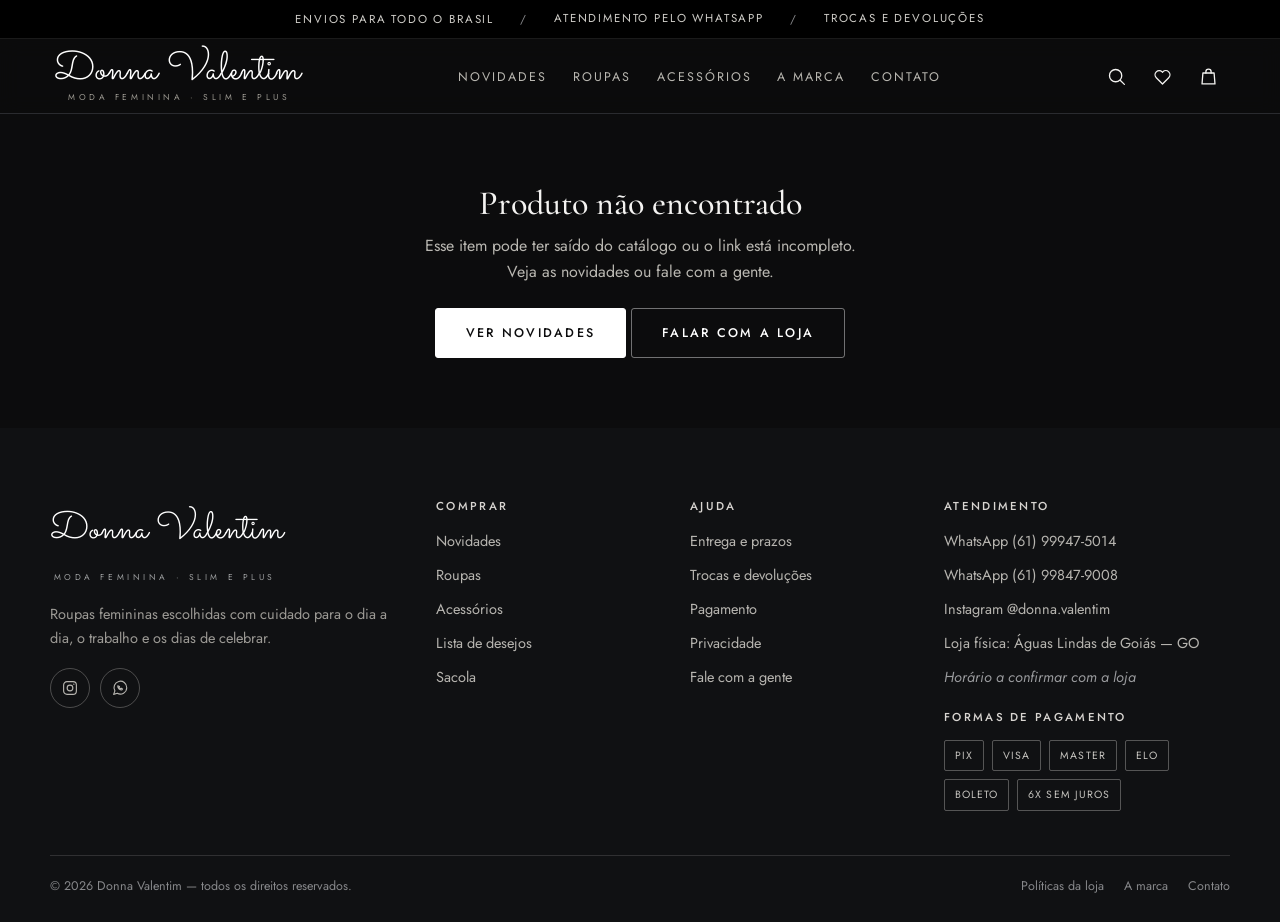
<file: produto.html>
<!DOCTYPE html>
<html lang="pt-BR">
<head>
<meta charset="utf-8">
<meta name="viewport" content="width=device-width,initial-scale=1">
<title>Produto | Donna Valentim</title>
<meta name="description" content="Veja fotos, tamanhos, cores, composição e condições da peça. Adicione à sacola e finalize pelo WhatsApp da Donna Valentim.">
<meta name="theme-color" content="#0C0C0D">
<meta property="og:type" content="product">
<meta property="og:title" content="Produto | Donna Valentim">
<meta property="og:description" content="Fotos, tamanhos, cores e preço — direto da Donna Valentim.">
<meta property="og:locale" content="pt_BR">
<link rel="preconnect" href="https://fonts.googleapis.com">
<link rel="preconnect" href="https://fonts.gstatic.com" crossorigin>
<link href="https://fonts.googleapis.com/css2?family=Cormorant+Garamond:ital,wght@0,400;0,500;0,600;1,400;1,500&family=Jost:wght@300;400;500;600&family=Sacramento&display=swap" rel="stylesheet">
<link rel="stylesheet" href="assets/css/style.css">
<link rel="icon" href="data:image/svg+xml,%3Csvg xmlns='http://www.w3.org/2000/svg' viewBox='0 0 64 64'%3E%3Crect width='64' height='64' fill='%23202124'/%3E%3Ctext x='32' y='45' font-family='Georgia,serif' font-size='36' fill='%23F7F5F1' text-anchor='middle'%3EDV%3C/text%3E%3C/svg%3E">
</head>
<body data-page="produto">
<a class="skip" href="#conteudo">Pular para o conteúdo</a>

<svg aria-hidden="true" focusable="false" style="position:absolute;width:0;height:0;overflow:hidden" xmlns="http://www.w3.org/2000/svg"><defs>
<symbol id="i-search" viewBox="0 0 24 24"><circle cx="11" cy="11" r="7"/><line x1="16.5" y1="16.5" x2="21" y2="21"/></symbol>
<symbol id="i-heart" viewBox="0 0 24 24"><path d="M12 20.5 4.9 13.4A4.7 4.7 0 0 1 11.6 6.7l.4.4.4-.4a4.7 4.7 0 0 1 6.7 6.7z"/></symbol>
<symbol id="i-bag" viewBox="0 0 24 24"><path d="M5.6 8h12.8l1 12.5H4.6z"/><path d="M9 8V6.6a3 3 0 0 1 6 0V8"/></symbol>
<symbol id="i-menu" viewBox="0 0 24 24"><line x1="4" y1="7" x2="20" y2="7"/><line x1="4" y1="12" x2="20" y2="12"/><line x1="4" y1="17" x2="20" y2="17"/></symbol>
<symbol id="i-close" viewBox="0 0 24 24"><line x1="6" y1="6" x2="18" y2="18"/><line x1="18" y1="6" x2="6" y2="18"/></symbol>
<symbol id="i-arrow" viewBox="0 0 24 24"><line x1="4" y1="12" x2="19" y2="12"/><polyline points="13 6 19 12 13 18"/></symbol>
<symbol id="i-plus" viewBox="0 0 24 24"><line x1="12" y1="5" x2="12" y2="19"/><line x1="5" y1="12" x2="19" y2="12"/></symbol>
<symbol id="i-minus" viewBox="0 0 24 24"><line x1="5" y1="12" x2="19" y2="12"/></symbol>
<symbol id="i-trash" viewBox="0 0 24 24"><path d="M4 7h16M9 7V5.2h6V7M6.6 7l1 12.6h8.8L17.4 7"/></symbol>
<symbol id="i-check" viewBox="0 0 24 24"><polyline points="4 12.5 9.5 18 20 6.5"/></symbol>
<symbol id="i-truck" viewBox="0 0 24 24"><path d="M2.5 6.5h11v10h-11z"/><path d="M13.5 10h4l3 3v3.5h-7z"/><circle cx="7" cy="18.6" r="1.7"/><circle cx="17" cy="18.6" r="1.7"/></symbol>
<symbol id="i-card" viewBox="0 0 24 24"><rect x="2.5" y="5.5" width="19" height="13" rx="1.5"/><line x1="2.5" y1="10" x2="21.5" y2="10"/></symbol>
<symbol id="i-swap" viewBox="0 0 24 24"><path d="M4 8.5h13M13.5 5 17 8.5 13.5 12"/><path d="M20 15.5H7M10.5 12 7 15.5 10.5 19"/></symbol>
<symbol id="i-chat" viewBox="0 0 24 24"><path d="M21 11.5a8.5 8.5 0 0 1-12.7 7.4L3.5 20.5l1.7-4.7A8.5 8.5 0 1 1 21 11.5z"/><path d="M9 9.2c0 3 2.4 5.4 5.4 5.4l1-1.4-1.9-1-.9.9a5.3 5.3 0 0 1-2.1-2.1l.9-.9z"/></symbol>
<symbol id="i-ig" viewBox="0 0 24 24"><rect x="3.5" y="3.5" width="17" height="17" rx="4.5"/><circle cx="12" cy="12" r="3.8"/><circle cx="17.1" cy="6.9" r=".9" fill="currentColor" stroke="none"/></symbol>
<symbol id="i-star" viewBox="0 0 24 24"><polygon points="12 3.5 14.6 9 20.5 9.7 16.2 13.9 17.3 19.8 12 17 6.7 19.8 7.8 13.9 3.5 9.7 9.4 9"/></symbol>
<symbol id="i-zoom" viewBox="0 0 24 24"><circle cx="11" cy="11" r="7"/><line x1="16.5" y1="16.5" x2="21" y2="21"/><line x1="8.5" y1="11" x2="13.5" y2="11"/><line x1="11" y1="8.5" x2="11" y2="13.5"/></symbol>
<symbol id="i-dress" viewBox="0 0 24 24"><path d="M9.4 4.2c1.6 1.5 3.6 1.5 5.2 0l2.6 3.6-2 2 .8 3.4c1.4 2.9 2.4 5.5 3 8.1H6c.6-2.6 1.6-5.2 3-8.1l.8-3.4-2-2z"/><line x1="9.6" y1="8.4" x2="14.4" y2="8.4"/></symbol>
<symbol id="i-blouse" viewBox="0 0 24 24"><path d="M8.5 4.5 12 6.6l3.5-2.1 3.2 3.4-2 1.9.6 3.2H6.7l.6-3.2-2-1.9z"/><path d="M6.7 13h10.6v6.9H6.7z"/></symbol>
<symbol id="i-skirt" viewBox="0 0 24 24"><path d="M7.6 4.5h8.8v2.4H7.6z"/><path d="M8 6.9h8l2.6 13.1H5.4z"/><line x1="12" y1="6.9" x2="12" y2="20"/></symbol>
<symbol id="i-pants" viewBox="0 0 24 24"><path d="M7 4.5h10l-.6 15.5h-3.2L12 11l-1.2 9H7z"/><line x1="7" y1="7.7" x2="17" y2="7.7"/></symbol>
<symbol id="i-earring" viewBox="0 0 24 24"><circle cx="12" cy="7" r="2.4"/><path d="M12 9.4c2.4 2.4 3.9 4 3.9 5.9a3.9 3.9 0 0 1-7.8 0c0-1.9 1.5-3.5 3.9-5.9z"/></symbol>
<symbol id="i-scarf" viewBox="0 0 24 24"><path d="M5 6.5h14L12 19.5z"/><line x1="5" y1="9.6" x2="19" y2="9.6"/></symbol>
<symbol id="i-belt" viewBox="0 0 24 24"><rect x="3" y="9" width="18" height="6" rx="1"/><rect x="9.5" y="7.5" width="5" height="9" rx="1"/><line x1="12" y1="9.5" x2="12" y2="14.5"/></symbol>
</defs></svg>

<div class="topbar" role="region" aria-label="Avisos da loja"><div class="container">
  <span>Envios para todo o Brasil</span><span class="sep">/</span>
  <a href="contato.html">Atendimento pelo WhatsApp</a><span class="sep">/</span>
  <a href="politicas.html#trocas">Trocas e devoluções</a>
</div></div>

<header class="site-header">
  <div class="container header-inner">
    <button class="icon-btn menu-toggle" aria-expanded="false" aria-controls="menu-mobile" aria-label="Abrir menu"><svg class="ic" aria-hidden="true"><use href="#i-menu"></use></svg></button>
    <a class="logo" href="index.html"><span class="logo-script">Donna Valentim</span><span class="logo-sub">moda feminina · slim e plus</span></a>
    <nav class="nav" aria-label="Navegação principal"><ul>
      <li><a href="novidades.html">Novidades</a></li>
      <li><a href="roupas.html">Roupas</a></li>
      <li><a href="acessorios.html">Acessórios</a></li>
      <li><a href="sobre.html">A marca</a></li>
      <li><a href="contato.html">Contato</a></li>
    </ul></nav>
    <div class="header-actions">
      <button class="icon-btn" data-busca aria-label="Buscar produtos"><svg class="ic" aria-hidden="true"><use href="#i-search"></use></svg></button>
      <a class="icon-btn" href="favoritos.html" aria-label="Lista de desejos"><svg class="ic" aria-hidden="true"><use href="#i-heart"></use></svg><span class="count" data-fav-count aria-hidden="true">0</span></a>
      <a class="icon-btn" href="sacola.html" aria-label="Sacola de compras"><svg class="ic" aria-hidden="true"><use href="#i-bag"></use></svg><span class="count" data-bag-count aria-hidden="true">0</span></a>
    </div>
  </div>
</header>

<div class="mobile-menu" id="menu-mobile" hidden>
  <div class="mm-top">
    <a class="logo" href="index.html"><span class="logo-script">Donna Valentim</span><span class="logo-sub">moda feminina · slim e plus</span></a>
    <button class="icon-btn" id="fechar-menu" aria-label="Fechar menu"><svg class="ic" aria-hidden="true"><use href="#i-close"></use></svg></button>
  </div>
  <nav aria-label="Menu"><ul class="mm-list">
    <li><a href="index.html">Início</a></li>
    <li><a href="novidades.html">Novidades</a></li>
    <li><a href="roupas.html">Roupas</a></li>
    <li><a href="acessorios.html">Acessórios</a></li>
    <li><a href="sobre.html">A marca</a></li>
    <li><a href="contato.html">Contato</a></li>
  </ul></nav>
  <div class="mm-extra">
    <a href="sacola.html">Sacola de compras</a>
    <a href="favoritos.html">Lista de desejos</a>
    <a data-wa target="_blank" rel="noopener">Falar no WhatsApp</a>
  </div>
</div>

<div class="search-overlay" id="busca-overlay" hidden>
  <div class="search-panel" role="dialog" aria-modal="true" aria-label="Buscar produtos">
    <div class="search-head">
      <svg class="ic" aria-hidden="true"><use href="#i-search"></use></svg>
      <input type="search" id="busca-input" class="search-input" placeholder="Buscar vestidos, blusas, bolsas…" aria-label="Buscar produtos" autocomplete="off">
      <button class="icon-btn" id="fechar-busca" aria-label="Fechar busca"><svg class="ic" aria-hidden="true"><use href="#i-close"></use></svg></button>
    </div>
    <div class="search-results" id="busca-results" aria-live="polite"><div class="search-hint">Digite para buscar no catálogo</div></div>
  </div>
</div>

<main id="conteudo">
  <div class="container">

    <div class="pdp-error" id="pdp-error" hidden>
      <h1>Produto não encontrado</h1>
      <p>Esse item pode ter saído do catálogo ou o link está incompleto. Veja as novidades ou fale com a gente.</p>
      <a class="btn" href="novidades.html">Ver novidades</a>
      <a class="btn btn--ghost" href="contato.html">Falar com a loja</a>
    </div>

    <div id="pdp-main">
      <div class="pdp">
        <div class="gallery">
          <div class="thumbs" id="thumbs"></div>
          <div style="position:relative">
            <button type="button" class="main-photo" id="foto-principal"></button>
            <span class="zoom-hint"><svg class="ic" aria-hidden="true"><use href="#i-zoom"></use></svg> ampliar</span>
          </div>
        </div>

        <div class="pdp-info">
          <nav class="crumbs" aria-label="Trilha de navegação">
            <a href="index.html">Início</a><span>/</span><a href="roupas.html">Roupas</a><span>/</span><span aria-current="page" id="crumb-produto">Peça</span>
          </nav>
          <p class="kicker" id="pdp-cat"></p>
          <h1 id="pdp-nome"></h1>
          <p class="pdp-code" id="pdp-codigo"></p>
          <div class="pdp-stars"><svg class="ic" aria-hidden="true"><use href="#i-star"></use></svg>
            <span>Avaliações de clientes em breve</span></div>
          <p class="pdp-post" id="pdp-post" hidden>
            <a class="link-arrow" id="pdp-post-link" target="_blank" rel="noopener">
              <svg class="ic" aria-hidden="true"><use href="#i-ig"></use></svg>
              Ver esta peça no Instagram da Donna Valentim
            </a>
          </p>

          <div class="price-block">
            <span class="price-big" id="pdp-preco"></span>
            <span class="price-old" id="pdp-preco-antigo"></span>
            <div class="price-pix" id="pdp-pix"></div>
            <div class="tiny muted" id="pdp-frete" style="margin-top:8px"></div>
          </div>

          <p class="desc" id="pdp-desc"></p>

          <div class="opt">
            <div class="opt-head"><h2>Cor</h2><span class="sel" id="cor-selecionada">—</span></div>
            <div class="colors" id="cores" role="group" aria-label="Escolha a cor"></div>
          </div>

          <div class="opt">
            <div class="opt-head"><h2>Tamanho</h2>
              <span class="sel">Selecionado: <strong id="tam-selecionado">—</strong></span>
              <button type="button" class="guide-link" data-acc="acc-guia" aria-expanded="false" aria-controls="acc-guia">Guia de medidas</button>
            </div>
            <div class="sizes" id="tamanhos" role="group" aria-label="Escolha o tamanho"></div>
            <p class="stock" id="estoque" aria-live="polite"><span class="pip"></span>Selecione um tamanho para ver a disponibilidade</p>
          </div>

          <div class="buy-row">
            <button type="button" class="btn" id="btn-add">Adicionar à sacola <svg class="ic" aria-hidden="true"><use href="#i-bag"></use></svg></button>
            <button type="button" class="btn fav-inline" data-fav="" aria-pressed="false" aria-label="Adicionar à lista de desejos"><svg class="ic" aria-hidden="true"><use href="#i-heart"></use></svg></button>
          </div>

          <div class="restock" id="restock" hidden>
            <strong style="color:var(--tinta)">Algum tamanho esgotado?</strong><br>
            Deixe seu contato e avisamos assim que a peça chegar.
            <form id="form-restock" novalidate>
              <input class="input" type="text" name="contato" placeholder="Seu WhatsApp ou e-mail" aria-label="Seu WhatsApp ou e-mail">
              <button class="btn btn--ghost btn--sm" type="submit">Avisar-me</button>
            </form>
          </div>

          <div class="perks">
            <p class="perk"><svg class="ic" aria-hidden="true"><use href="#i-truck"></use></svg><span><b>Envio para todo o Brasil</b><br><span class="tiny">Valor e prazo confirmados no atendimento.</span></span></p>
            <p class="perk"><svg class="ic" aria-hidden="true"><use href="#i-card"></use></svg><span><b>Pix e cartão em até 6x sem juros</b><br><span class="tiny">Também aceitamos boleto.</span></span></p>
            <p class="perk"><svg class="ic" aria-hidden="true"><use href="#i-swap"></use></svg><span><b>Troca resolvida com a loja</b><br><span class="tiny">Veja <a href="politicas.html#trocas" style="border-bottom:1px solid currentColor">como funcionam as trocas</a>.</span></span></p>
            <p class="perk"><svg class="ic" aria-hidden="true"><use href="#i-chat"></use></svg><span><b>Dúvida de tamanho ou caimento?</b><br><span class="tiny"><a data-wa target="_blank" rel="noopener" style="border-bottom:1px solid currentColor">Fale no WhatsApp</a> — respondemos na hora do atendimento.</span></span></p>
          </div>

          <div class="acc">
            <div class="acc-item">
              <button type="button" class="acc-btn" data-acc="acc-comp" aria-expanded="true" aria-controls="acc-comp">
                Composição e detalhes <svg class="ic" aria-hidden="true"><use href="#i-plus"></use></svg></button>
              <div class="acc-panel" id="acc-comp"><dl class="spec" id="spec-composicao"></dl></div>
            </div>
            <div class="acc-item">
              <button type="button" class="acc-btn" data-acc="acc-cuid" aria-expanded="false" aria-controls="acc-cuid">
                Cuidados com a peça <svg class="ic" aria-hidden="true"><use href="#i-plus"></use></svg></button>
              <div class="acc-panel" id="acc-cuid" hidden><div id="spec-cuidados"></div></div>
            </div>
            <div class="acc-item">
              <button type="button" class="acc-btn" data-acc="acc-guia" aria-expanded="false" aria-controls="acc-guia">
                Guia de medidas <svg class="ic" aria-hidden="true"><use href="#i-plus"></use></svg></button>
              <div class="acc-panel" id="acc-guia" hidden><div class="guide" id="guia-medidas"></div></div>
            </div>
            <div class="acc-item">
              <button type="button" class="acc-btn" data-acc="acc-entrega" aria-expanded="false" aria-controls="acc-entrega">
                Entrega e trocas <svg class="ic" aria-hidden="true"><use href="#i-plus"></use></svg></button>
              <div class="acc-panel" id="acc-entrega" hidden>
                <p>Enviamos para todo o Brasil. O prazo varia conforme o CEP e é confirmado no fechamento do pedido.</p>
                <p>Prefere retirar na loja? Combine no WhatsApp — confirmamos endereço e horário.</p>
                <p><a href="politicas.html#entrega" style="border-bottom:1px solid currentColor">Como funciona a entrega</a> ·
                   <a href="politicas.html#trocas" style="border-bottom:1px solid currentColor">Trocas e devoluções</a></p>
              </div>
            </div>
          </div>
        </div>
      </div>

      <!-- relacionados -->
      <section class="section section--tight">
        <div class="section-head"><div><p class="kicker">Combine com</p><h2>Peças relacionadas</h2></div>
          <a class="link-arrow" href="roupas.html">Ver catálogo <svg class="ic" aria-hidden="true"><use href="#i-arrow"></use></svg></a></div>
        <div class="product-grid" id="grid-relacionados"></div>
      </section>

      <!-- avaliações -->
      <section class="section section--tight" style="padding-top:0">
        <div class="reviews-empty">
          <h3>Avaliações ainda não cadastradas</h3>
          <p>Assim que a loja começar a receber feedbacks das clientes, as avaliações aparecem aqui — com foto, tamanho comprado e nota.</p>
        </div>
      </section>
    </div>
  </div>
</main>

<!-- ampliação de imagem -->
<div class="lightbox" id="lightbox" hidden>
  <div class="lb-bar">
    <span>Foto do produto</span>
    <div class="lb-zoom-ctl">
      <button type="button" class="icon-btn" id="lb-zoom" aria-pressed="false" aria-label="Ampliar ou reduzir"><svg class="ic" aria-hidden="true"><use href="#i-zoom"></use></svg></button>
      <span id="lb-zoom-text">ampliar</span>
      <button type="button" class="icon-btn" id="lb-close" aria-label="Fechar imagem"><svg class="ic" aria-hidden="true"><use href="#i-close"></use></svg></button>
    </div>
  </div>
  <div class="lb-stage" id="lb-stage" role="img" aria-label="Foto ampliada da peça"></div>
</div>

<footer class="site-footer">
  <div class="container">
    <div class="foot-grid">
      <div class="foot-brand">
        <span class="logo-script">Donna Valentim</span><br><span class="logo-sub">moda feminina · slim e plus</span>
        <p>Roupas femininas escolhidas com cuidado para o dia a dia, o trabalho e os dias de celebrar.</p>
        <div class="foot-social">
          <a data-instagram target="_blank" rel="noopener" aria-label="Instagram da Donna Valentim"><svg class="ic" aria-hidden="true"><use href="#i-ig"></use></svg></a>
          <a data-wa target="_blank" rel="noopener" aria-label="Falar no WhatsApp"><svg class="ic" aria-hidden="true"><use href="#i-chat"></use></svg></a>
        </div>
      </div>
      <div class="foot-col"><h3>Comprar</h3><ul>
        <li><a href="novidades.html">Novidades</a></li>
        <li><a href="roupas.html">Roupas</a></li>
        <li><a href="acessorios.html">Acessórios</a></li>
        <li><a href="favoritos.html">Lista de desejos</a></li>
        <li><a href="sacola.html">Sacola</a></li></ul></div>
      <div class="foot-col"><h3>Ajuda</h3><ul>
        <li><a href="politicas.html#entrega">Entrega e prazos</a></li>
        <li><a href="politicas.html#trocas">Trocas e devoluções</a></li>
        <li><a href="politicas.html#pagamento">Pagamento</a></li>
        <li><a href="politicas.html#privacidade">Privacidade</a></li>
        <li><a href="contato.html">Fale com a gente</a></li></ul></div>
      <div class="foot-col"><h3>Atendimento</h3><ul>
        <li><a data-wa target="_blank" rel="noopener">WhatsApp <span data-whats-exib></span></a></li>
        <li><a data-wa2 target="_blank" rel="noopener">WhatsApp <span data-whats2-exib></span></a></li>
        <li><a data-instagram target="_blank" rel="noopener">Instagram <span data-instagram-exib>@donna.valentim</span></a></li>
        <li>Loja física: <span data-cidade>Águas Lindas de Goiás — GO</span></li>
        <li class="pendente" data-horario>Horário a confirmar com a loja</li></ul>
        <h3 style="margin-top:22px">Formas de pagamento</h3>
        <div class="pay"><span>Pix</span><span>Visa</span><span>Master</span><span>Elo</span><span>Boleto</span><span>6x sem juros</span></div>
      </div>
    </div>
    <div class="foot-bottom">
      <span>© 2026 Donna Valentim — todos os direitos reservados.</span>
      <ul><li><a href="politicas.html">Políticas da loja</a></li><li><a href="sobre.html">A marca</a></li><li><a href="contato.html">Contato</a></li></ul>
    </div>
  </div>
</footer>

<script src="assets/js/data.js"></script>
<script src="assets/js/app.js"></script>
</body>
</html>
</file>
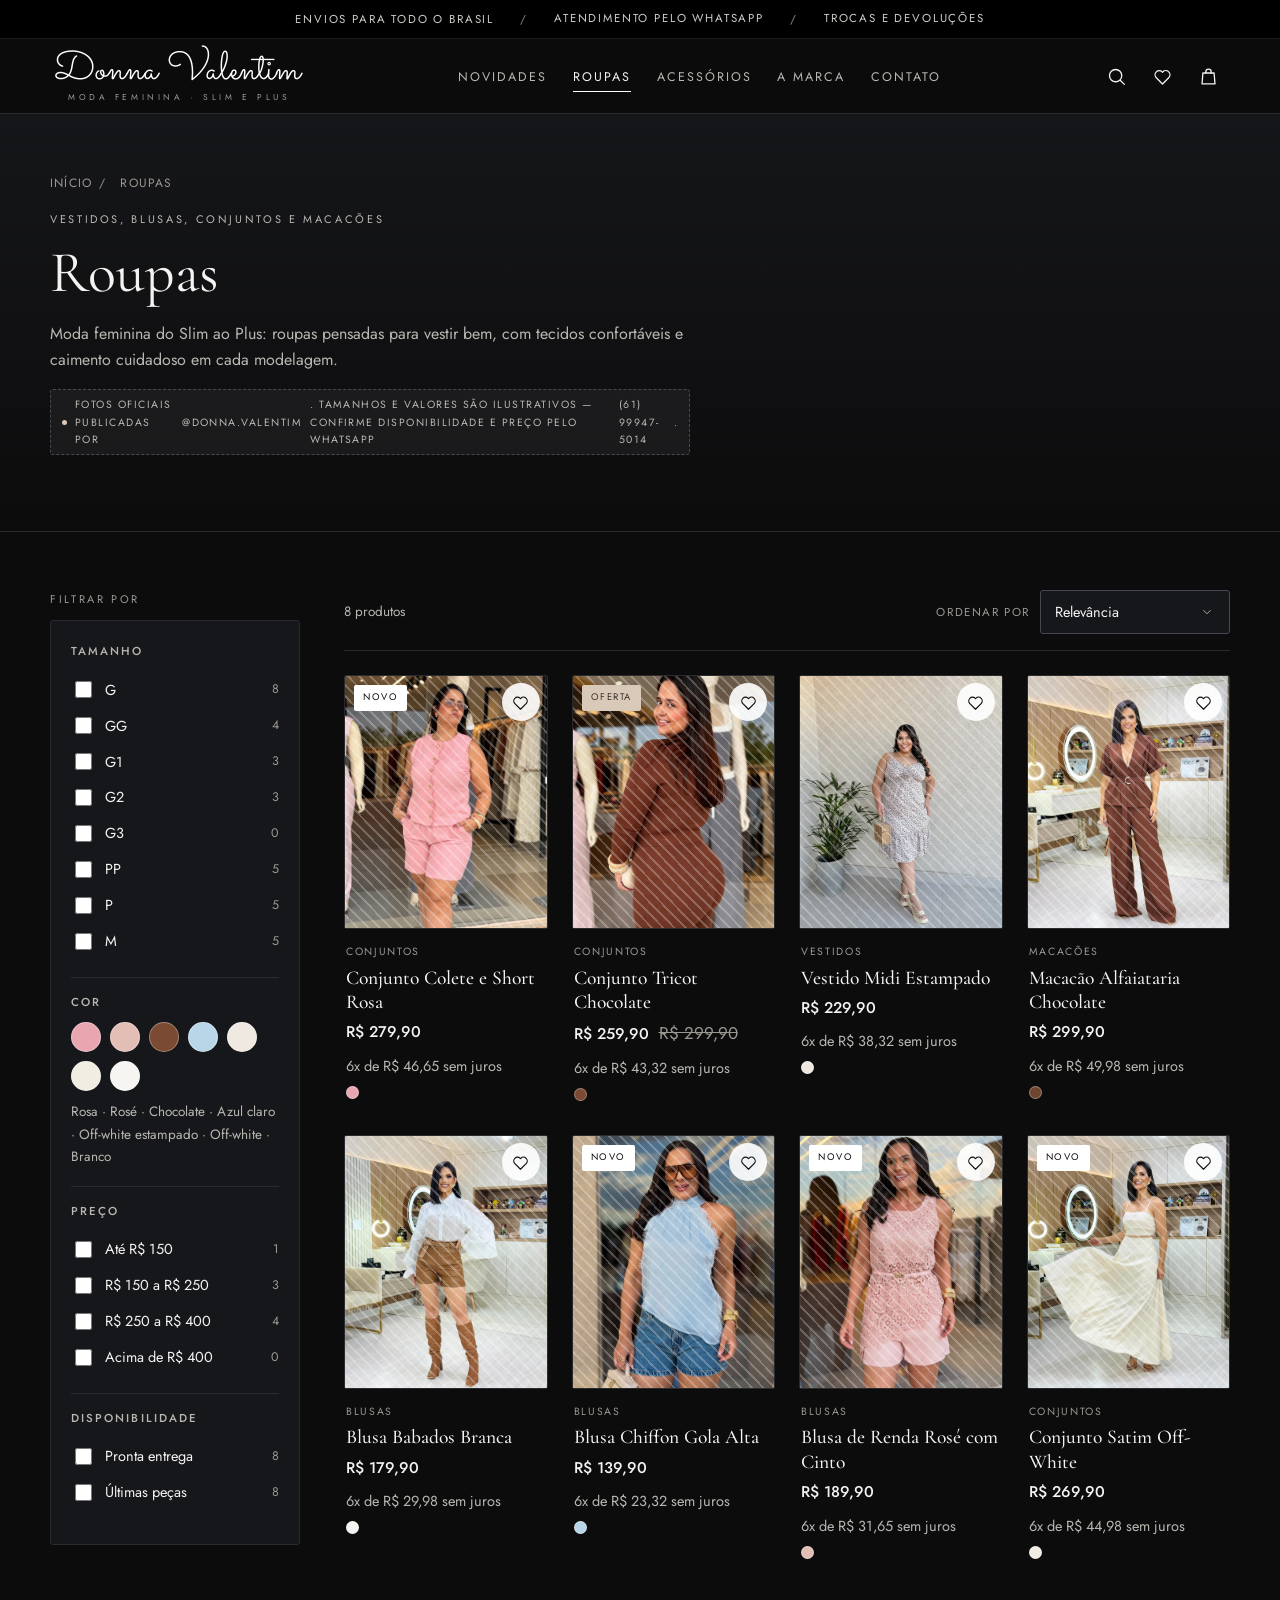
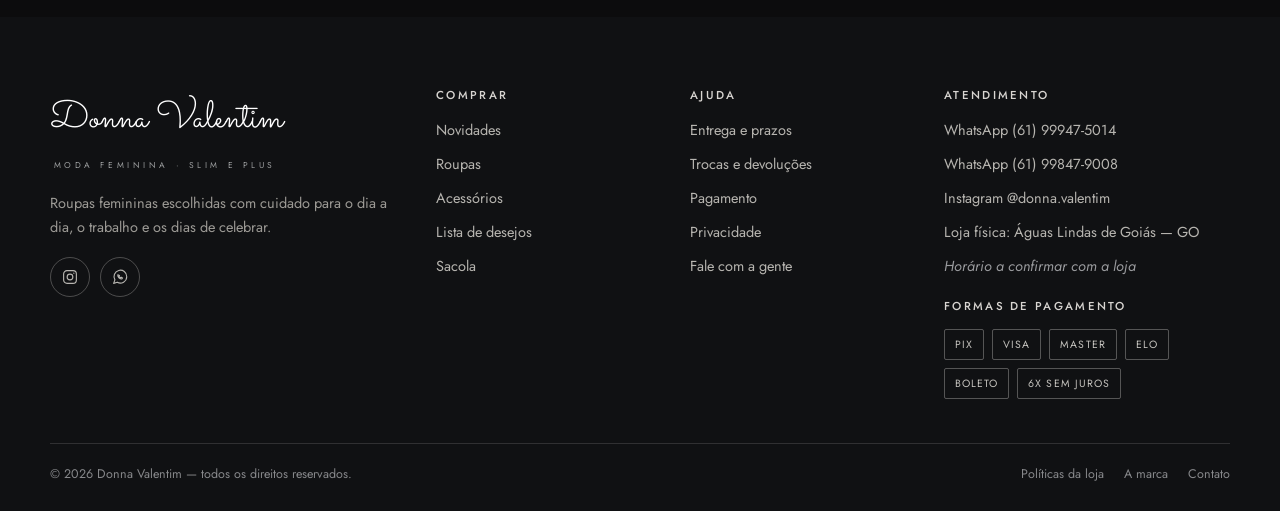
<file: roupas.html>
<!DOCTYPE html>
<html lang="pt-BR">
<head>
<meta charset="utf-8">
<meta name="viewport" content="width=device-width,initial-scale=1">
<title>Roupas femininas | Donna Valentim</title>
<meta name="description" content="Vestidos, blusas, conjuntos e macacões da Donna Valentim — moda feminina Slim e Plus. Filtre por tamanho, cor, preço e disponibilidade e encontre a sua peça.">
<meta name="theme-color" content="#0C0C0D">
<meta property="og:type" content="website">
<meta property="og:title" content="Roupas femininas | Donna Valentim">
<meta property="og:description" content="Veja vestidos, blusas, saias e calças com tamanhos, cores e preços atualizados.">
<meta property="og:locale" content="pt_BR">
<link rel="preconnect" href="https://fonts.googleapis.com">
<link rel="preconnect" href="https://fonts.gstatic.com" crossorigin>
<link href="https://fonts.googleapis.com/css2?family=Cormorant+Garamond:ital,wght@0,400;0,500;0,600;1,400;1,500&family=Jost:wght@300;400;500;600&family=Sacramento&display=swap" rel="stylesheet">
<link rel="stylesheet" href="assets/css/style.css">
<link rel="icon" href="data:image/svg+xml,%3Csvg xmlns='http://www.w3.org/2000/svg' viewBox='0 0 64 64'%3E%3Crect width='64' height='64' fill='%23202124'/%3E%3Ctext x='32' y='45' font-family='Georgia,serif' font-size='36' fill='%23F7F5F1' text-anchor='middle'%3EDV%3C/text%3E%3C/svg%3E">
</head>
<body data-page="categoria" data-cat="roupas">
<a class="skip" href="#conteudo">Pular para o conteúdo</a>

<svg aria-hidden="true" focusable="false" style="position:absolute;width:0;height:0;overflow:hidden" xmlns="http://www.w3.org/2000/svg"><defs>
<symbol id="i-search" viewBox="0 0 24 24"><circle cx="11" cy="11" r="7"/><line x1="16.5" y1="16.5" x2="21" y2="21"/></symbol>
<symbol id="i-heart" viewBox="0 0 24 24"><path d="M12 20.5 4.9 13.4A4.7 4.7 0 0 1 11.6 6.7l.4.4.4-.4a4.7 4.7 0 0 1 6.7 6.7z"/></symbol>
<symbol id="i-bag" viewBox="0 0 24 24"><path d="M5.6 8h12.8l1 12.5H4.6z"/><path d="M9 8V6.6a3 3 0 0 1 6 0V8"/></symbol>
<symbol id="i-menu" viewBox="0 0 24 24"><line x1="4" y1="7" x2="20" y2="7"/><line x1="4" y1="12" x2="20" y2="12"/><line x1="4" y1="17" x2="20" y2="17"/></symbol>
<symbol id="i-close" viewBox="0 0 24 24"><line x1="6" y1="6" x2="18" y2="18"/><line x1="18" y1="6" x2="6" y2="18"/></symbol>
<symbol id="i-arrow" viewBox="0 0 24 24"><line x1="4" y1="12" x2="19" y2="12"/><polyline points="13 6 19 12 13 18"/></symbol>
<symbol id="i-plus" viewBox="0 0 24 24"><line x1="12" y1="5" x2="12" y2="19"/><line x1="5" y1="12" x2="19" y2="12"/></symbol>
<symbol id="i-minus" viewBox="0 0 24 24"><line x1="5" y1="12" x2="19" y2="12"/></symbol>
<symbol id="i-trash" viewBox="0 0 24 24"><path d="M4 7h16M9 7V5.2h6V7M6.6 7l1 12.6h8.8L17.4 7"/></symbol>
<symbol id="i-check" viewBox="0 0 24 24"><polyline points="4 12.5 9.5 18 20 6.5"/></symbol>
<symbol id="i-star" viewBox="0 0 24 24"><polygon points="12 3.5 14.6 9 20.5 9.7 16.2 13.9 17.3 19.8 12 17 6.7 19.8 7.8 13.9 3.5 9.7 9.4 9"/></symbol>
<symbol id="i-dress" viewBox="0 0 24 24"><path d="M9.4 4.2c1.6 1.5 3.6 1.5 5.2 0l2.6 3.6-2 2 .8 3.4c1.4 2.9 2.4 5.5 3 8.1H6c.6-2.6 1.6-5.2 3-8.1l.8-3.4-2-2z"/><line x1="9.6" y1="8.4" x2="14.4" y2="8.4"/></symbol>
<symbol id="i-blouse" viewBox="0 0 24 24"><path d="M8.5 4.5 12 6.6l3.5-2.1 3.2 3.4-2 1.9.6 3.2H6.7l.6-3.2-2-1.9z"/><path d="M6.7 13h10.6v6.9H6.7z"/></symbol>
<symbol id="i-skirt" viewBox="0 0 24 24"><path d="M7.6 4.5h8.8v2.4H7.6z"/><path d="M8 6.9h8l2.6 13.1H5.4z"/><line x1="12" y1="6.9" x2="12" y2="20"/></symbol>
<symbol id="i-pants" viewBox="0 0 24 24"><path d="M7 4.5h10l-.6 15.5h-3.2L12 11l-1.2 9H7z"/><line x1="7" y1="7.7" x2="17" y2="7.7"/></symbol>
<symbol id="i-earring" viewBox="0 0 24 24"><circle cx="12" cy="7" r="2.4"/><path d="M12 9.4c2.4 2.4 3.9 4 3.9 5.9a3.9 3.9 0 0 1-7.8 0c0-1.9 1.5-3.5 3.9-5.9z"/></symbol>
<symbol id="i-scarf" viewBox="0 0 24 24"><path d="M5 6.5h14L12 19.5z"/><line x1="5" y1="9.6" x2="19" y2="9.6"/></symbol>
<symbol id="i-belt" viewBox="0 0 24 24"><rect x="3" y="9" width="18" height="6" rx="1"/><rect x="9.5" y="7.5" width="5" height="9" rx="1"/><line x1="12" y1="9.5" x2="12" y2="14.5"/></symbol><symbol id="i-chat" viewBox="0 0 24 24"><path d="M21 11.5a8.5 8.5 0 0 1-12.7 7.4L3.5 20.5l1.7-4.7A8.5 8.5 0 1 1 21 11.5z"/><path d="M9 9.2c0 3 2.4 5.4 5.4 5.4l1-1.4-1.9-1-.9.9a5.3 5.3 0 0 1-2.1-2.1l.9-.9z"/></symbol><symbol id="i-ig" viewBox="0 0 24 24"><rect x="3.5" y="3.5" width="17" height="17" rx="4.5"/><circle cx="12" cy="12" r="3.8"/><circle cx="17.1" cy="6.9" r=".9" fill="currentColor" stroke="none"/></symbol>
</defs></svg>

<div class="topbar" role="region" aria-label="Avisos da loja"><div class="container">
  <span>Envios para todo o Brasil</span><span class="sep">/</span>
  <a href="contato.html">Atendimento pelo WhatsApp</a><span class="sep">/</span>
  <a href="politicas.html#trocas">Trocas e devoluções</a>
</div></div>

<header class="site-header">
  <div class="container header-inner">
    <button class="icon-btn menu-toggle" aria-expanded="false" aria-controls="menu-mobile" aria-label="Abrir menu"><svg class="ic" aria-hidden="true"><use href="#i-menu"></use></svg></button>
    <a class="logo" href="index.html"><span class="logo-script">Donna Valentim</span><span class="logo-sub">moda feminina · slim e plus</span></a>
    <nav class="nav" aria-label="Navegação principal"><ul>
      <li><a href="novidades.html">Novidades</a></li>
      <li><a href="roupas.html" aria-current="page">Roupas</a></li>
      <li><a href="acessorios.html">Acessórios</a></li>
      <li><a href="sobre.html">A marca</a></li>
      <li><a href="contato.html">Contato</a></li>
    </ul></nav>
    <div class="header-actions">
      <button class="icon-btn" data-busca aria-label="Buscar produtos"><svg class="ic" aria-hidden="true"><use href="#i-search"></use></svg></button>
      <a class="icon-btn" href="favoritos.html" aria-label="Lista de desejos"><svg class="ic" aria-hidden="true"><use href="#i-heart"></use></svg><span class="count" data-fav-count aria-hidden="true">0</span></a>
      <a class="icon-btn" href="sacola.html" aria-label="Sacola de compras"><svg class="ic" aria-hidden="true"><use href="#i-bag"></use></svg><span class="count" data-bag-count aria-hidden="true">0</span></a>
    </div>
  </div>
</header>

<div class="mobile-menu" id="menu-mobile" hidden>
  <div class="mm-top">
    <a class="logo" href="index.html"><span class="logo-script">Donna Valentim</span><span class="logo-sub">moda feminina · slim e plus</span></a>
    <button class="icon-btn" id="fechar-menu" aria-label="Fechar menu"><svg class="ic" aria-hidden="true"><use href="#i-close"></use></svg></button>
  </div>
  <nav aria-label="Menu"><ul class="mm-list">
    <li><a href="index.html">Início</a></li>
    <li><a href="novidades.html">Novidades</a></li>
    <li><a href="roupas.html" aria-current="page">Roupas</a></li>
    <li><a href="acessorios.html">Acessórios</a></li>
    <li><a href="sobre.html">A marca</a></li>
    <li><a href="contato.html">Contato</a></li>
  </ul></nav>
  <div class="mm-extra">
    <a href="sacola.html">Sacola de compras</a>
    <a href="favoritos.html">Lista de desejos</a>
    <a data-wa target="_blank" rel="noopener">Falar no WhatsApp</a>
  </div>
</div>

<div class="search-overlay" id="busca-overlay" hidden>
  <div class="search-panel" role="dialog" aria-modal="true" aria-label="Buscar produtos">
    <div class="search-head">
      <svg class="ic" aria-hidden="true"><use href="#i-search"></use></svg>
      <input type="search" id="busca-input" class="search-input" placeholder="Buscar vestidos, blusas, bolsas…" aria-label="Buscar produtos" autocomplete="off">
      <button class="icon-btn" id="fechar-busca" aria-label="Fechar busca"><svg class="ic" aria-hidden="true"><use href="#i-close"></use></svg></button>
    </div>
    <div class="search-results" id="busca-results" aria-live="polite"><div class="search-hint">Digite para buscar no catálogo</div></div>
  </div>
</div>

<main id="conteudo">
  <section class="cat-hero">
    <div class="container">
      <nav class="crumbs" aria-label="Trilha de navegação"><a href="index.html">Início</a><span>/</span><span aria-current="page">Roupas</span></nav>
      <p class="kicker" id="cat-sub">Vestidos, blusas, conjuntos e macacões</p>
      <h1 id="cat-title">Roupas</h1>
      <p id="cat-texto">Do dia a dia ao evento: roupas pensadas para vestir bem, com tecidos confortáveis e caimento cuidadoso em cada modelagem.</p>
      <p style="margin-top:14px"><span class="nota">Fotos oficiais publicadas por <span data-instagram-exib>@donna.valentim</span>. Tamanhos e valores são ilustrativos — confirme disponibilidade e preço pelo WhatsApp <span data-whats-exib></span>.</span></p>
    </div>
  </section>

  <section class="section section--tight">
    <div class="container shop">
      <aside class="filters" aria-label="Filtros de produtos">
        <p class="kicker">Filtrar por</p>
        <div id="filtros-desktop"></div>
      </aside>

      <div>
        <div class="toolbar">
          <span class="count-text" id="cat-count" aria-live="polite">carregando…</span>
          <div class="sort">
            <label for="sort">Ordenar por</label>
            <select id="sort" class="input">
              <option value="relevancia">Relevância</option>
              <option value="novidades">Novidades</option>
              <option value="menor">Menor preço</option>
              <option value="maior">Maior preço</option>
            </select>
          </div>
          <button type="button" class="btn btn--ghost btn--sm filters-btn" data-abrir-filtros aria-controls="filtros-mobile">
            <svg class="ic" aria-hidden="true"><use href="#i-search"></use></svg> Filtros
          </button>
        </div>
        <div class="active-chips" id="chips" hidden></div>
        <div class="product-grid" id="grid-categoria"></div>
      </div>
    </div>
  </section>
</main>

<div class="filters-mobile" id="filtros-mobile" hidden>
  <div class="fm-panel" role="dialog" aria-modal="true" aria-label="Filtros de produtos">
    <div class="fm-head"><h2>Filtros</h2>
      <button class="icon-btn" id="fechar-filtros" aria-label="Fechar filtros"><svg class="ic" aria-hidden="true"><use href="#i-close"></use></svg></button></div>
    <div class="fm-body" id="filtros-mobile-body"></div>
    <div class="fm-foot">
      <button type="button" class="btn btn--ghost btn--sm" data-limpar>Limpar</button>
      <button type="button" class="btn btn--sm" id="aplicar-filtros">Ver resultados</button>
    </div>
  </div>
</div>

<footer class="site-footer">
  <div class="container">
    <div class="foot-grid">
      <div class="foot-brand">
        <span class="logo-script">Donna Valentim</span><br><span class="logo-sub">moda feminina · slim e plus</span>
        <p>Roupas femininas escolhidas com cuidado para o dia a dia, o trabalho e os dias de celebrar.</p>
        <div class="foot-social">
          <a data-instagram target="_blank" rel="noopener" aria-label="Instagram da Donna Valentim"><svg class="ic" aria-hidden="true"><use href="#i-ig"></use></svg></a>
          <a data-wa target="_blank" rel="noopener" aria-label="Falar no WhatsApp"><svg class="ic" aria-hidden="true"><use href="#i-chat"></use></svg></a>
        </div>
      </div>
      <div class="foot-col"><h3>Comprar</h3><ul>
        <li><a href="novidades.html">Novidades</a></li>
        <li><a href="roupas.html">Roupas</a></li>
        <li><a href="acessorios.html">Acessórios</a></li>
        <li><a href="favoritos.html">Lista de desejos</a></li>
        <li><a href="sacola.html">Sacola</a></li></ul></div>
      <div class="foot-col"><h3>Ajuda</h3><ul>
        <li><a href="politicas.html#entrega">Entrega e prazos</a></li>
        <li><a href="politicas.html#trocas">Trocas e devoluções</a></li>
        <li><a href="politicas.html#pagamento">Pagamento</a></li>
        <li><a href="politicas.html#privacidade">Privacidade</a></li>
        <li><a href="contato.html">Fale com a gente</a></li></ul></div>
      <div class="foot-col"><h3>Atendimento</h3><ul>
        <li><a data-wa target="_blank" rel="noopener">WhatsApp <span data-whats-exib></span></a></li>
        <li><a data-wa2 target="_blank" rel="noopener">WhatsApp <span data-whats2-exib></span></a></li>
        <li><a data-instagram target="_blank" rel="noopener">Instagram <span data-instagram-exib>@donna.valentim</span></a></li>
        <li>Loja física: <span data-cidade>Águas Lindas de Goiás — GO</span></li>
        <li class="pendente" data-horario>Horário a confirmar com a loja</li></ul>
        <h3 style="margin-top:22px">Formas de pagamento</h3>
        <div class="pay"><span>Pix</span><span>Visa</span><span>Master</span><span>Elo</span><span>Boleto</span><span>6x sem juros</span></div>
      </div>
    </div>
    <div class="foot-bottom">
      <span>© 2026 Donna Valentim — todos os direitos reservados.</span>
      <ul><li><a href="politicas.html">Políticas da loja</a></li><li><a href="sobre.html">A marca</a></li><li><a href="contato.html">Contato</a></li></ul>
    </div>
  </div>
</footer>

<script src="assets/js/data.js"></script>
<script src="assets/js/app.js"></script>
</body>
</html>
</file>
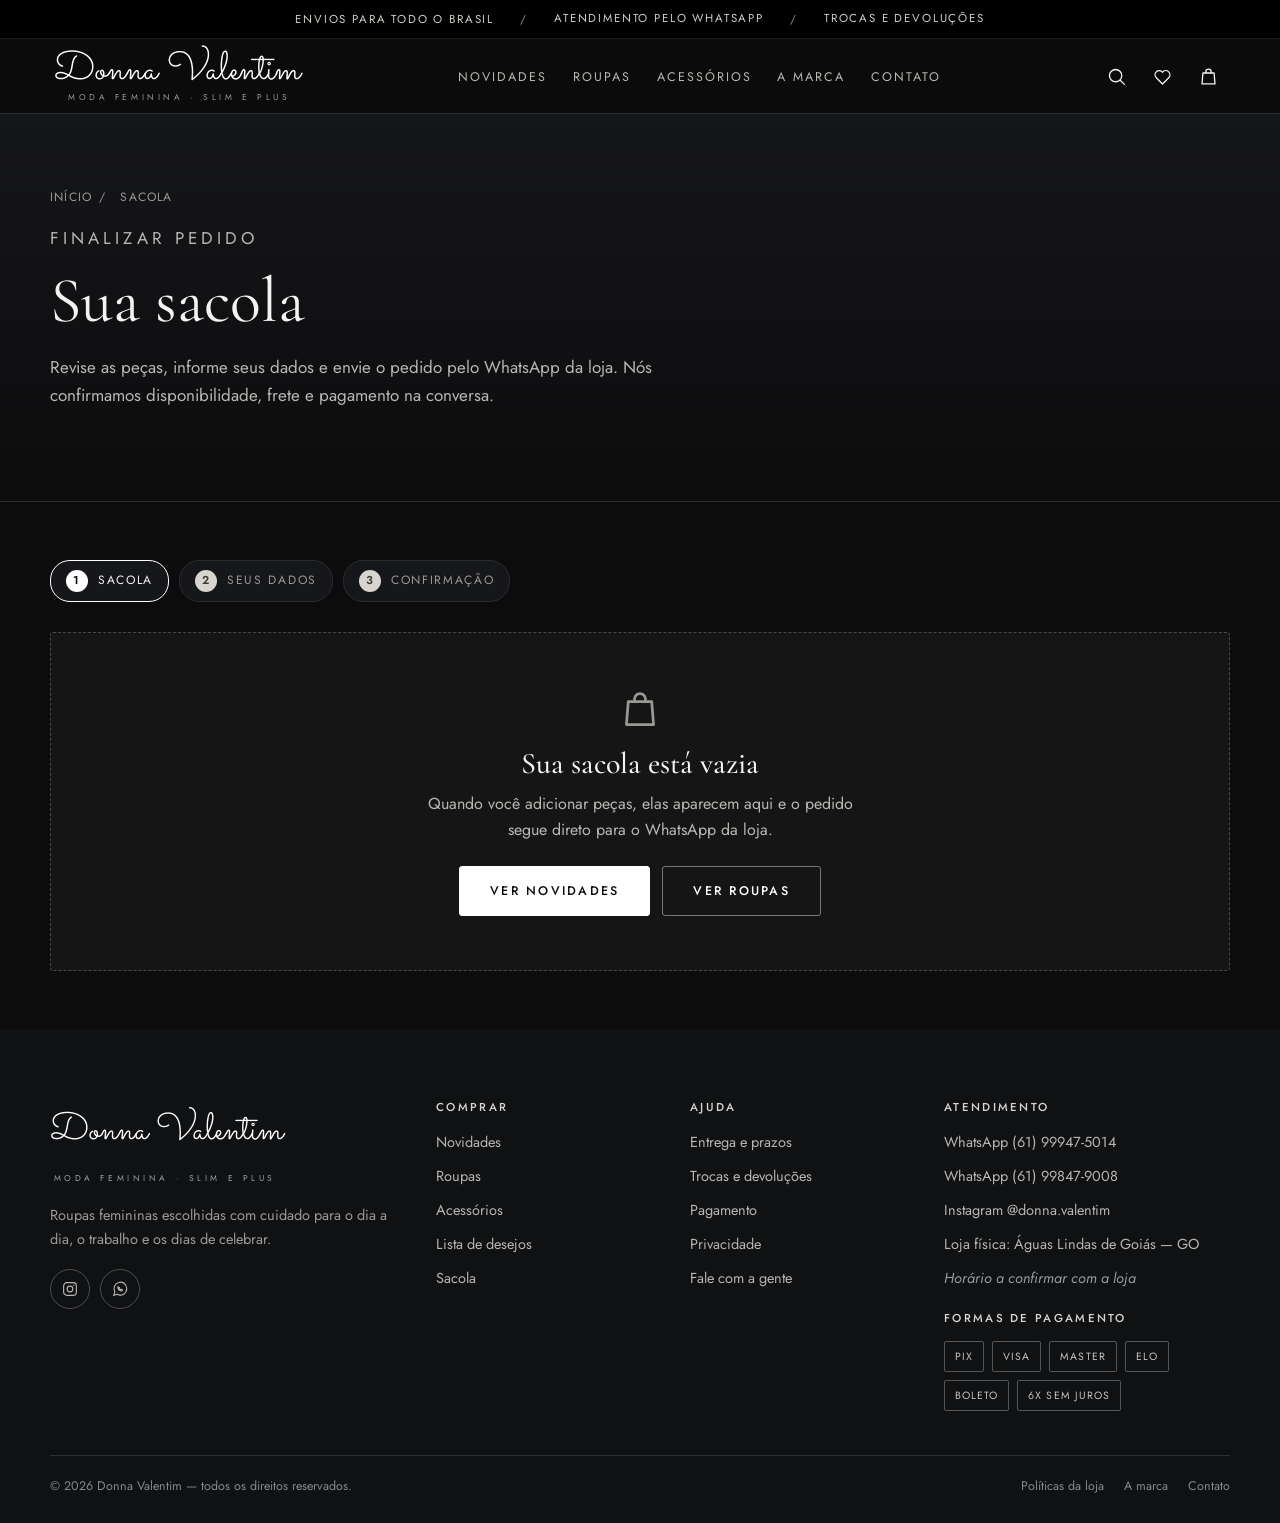
<file: sacola.html>
<!DOCTYPE html>
<html lang="pt-BR">
<head>
<meta charset="utf-8">
<meta name="viewport" content="width=device-width,initial-scale=1">
<title>Sua sacola | Donna Valentim</title>
<meta name="description" content="Revise os itens da sua sacola, informe seus dados e envie o pedido pelo WhatsApp da Donna Valentim.">
<meta name="theme-color" content="#0C0C0D">
<meta name="robots" content="noindex">
<link rel="preconnect" href="https://fonts.googleapis.com">
<link rel="preconnect" href="https://fonts.gstatic.com" crossorigin>
<link href="https://fonts.googleapis.com/css2?family=Cormorant+Garamond:ital,wght@0,400;0,500;0,600;1,400;1,500&family=Jost:wght@300;400;500;600&family=Sacramento&display=swap" rel="stylesheet">
<link rel="stylesheet" href="assets/css/style.css">
<link rel="icon" href="data:image/svg+xml,%3Csvg xmlns='http://www.w3.org/2000/svg' viewBox='0 0 64 64'%3E%3Crect width='64' height='64' fill='%23202124'/%3E%3Ctext x='32' y='45' font-family='Georgia,serif' font-size='36' fill='%23F7F5F1' text-anchor='middle'%3EDV%3C/text%3E%3C/svg%3E">
</head>
<body data-page="sacola">
<a class="skip" href="#conteudo">Pular para o conteúdo</a>

<svg aria-hidden="true" focusable="false" style="position:absolute;width:0;height:0;overflow:hidden" xmlns="http://www.w3.org/2000/svg"><defs>
<symbol id="i-search" viewBox="0 0 24 24"><circle cx="11" cy="11" r="7"/><line x1="16.5" y1="16.5" x2="21" y2="21"/></symbol>
<symbol id="i-heart" viewBox="0 0 24 24"><path d="M12 20.5 4.9 13.4A4.7 4.7 0 0 1 11.6 6.7l.4.4.4-.4a4.7 4.7 0 0 1 6.7 6.7z"/></symbol>
<symbol id="i-bag" viewBox="0 0 24 24"><path d="M5.6 8h12.8l1 12.5H4.6z"/><path d="M9 8V6.6a3 3 0 0 1 6 0V8"/></symbol>
<symbol id="i-menu" viewBox="0 0 24 24"><line x1="4" y1="7" x2="20" y2="7"/><line x1="4" y1="12" x2="20" y2="12"/><line x1="4" y1="17" x2="20" y2="17"/></symbol>
<symbol id="i-close" viewBox="0 0 24 24"><line x1="6" y1="6" x2="18" y2="18"/><line x1="18" y1="6" x2="6" y2="18"/></symbol>
<symbol id="i-arrow" viewBox="0 0 24 24"><line x1="4" y1="12" x2="19" y2="12"/><polyline points="13 6 19 12 13 18"/></symbol>
<symbol id="i-plus" viewBox="0 0 24 24"><line x1="12" y1="5" x2="12" y2="19"/><line x1="5" y1="12" x2="19" y2="12"/></symbol>
<symbol id="i-minus" viewBox="0 0 24 24"><line x1="5" y1="12" x2="19" y2="12"/></symbol>
<symbol id="i-trash" viewBox="0 0 24 24"><path d="M4 7h16M9 7V5.2h6V7M6.6 7l1 12.6h8.8L17.4 7"/></symbol>
<symbol id="i-check" viewBox="0 0 24 24"><polyline points="4 12.5 9.5 18 20 6.5"/></symbol>
<symbol id="i-truck" viewBox="0 0 24 24"><path d="M2.5 6.5h11v10h-11z"/><path d="M13.5 10h4l3 3v3.5h-7z"/><circle cx="7" cy="18.6" r="1.7"/><circle cx="17" cy="18.6" r="1.7"/></symbol>
<symbol id="i-card" viewBox="0 0 24 24"><rect x="2.5" y="5.5" width="19" height="13" rx="1.5"/><line x1="2.5" y1="10" x2="21.5" y2="10"/></symbol>
<symbol id="i-swap" viewBox="0 0 24 24"><path d="M4 8.5h13M13.5 5 17 8.5 13.5 12"/><path d="M20 15.5H7M10.5 12 7 15.5 10.5 19"/></symbol>
<symbol id="i-chat" viewBox="0 0 24 24"><path d="M21 11.5a8.5 8.5 0 0 1-12.7 7.4L3.5 20.5l1.7-4.7A8.5 8.5 0 1 1 21 11.5z"/><path d="M9 9.2c0 3 2.4 5.4 5.4 5.4l1-1.4-1.9-1-.9.9a5.3 5.3 0 0 1-2.1-2.1l.9-.9z"/></symbol>
<symbol id="i-ig" viewBox="0 0 24 24"><rect x="3.5" y="3.5" width="17" height="17" rx="4.5"/><circle cx="12" cy="12" r="3.8"/><circle cx="17.1" cy="6.9" r=".9" fill="currentColor" stroke="none"/></symbol>
    <symbol id="i-dress" viewBox="0 0 24 24"><path d="M9.4 4.2c1.6 1.5 3.6 1.5 5.2 0l2.6 3.6-2 2 .8 3.4c1.4 2.9 2.4 5.5 3 8.1H6c.6-2.6 1.6-5.2 3-8.1l.8-3.4-2-2z"/><line x1="9.6" y1="8.4" x2="14.4" y2="8.4"/></symbol>
    <symbol id="i-blouse" viewBox="0 0 24 24"><path d="M8.5 4.5 12 6.6l3.5-2.1 3.2 3.4-2 1.9.6 3.2H6.7l.6-3.2-2-1.9z"/><path d="M6.7 13h10.6v6.9H6.7z"/></symbol>
    <symbol id="i-skirt" viewBox="0 0 24 24"><path d="M7.6 4.5h8.8v2.4H7.6z"/><path d="M8 6.9h8l2.6 13.1H5.4z"/><line x1="12" y1="6.9" x2="12" y2="20"/></symbol>
    <symbol id="i-earring" viewBox="0 0 24 24"><circle cx="12" cy="7" r="2.4"/><path d="M12 9.4c2.4 2.4 3.9 4 3.9 5.9a3.9 3.9 0 0 1-7.8 0c0-1.9 1.5-3.5 3.9-5.9z"/></symbol>
    <symbol id="i-belt" viewBox="0 0 24 24"><rect x="3" y="9" width="18" height="6" rx="1"/><rect x="9.5" y="7.5" width="5" height="9" rx="1"/><line x1="12" y1="9.5" x2="12" y2="14.5"/></symbol>
</defs></svg>

<div class="topbar" role="region" aria-label="Avisos da loja"><div class="container">
  <span>Envios para todo o Brasil</span><span class="sep">/</span>
  <a href="contato.html">Atendimento pelo WhatsApp</a><span class="sep">/</span>
  <a href="politicas.html#trocas">Trocas e devoluções</a>
</div></div>

<header class="site-header">
  <div class="container header-inner">
    <button class="icon-btn menu-toggle" aria-expanded="false" aria-controls="menu-mobile" aria-label="Abrir menu"><svg class="ic" aria-hidden="true"><use href="#i-menu"></use></svg></button>
    <a class="logo" href="index.html"><span class="logo-script">Donna Valentim</span><span class="logo-sub">moda feminina · slim e plus</span></a>
    <nav class="nav" aria-label="Navegação principal"><ul>
      <li><a href="novidades.html">Novidades</a></li>
      <li><a href="roupas.html">Roupas</a></li>
      <li><a href="acessorios.html">Acessórios</a></li>
      <li><a href="sobre.html">A marca</a></li>
      <li><a href="contato.html">Contato</a></li>
    </ul></nav>
    <div class="header-actions">
      <button class="icon-btn" data-busca aria-label="Buscar produtos"><svg class="ic" aria-hidden="true"><use href="#i-search"></use></svg></button>
      <a class="icon-btn" href="favoritos.html" aria-label="Lista de desejos"><svg class="ic" aria-hidden="true"><use href="#i-heart"></use></svg><span class="count" data-fav-count aria-hidden="true">0</span></a>
      <a class="icon-btn" href="sacola.html" aria-label="Sacola de compras"><svg class="ic" aria-hidden="true"><use href="#i-bag"></use></svg><span class="count" data-bag-count aria-hidden="true">0</span></a>
    </div>
  </div>
</header>

<div class="mobile-menu" id="menu-mobile" hidden>
  <div class="mm-top">
    <a class="logo" href="index.html"><span class="logo-script">Donna Valentim</span><span class="logo-sub">moda feminina · slim e plus</span></a>
    <button class="icon-btn" id="fechar-menu" aria-label="Fechar menu"><svg class="ic" aria-hidden="true"><use href="#i-close"></use></svg></button>
  </div>
  <nav aria-label="Menu"><ul class="mm-list">
    <li><a href="index.html">Início</a></li>
    <li><a href="novidades.html">Novidades</a></li>
    <li><a href="roupas.html">Roupas</a></li>
    <li><a href="acessorios.html">Acessórios</a></li>
    <li><a href="sobre.html">A marca</a></li>
    <li><a href="contato.html">Contato</a></li>
  </ul></nav>
  <div class="mm-extra">
    <a href="sacola.html">Sacola de compras</a>
    <a href="favoritos.html">Lista de desejos</a>
    <a data-wa target="_blank" rel="noopener">Falar no WhatsApp</a>
  </div>
</div>

<div class="search-overlay" id="busca-overlay" hidden>
  <div class="search-panel" role="dialog" aria-modal="true" aria-label="Buscar produtos">
    <div class="search-head">
      <svg class="ic" aria-hidden="true"><use href="#i-search"></use></svg>
      <input type="search" id="busca-input" class="search-input" placeholder="Buscar vestidos, blusas, bolsas…" aria-label="Buscar produtos" autocomplete="off">
      <button class="icon-btn" id="fechar-busca" aria-label="Fechar busca"><svg class="ic" aria-hidden="true"><use href="#i-close"></use></svg></button>
    </div>
    <div class="search-results" id="busca-results" aria-live="polite"><div class="search-hint">Digite para buscar no catálogo</div></div>
  </div>
</div>

<main id="conteudo">
  <section class="page-head">
    <div class="container">
      <nav class="crumbs" aria-label="Trilha de navegação"><a href="index.html">Início</a><span>/</span><span aria-current="page">Sacola</span></nav>
      <p class="kicker">Finalizar pedido</p>
      <h1>Sua sacola</h1>
      <p>Revise as peças, informe seus dados e envie o pedido pelo WhatsApp da loja. Nós confirmamos disponibilidade, frete e pagamento na conversa.</p>
    </div>
  </section>

  <section class="section section--tight">
    <div class="container">
      <div class="steps" role="list">
        <span class="step is-on" role="listitem"><b>1</b> Sacola</span>
        <span class="step" role="listitem"><b>2</b> Seus dados</span>
        <span class="step" role="listitem"><b>3</b> Confirmação</span>
      </div>

      <div class="empty-bag" id="bag-empty" hidden>
        <svg class="ic" aria-hidden="true"><use href="#i-bag"></use></svg>
        <h2>Sua sacola está vazia</h2>
        <p>Quando você adicionar peças, elas aparecem aqui e o pedido segue direto para o WhatsApp da loja.</p>
        <div class="row">
          <a class="btn" href="novidades.html">Ver novidades</a>
          <a class="btn btn--ghost" href="roupas.html">Ver roupas</a>
        </div>
      </div>

      <div class="bag" id="bag-wrap" hidden>
        <div>
          <div class="bag-list" id="bag-list"></div>

          <div class="checkout-block" id="checkout-block">
            <h2>Como você quer receber?</h2>
            <p class="sub">O pedido é fechado pelo WhatsApp: você informa os dados aqui e a loja confirma tudo na conversa.</p>
            <form id="form-checkout" novalidate>
              <div class="radio-row">
                <label class="radio"><input type="radio" name="entrega" value="envio" checked>
                  <span><b>Enviar para o meu endereço</b><span>Frete e prazo confirmados por CEP no atendimento.</span></span></label>
                <label class="radio"><input type="radio" name="entrega" value="retirada">
                  <span><b>Retirar na loja</b><span>Endereço e horário combinados na conversa.</span></span></label>
              </div>

              <div class="form-row">
                <div class="field"><label for="co-nome">Nome completo</label>
                  <input class="input" id="co-nome" name="nome" autocomplete="name"><p class="err" id="co-nome-erro" aria-live="polite"></p></div>
                <div class="field"><label for="co-contato">WhatsApp ou e-mail</label>
                  <input class="input" id="co-contato" name="contato" autocomplete="tel"><p class="err" id="co-contato-erro" aria-live="polite"></p></div>
              </div>

              <div id="endereco-block">
                <div class="field"><label for="co-cep">CEP</label>
                  <input class="input" id="co-cep" inputmode="numeric" maxlength="9" placeholder="00000-000" autocomplete="postal-code"><p class="err" id="co-cep-erro" aria-live="polite"></p></div>
                <div class="form-row">
                  <div class="field"><label for="co-logradouro">Logradouro</label>
                    <input class="input" id="co-logradouro" autocomplete="address-line1"><p class="err" id="co-logradouro-erro" aria-live="polite"></p></div>
                  <div class="field"><label for="co-numero">Número</label>
                    <input class="input" id="co-numero"><p class="err" id="co-numero-erro" aria-live="polite"></p></div>
                </div>
                <div class="form-row">
                  <div class="field"><label for="co-bairro">Bairro</label>
                    <input class="input" id="co-bairro"><p class="err" id="co-bairro-erro" aria-live="polite"></p></div>
                  <div class="field"><label for="co-cidade">Cidade / UF</label>
                    <input class="input" id="co-cidade" autocomplete="address-level2"><p class="err" id="co-cidade-erro" aria-live="polite"></p></div>
                </div>
                <div class="field"><label for="co-referencia">Ponto de referência (opcional)</label>
                  <input class="input" id="co-referencia"></div>
              </div>

              <div class="field"><label for="co-obs">Observações (opcional)</label>
                <textarea class="input" id="co-obs" rows="3" placeholder="Ex.: preciso até sexta-feira, presente, etc."></textarea></div>

              <p class="form-note">Seus dados são usados apenas para responder este pedido. Leia a
                <a href="politicas.html#privacidade" style="border-bottom:1px solid currentColor">política de privacidade</a>.</p>
              <button class="btn btn--full" type="submit" style="margin-top:8px">
                Enviar pedido pelo WhatsApp <svg class="ic" aria-hidden="true"><use href="#i-chat"></use></svg></button>
            </form>
          </div>

          <div class="confirm" id="confirm-block" hidden tabindex="-1">
            <h2>Pedido enviado!</h2>
            <p>A conversa com a Donna Valentim foi aberta. Se a janela não apareceu, clique no botão abaixo ou salve o número <span data-whats-exib></span>.</p>
            <p class="tiny" style="margin-top:14px"><strong>Itens do pedido</strong></p>
            <ul id="confirm-list" style="list-style:disc;padding-left:20px;color:var(--tinta-2);font-size:15px"></ul>
            <p><strong>Total estimado:</strong> <span id="confirm-total"></span></p>
            <ol>
              <li>A loja confirma disponibilidade, tamanho e prazo de entrega.</li>
              <li>Você escolhe a forma de pagamento (Pix, cartão ou boleto).</li>
              <li>Enviamos o código de rastreio — ou combinamos a retirada na loja.</li>
            </ol>
            <p class="tiny">Usaremos este contato para falar sobre o pedido: <span id="confirm-contato"></span></p>
            <div class="row" style="margin-top:18px">
              <a class="btn" data-wa target="_blank" rel="noopener">Abrir WhatsApp <svg class="ic" aria-hidden="true"><use href="#i-chat"></use></svg></a>
              <button type="button" class="btn btn--ghost" data-limpar>Iniciar nova compra</button>
            </div>
          </div>
        </div>

        <aside class="summary" aria-label="Resumo do pedido">
          <h2>Resumo</h2>
          <div class="sum-row"><span>Subtotal</span><b id="sum-subtotal">R$ 0,00</b></div>
          <div class="sum-row" id="sum-cupom-row" hidden><span>Desconto</span><b id="sum-cupom"></b></div>
          <div class="sum-row" id="sum-frete-row" hidden><span>Frete</span><b id="sum-frete"></b></div>
          <div class="sum-total"><span class="label">Total</span>
            <span><span class="v" id="sum-total">R$ 0,00</span><br><span class="tiny muted" id="sum-total-pix"></span></span></div>

          <form id="form-cupom" novalidate>
            <div class="coupon">
              <input class="input" id="cupom" placeholder="Cupom (ex.: BEMVINDA10)" aria-label="Código do cupom" autocomplete="off">
              <button class="btn btn--ghost btn--sm" type="submit">Aplicar</button>
            </div>
            <p class="coupon-msg" id="cupom-msg" aria-live="polite"></p>
          </form>

          <form id="form-frete" novalidate>
            <div class="frete">
              <input class="input" id="cep" inputmode="numeric" maxlength="9" placeholder="Calcular frete (CEP)" aria-label="CEP para estimar o frete">
              <button class="btn btn--ghost btn--sm" type="submit">Calcular</button>
            </div>
            <p class="frete-res" id="frete-res" aria-live="polite"></p>
          </form>

          <p class="tiny muted" style="margin-top:16px;border-top:1px solid var(--linha);padding-top:14px">
            Estimativa: o valor e o prazo finais são confirmados no atendimento. Frete grátis acima de R$&nbsp;399,00.
          </p>
        </aside>
      </div>
    </div>
  </section>
</main>

<footer class="site-footer">
  <div class="container">
    <div class="foot-grid">
      <div class="foot-brand">
        <span class="logo-script">Donna Valentim</span><br><span class="logo-sub">moda feminina · slim e plus</span>
        <p>Roupas femininas escolhidas com cuidado para o dia a dia, o trabalho e os dias de celebrar.</p>
        <div class="foot-social">
          <a data-instagram target="_blank" rel="noopener" aria-label="Instagram da Donna Valentim"><svg class="ic" aria-hidden="true"><use href="#i-ig"></use></svg></a>
          <a data-wa target="_blank" rel="noopener" aria-label="Falar no WhatsApp"><svg class="ic" aria-hidden="true"><use href="#i-chat"></use></svg></a>
        </div>
      </div>
      <div class="foot-col"><h3>Comprar</h3><ul>
        <li><a href="novidades.html">Novidades</a></li>
        <li><a href="roupas.html">Roupas</a></li>
        <li><a href="acessorios.html">Acessórios</a></li>
        <li><a href="favoritos.html">Lista de desejos</a></li>
        <li><a href="sacola.html">Sacola</a></li></ul></div>
      <div class="foot-col"><h3>Ajuda</h3><ul>
        <li><a href="politicas.html#entrega">Entrega e prazos</a></li>
        <li><a href="politicas.html#trocas">Trocas e devoluções</a></li>
        <li><a href="politicas.html#pagamento">Pagamento</a></li>
        <li><a href="politicas.html#privacidade">Privacidade</a></li>
        <li><a href="contato.html">Fale com a gente</a></li></ul></div>
      <div class="foot-col"><h3>Atendimento</h3><ul>
        <li><a data-wa target="_blank" rel="noopener">WhatsApp <span data-whats-exib></span></a></li>
        <li><a data-wa2 target="_blank" rel="noopener">WhatsApp <span data-whats2-exib></span></a></li>
        <li><a data-instagram target="_blank" rel="noopener">Instagram <span data-instagram-exib>@donna.valentim</span></a></li>
        <li>Loja física: <span data-cidade>Águas Lindas de Goiás — GO</span></li>
        <li class="pendente" data-horario>Horário a confirmar com a loja</li></ul>
        <h3 style="margin-top:22px">Formas de pagamento</h3>
        <div class="pay"><span>Pix</span><span>Visa</span><span>Master</span><span>Elo</span><span>Boleto</span><span>6x sem juros</span></div>
      </div>
    </div>
    <div class="foot-bottom">
      <span>© 2026 Donna Valentim — todos os direitos reservados.</span>
      <ul><li><a href="politicas.html">Políticas da loja</a></li><li><a href="sobre.html">A marca</a></li><li><a href="contato.html">Contato</a></li></ul>
    </div>
  </div>
</footer>

<script src="assets/js/data.js"></script>
<script src="assets/js/app.js"></script>
</body>
</html>
</file>
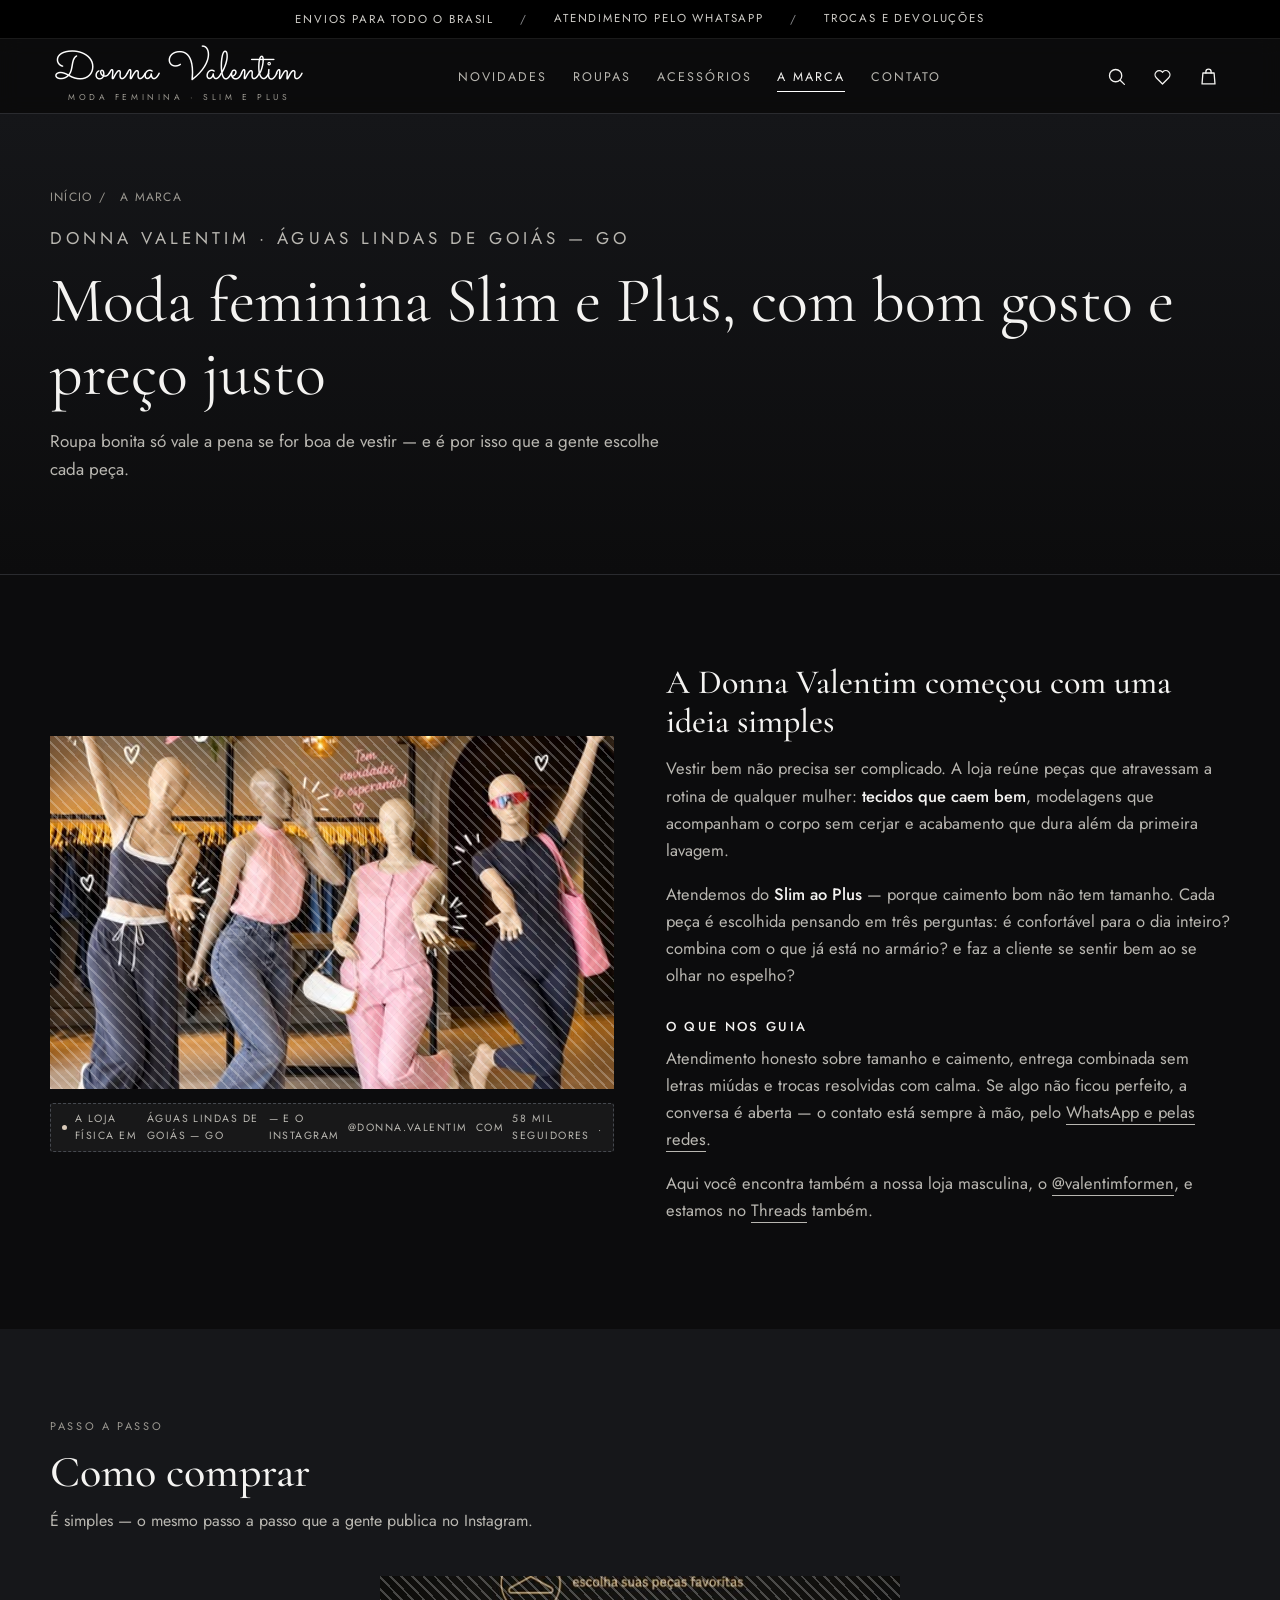
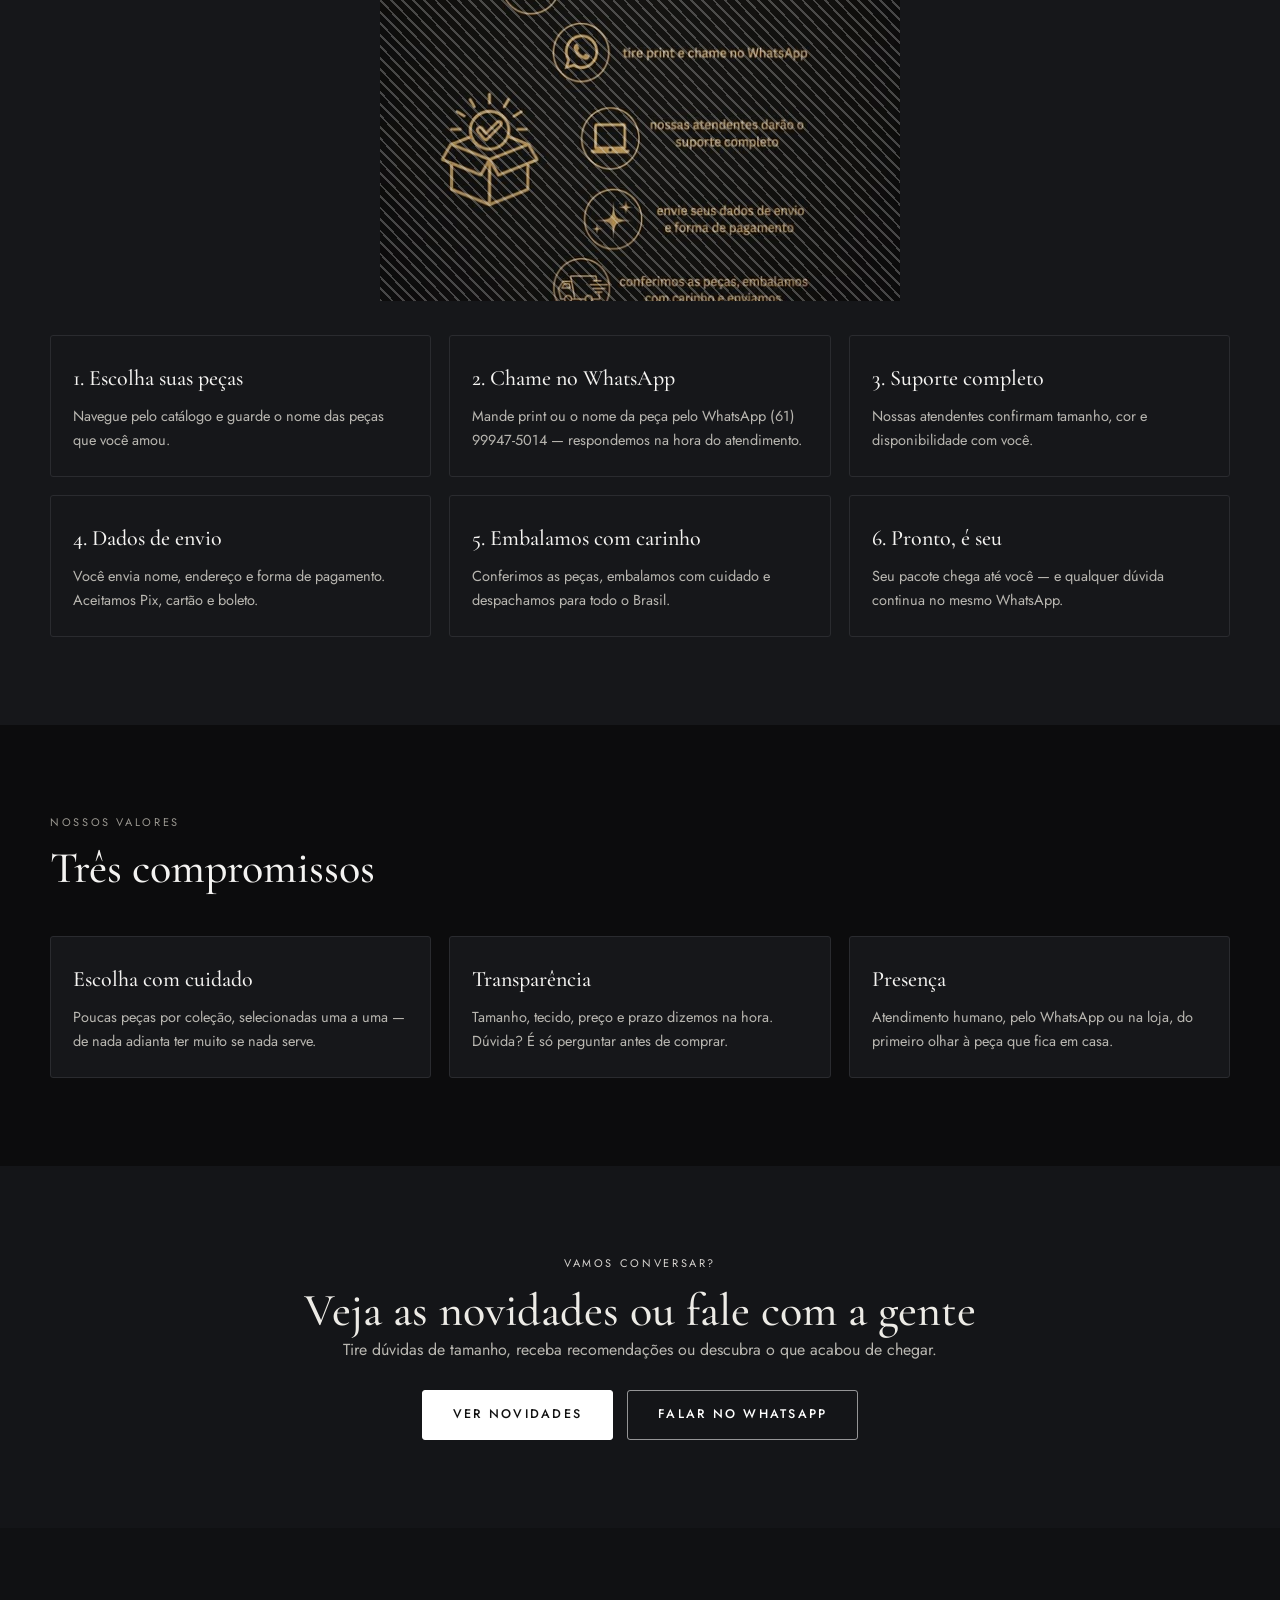
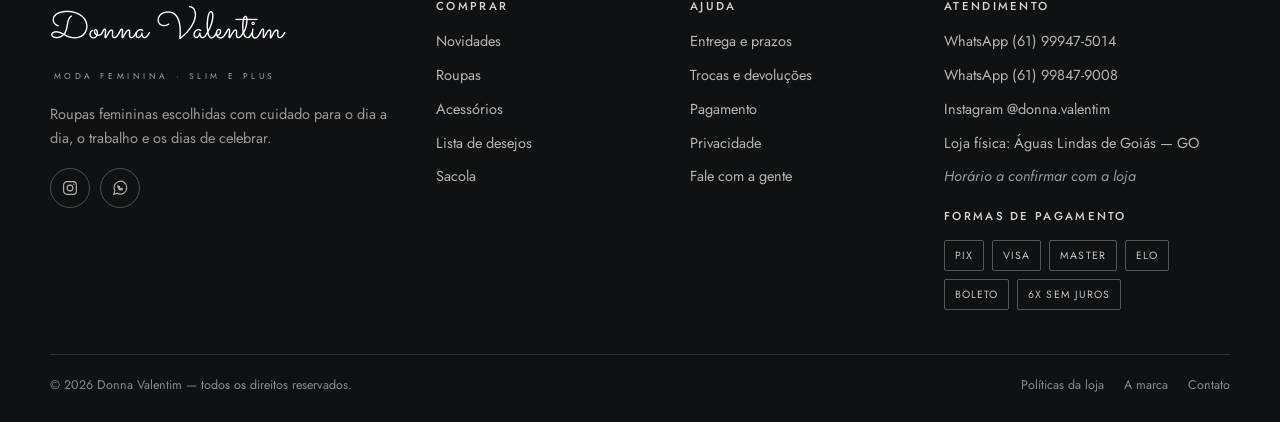
<file: sobre.html>
<!DOCTYPE html>
<html lang="pt-BR">
<head>
<meta charset="utf-8">
<meta name="viewport" content="width=device-width,initial-scale=1">
<title>A marca | Donna Valentim — história e valores</title>
<meta name="description" content="Conheça a Donna Valentim: moda feminina Slim e Plus, com bom gosto e preço justo. Loja física em Águas Lindas de Goiás e envio para todo o Brasil.">
<meta name="theme-color" content="#0C0C0D">
<meta property="og:type" content="website">
<meta property="og:title" content="A marca | Donna Valentim">
<meta property="og:description" content="A história e os valores da Donna Valentim.">
<meta property="og:locale" content="pt_BR">
<link rel="preconnect" href="https://fonts.googleapis.com">
<link rel="preconnect" href="https://fonts.gstatic.com" crossorigin>
<link href="https://fonts.googleapis.com/css2?family=Cormorant+Garamond:ital,wght@0,400;0,500;0,600;1,400;1,500&family=Jost:wght@300;400;500;600&family=Sacramento&display=swap" rel="stylesheet">
<link rel="stylesheet" href="assets/css/style.css">
<link rel="icon" href="data:image/svg+xml,%3Csvg xmlns='http://www.w3.org/2000/svg' viewBox='0 0 64 64'%3E%3Crect width='64' height='64' fill='%23202124'/%3E%3Ctext x='32' y='45' font-family='Georgia,serif' font-size='36' fill='%23F7F5F1' text-anchor='middle'%3EDV%3C/text%3E%3C/svg%3E">
</head>
<body data-page="sobre">
<a class="skip" href="#conteudo">Pular para o conteúdo</a>

<svg aria-hidden="true" focusable="false" style="position:absolute;width:0;height:0;overflow:hidden" xmlns="http://www.w3.org/2000/svg"><defs>
<symbol id="i-search" viewBox="0 0 24 24"><circle cx="11" cy="11" r="7"/><line x1="16.5" y1="16.5" x2="21" y2="21"/></symbol>
<symbol id="i-heart" viewBox="0 0 24 24"><path d="M12 20.5 4.9 13.4A4.7 4.7 0 0 1 11.6 6.7l.4.4.4-.4a4.7 4.7 0 0 1 6.7 6.7z"/></symbol>
<symbol id="i-bag" viewBox="0 0 24 24"><path d="M5.6 8h12.8l1 12.5H4.6z"/><path d="M9 8V6.6a3 3 0 0 1 6 0V8"/></symbol>
<symbol id="i-menu" viewBox="0 0 24 24"><line x1="4" y1="7" x2="20" y2="7"/><line x1="4" y1="12" x2="20" y2="12"/><line x1="4" y1="17" x2="20" y2="17"/></symbol>
<symbol id="i-close" viewBox="0 0 24 24"><line x1="6" y1="6" x2="18" y2="18"/><line x1="18" y1="6" x2="6" y2="18"/></symbol>
<symbol id="i-arrow" viewBox="0 0 24 24"><line x1="4" y1="12" x2="19" y2="12"/><polyline points="13 6 19 12 13 18"/></symbol>
<symbol id="i-plus" viewBox="0 0 24 24"><line x1="12" y1="5" x2="12" y2="19"/><line x1="5" y1="12" x2="19" y2="12"/></symbol>
<symbol id="i-minus" viewBox="0 0 24 24"><line x1="5" y1="12" x2="19" y2="12"/></symbol>
<symbol id="i-trash" viewBox="0 0 24 24"><path d="M4 7h16M9 7V5.2h6V7M6.6 7l1 12.6h8.8L17.4 7"/></symbol>
<symbol id="i-check" viewBox="0 0 24 24"><polyline points="4 12.5 9.5 18 20 6.5"/></symbol>
<symbol id="i-star" viewBox="0 0 24 24"><polygon points="12 3.5 14.6 9 20.5 9.7 16.2 13.9 17.3 19.8 12 17 6.7 19.8 7.8 13.9 3.5 9.7 9.4 9"/></symbol>
<symbol id="i-dress" viewBox="0 0 24 24"><path d="M9.4 4.2c1.6 1.5 3.6 1.5 5.2 0l2.6 3.6-2 2 .8 3.4c1.4 2.9 2.4 5.5 3 8.1H6c.6-2.6 1.6-5.2 3-8.1l.8-3.4-2-2z"/><line x1="9.6" y1="8.4" x2="14.4" y2="8.4"/></symbol>
<symbol id="i-blouse" viewBox="0 0 24 24"><path d="M8.5 4.5 12 6.6l3.5-2.1 3.2 3.4-2 1.9.6 3.2H6.7l.6-3.2-2-1.9z"/><path d="M6.7 13h10.6v6.9H6.7z"/></symbol>
<symbol id="i-skirt" viewBox="0 0 24 24"><path d="M7.6 4.5h8.8v2.4H7.6z"/><path d="M8 6.9h8l2.6 13.1H5.4z"/><line x1="12" y1="6.9" x2="12" y2="20"/></symbol>
<symbol id="i-pants" viewBox="0 0 24 24"><path d="M7 4.5h10l-.6 15.5h-3.2L12 11l-1.2 9H7z"/><line x1="7" y1="7.7" x2="17" y2="7.7"/></symbol>
<symbol id="i-earring" viewBox="0 0 24 24"><circle cx="12" cy="7" r="2.4"/><path d="M12 9.4c2.4 2.4 3.9 4 3.9 5.9a3.9 3.9 0 0 1-7.8 0c0-1.9 1.5-3.5 3.9-5.9z"/></symbol>
<symbol id="i-scarf" viewBox="0 0 24 24"><path d="M5 6.5h14L12 19.5z"/><line x1="5" y1="9.6" x2="19" y2="9.6"/></symbol>
<symbol id="i-belt" viewBox="0 0 24 24"><rect x="3" y="9" width="18" height="6" rx="1"/><rect x="9.5" y="7.5" width="5" height="9" rx="1"/><line x1="12" y1="9.5" x2="12" y2="14.5"/></symbol><symbol id="i-chat" viewBox="0 0 24 24"><path d="M21 11.5a8.5 8.5 0 0 1-12.7 7.4L3.5 20.5l1.7-4.7A8.5 8.5 0 1 1 21 11.5z"/><path d="M9 9.2c0 3 2.4 5.4 5.4 5.4l1-1.4-1.9-1-.9.9a5.3 5.3 0 0 1-2.1-2.1l.9-.9z"/></symbol><symbol id="i-ig" viewBox="0 0 24 24"><rect x="3.5" y="3.5" width="17" height="17" rx="4.5"/><circle cx="12" cy="12" r="3.8"/><circle cx="17.1" cy="6.9" r=".9" fill="currentColor" stroke="none"/></symbol>
</defs></svg>

<div class="topbar" role="region" aria-label="Avisos da loja"><div class="container">
  <span>Envios para todo o Brasil</span><span class="sep">/</span>
  <a href="contato.html">Atendimento pelo WhatsApp</a><span class="sep">/</span>
  <a href="politicas.html#trocas">Trocas e devoluções</a>
</div></div>

<header class="site-header">
  <div class="container header-inner">
    <button class="icon-btn menu-toggle" aria-expanded="false" aria-controls="menu-mobile" aria-label="Abrir menu"><svg class="ic" aria-hidden="true"><use href="#i-menu"></use></svg></button>
    <a class="logo" href="index.html"><span class="logo-script">Donna Valentim</span><span class="logo-sub">moda feminina · slim e plus</span></a>
    <nav class="nav" aria-label="Navegação principal"><ul>
      <li><a href="novidades.html">Novidades</a></li>
      <li><a href="roupas.html">Roupas</a></li>
      <li><a href="acessorios.html">Acessórios</a></li>
      <li><a href="sobre.html" aria-current="page">A marca</a></li>
      <li><a href="contato.html">Contato</a></li>
    </ul></nav>
    <div class="header-actions">
      <button class="icon-btn" data-busca aria-label="Buscar produtos"><svg class="ic" aria-hidden="true"><use href="#i-search"></use></svg></button>
      <a class="icon-btn" href="favoritos.html" aria-label="Lista de desejos"><svg class="ic" aria-hidden="true"><use href="#i-heart"></use></svg><span class="count" data-fav-count aria-hidden="true">0</span></a>
      <a class="icon-btn" href="sacola.html" aria-label="Sacola de compras"><svg class="ic" aria-hidden="true"><use href="#i-bag"></use></svg><span class="count" data-bag-count aria-hidden="true">0</span></a>
    </div>
  </div>
</header>

<div class="mobile-menu" id="menu-mobile" hidden>
  <div class="mm-top">
    <a class="logo" href="index.html"><span class="logo-script">Donna Valentim</span><span class="logo-sub">moda feminina · slim e plus</span></a>
    <button class="icon-btn" id="fechar-menu" aria-label="Fechar menu"><svg class="ic" aria-hidden="true"><use href="#i-close"></use></svg></button>
  </div>
  <nav aria-label="Menu"><ul class="mm-list">
    <li><a href="index.html">Início</a></li>
    <li><a href="novidades.html">Novidades</a></li>
    <li><a href="roupas.html">Roupas</a></li>
    <li><a href="acessorios.html">Acessórios</a></li>
    <li><a href="sobre.html" aria-current="page">A marca</a></li>
    <li><a href="contato.html">Contato</a></li>
  </ul></nav>
  <div class="mm-extra">
    <a href="sacola.html">Sacola de compras</a>
    <a href="favoritos.html">Lista de desejos</a>
    <a data-wa target="_blank" rel="noopener">Falar no WhatsApp</a>
  </div>
</div>

<div class="search-overlay" id="busca-overlay" hidden>
  <div class="search-panel" role="dialog" aria-modal="true" aria-label="Buscar produtos">
    <div class="search-head">
      <svg class="ic" aria-hidden="true"><use href="#i-search"></use></svg>
      <input type="search" id="busca-input" class="search-input" placeholder="Buscar vestidos, blusas, bolsas…" aria-label="Buscar produtos" autocomplete="off">
      <button class="icon-btn" id="fechar-busca" aria-label="Fechar busca"><svg class="ic" aria-hidden="true"><use href="#i-close"></use></svg></button>
    </div>
    <div class="search-results" id="busca-results" aria-live="polite"><div class="search-hint">Digite para buscar no catálogo</div></div>
  </div>
</div>

<main id="conteudo">  <section class="page-head">
    <div class="container">
      <nav class="crumbs" aria-label="Trilha de navegação"><a href="index.html">Início</a><span>/</span><span aria-current="page">A marca</span></nav>
      <p class="kicker">Donna Valentim · <span data-cidade>Águas Lindas de Goiás — GO</span></p>
      <h1>Moda feminina Slim e Plus, com bom gosto e preço justo</h1>
      <p>Roupa bonita só vale a pena se for boa de vestir — e é por isso que a gente escolhe cada peça.</p>
    </div>
  </section>

  <section class="section">
    <div class="container split">
      <div>
        <div class="foto foto--wide foto--real"><img src="assets/img/produtos/p06.jpg" alt="Vitrine da loja Donna Valentim com as novidades" width="640" height="640" loading="lazy" decoding="async"></div>
        <p style="margin-top:14px"><span class="nota">A loja física em <span data-cidade>Águas Lindas de Goiás — GO</span> — e o Instagram <span data-instagram-exib>@donna.valentim</span> com <span data-instagram-seguidores>58 mil seguidores</span>.</span></p>
      </div>
      <div class="prose">
        <h2 style="margin-top:0">A Donna Valentim começou com uma ideia simples</h2>
        <p>Vestir bem não precisa ser complicado. A loja reúne peças que atravessam a rotina de qualquer mulher: <strong>tecidos que caem bem</strong>, modelagens que acompanham o corpo sem cerjar e acabamento que dura além da primeira lavagem.</p>
        <p>Atendemos do <strong>Slim ao Plus</strong> — porque caimento bom não tem tamanho. Cada peça é escolhida pensando em três perguntas: é confortável para o dia inteiro? combina com o que já está no armário? e faz a cliente se sentir bem ao se olhar no espelho?</p>
        <h3>O que nos guia</h3>
        <p>Atendimento honesto sobre tamanho e caimento, entrega combinada sem letras miúdas e trocas resolvidas com calma. Se algo não ficou perfeito, a conversa é aberta — o contato está sempre à mão, pelo <a href="contato.html">WhatsApp e pelas redes</a>.</p>
        <p>Aqui você encontra também a nossa loja masculina, o <a data-valentimformen target="_blank" rel="noopener">@valentimformen</a>, e estamos no <a data-threads target="_blank" rel="noopener">Threads</a> também.</p>
      </div>
    </div>
  </section>

  <section class="section section--off">
    <div class="container">
      <div class="section-head"><div><p class="kicker">Passo a passo</p><h2>Como comprar</h2>
        <p class="sub">É simples — o mesmo passo a passo que a gente publica no Instagram.</p></div></div>
      <div class="foto foto--wide foto--real" style="max-width:520px;margin:0 auto 28px"><img src="assets/img/produtos/p02.jpg" alt="Check list para compras online da Donna Valentim — do pedido ao pacote na sua casa" width="640" height="640" loading="lazy" decoding="async"></div>
      <div class="values">
        <div class="value"><b>1. Escolha suas peças</b><p>Navegue pelo catálogo e guarde o nome das peças que você amou.</p></div>
        <div class="value"><b>2. Chame no WhatsApp</b><p>Mande print ou o nome da peça pelo WhatsApp <span data-whats-exib></span> — respondemos na hora do atendimento.</p></div>
        <div class="value"><b>3. Suporte completo</b><p>Nossas atendentes confirmam tamanho, cor e disponibilidade com você.</p></div>
        <div class="value"><b>4. Dados de envio</b><p>Você envia nome, endereço e forma de pagamento. Aceitamos Pix, cartão e boleto.</p></div>
        <div class="value"><b>5. Embalamos com carinho</b><p>Conferimos as peças, embalamos com cuidado e despachamos para todo o Brasil.</p></div>
        <div class="value"><b>6. Pronto, é seu</b><p>Seu pacote chega até você — e qualquer dúvida continua no mesmo WhatsApp.</p></div>
      </div>
    </div>
  </section>

  <section class="section">
    <div class="container">
      <div class="section-head"><div><p class="kicker">Nossos valores</p><h2>Três compromissos</h2></div></div>
      <div class="values">
        <div class="value"><b>Escolha com cuidado</b><p>Poucas peças por coleção, selecionadas uma a uma — de nada adianta ter muito se nada serve.</p></div>
        <div class="value"><b>Transparência</b><p>Tamanho, tecido, preço e prazo dizemos na hora. Dúvida? É só perguntar antes de comprar.</p></div>
        <div class="value"><b>Presença</b><p>Atendimento humano, pelo WhatsApp ou na loja, do primeiro olhar à peça que fica em casa.</p></div>
      </div>
    </div>
  </section>

  <section class="section section--dark">
    <div class="container" style="text-align:center">
      <p class="kicker">Vamos conversar?</p>
      <h2 style="font-size:clamp(28px,4.4vw,46px)">Veja as novidades ou fale com a gente</h2>
      <p class="sub" style="margin-inline:auto">Tire dúvidas de tamanho, receba recomendações ou descubra o que acabou de chegar.</p>
      <div style="display:flex;gap:14px;justify-content:center;flex-wrap:wrap;margin-top:26px">
        <a class="btn btn--light" href="novidades.html">Ver novidades</a>
        <a class="btn btn--outline-light" data-wa target="_blank" rel="noopener">Falar no WhatsApp</a>
      </div>
    </div>
  </section></main>

<div class="filters-mobile" id="filtros-mobile" hidden>
  <div class="fm-panel" role="dialog" aria-modal="true" aria-label="Filtros de produtos">
    <div class="fm-head"><h2>Filtros</h2>
      <button class="icon-btn" id="fechar-filtros" aria-label="Fechar filtros"><svg class="ic" aria-hidden="true"><use href="#i-close"></use></svg></button></div>
    <div class="fm-body" id="filtros-mobile-body"></div>
    <div class="fm-foot">
      <button type="button" class="btn btn--ghost btn--sm" data-limpar>Limpar</button>
      <button type="button" class="btn btn--sm" id="aplicar-filtros">Ver resultados</button>
    </div>
  </div>
</div>

<footer class="site-footer">
  <div class="container">
    <div class="foot-grid">
      <div class="foot-brand">
        <span class="logo-script">Donna Valentim</span><br><span class="logo-sub">moda feminina · slim e plus</span>
        <p>Roupas femininas escolhidas com cuidado para o dia a dia, o trabalho e os dias de celebrar.</p>
        <div class="foot-social">
          <a data-instagram target="_blank" rel="noopener" aria-label="Instagram da Donna Valentim"><svg class="ic" aria-hidden="true"><use href="#i-ig"></use></svg></a>
          <a data-wa target="_blank" rel="noopener" aria-label="Falar no WhatsApp"><svg class="ic" aria-hidden="true"><use href="#i-chat"></use></svg></a>
        </div>
      </div>
      <div class="foot-col"><h3>Comprar</h3><ul>
        <li><a href="novidades.html">Novidades</a></li>
        <li><a href="roupas.html">Roupas</a></li>
        <li><a href="acessorios.html">Acessórios</a></li>
        <li><a href="favoritos.html">Lista de desejos</a></li>
        <li><a href="sacola.html">Sacola</a></li></ul></div>
      <div class="foot-col"><h3>Ajuda</h3><ul>
        <li><a href="politicas.html#entrega">Entrega e prazos</a></li>
        <li><a href="politicas.html#trocas">Trocas e devoluções</a></li>
        <li><a href="politicas.html#pagamento">Pagamento</a></li>
        <li><a href="politicas.html#privacidade">Privacidade</a></li>
        <li><a href="contato.html">Fale com a gente</a></li></ul></div>
      <div class="foot-col"><h3>Atendimento</h3><ul>
        <li><a data-wa target="_blank" rel="noopener">WhatsApp <span data-whats-exib></span></a></li>
        <li><a data-wa2 target="_blank" rel="noopener">WhatsApp <span data-whats2-exib></span></a></li>
        <li><a data-instagram target="_blank" rel="noopener">Instagram <span data-instagram-exib>@donna.valentim</span></a></li>
        <li>Loja física: <span data-cidade>Águas Lindas de Goiás — GO</span></li>
        <li class="pendente" data-horario>Horário a confirmar com a loja</li></ul>
        <h3 style="margin-top:22px">Formas de pagamento</h3>
        <div class="pay"><span>Pix</span><span>Visa</span><span>Master</span><span>Elo</span><span>Boleto</span><span>6x sem juros</span></div>
      </div>
    </div>
    <div class="foot-bottom">
      <span>© 2026 Donna Valentim — todos os direitos reservados.</span>
      <ul><li><a href="politicas.html">Políticas da loja</a></li><li><a href="sobre.html">A marca</a></li><li><a href="contato.html">Contato</a></li></ul>
    </div>
  </div>
</footer>

<script src="assets/js/data.js"></script>
<script src="assets/js/app.js"></script>
</body>
</html>
</file>
<file: assets/css/style.css>
/* =========================================================
   Donna Valentim — folha de estilos
   ========================================================= */
:root{
  /* tema: preto com detalhes branco */
  --grafite:#FFFFFF; --grafite-2:#E8E8E6;
  --off:#0C0C0D; --branco:#16171A;
  --prata:#D8D5D1; --areia:#D8C9B8; --preto:#000000;
  --tinta:#F4F3F1; --tinta-2:#B9B7B1; --tinta-3:#9B9891;
  --linha:#2A2B2F; --linha-2:#45484E;
  --erro:#E5817A; --ok:#6FCB9E;
  --serif:"Cormorant Garamond",Georgia,"Times New Roman",serif;
  --sans:"Jost","Segoe UI",Helvetica,Arial,sans-serif;
  --script:"Sacramento","Segoe Script",cursive;
  --pad:clamp(18px,4.5vw,40px);
  --radius:3px;
  --shadow:0 14px 34px rgba(0,0,0,.55);
  --shadow-sm:0 6px 18px rgba(0,0,0,.45);
  --header-h:74px;
  --ease:cubic-bezier(.22,.61,.36,1);
}
*,*::before,*::after{box-sizing:border-box}
html{-webkit-text-size-adjust:100%;scroll-behavior:smooth}
body{margin:0;background:var(--off);color:var(--tinta);font-family:var(--sans);font-size:16px;line-height:1.65;-webkit-font-smoothing:antialiased}
img,svg{display:block;max-width:100%}
button{font:inherit;color:inherit}
a{color:inherit;text-decoration:none}
h1,h2,h3,h4{margin:0;font-family:var(--serif);font-weight:500;line-height:1.15}
p{margin:0 0 1em}
ul{margin:0;padding:0;list-style:none}
table{border-collapse:collapse;width:100%}
input,select,textarea{font:inherit;color:inherit}
[hidden]{display:none!important}

/* acessibilidade */
.sr-only{position:absolute!important;width:1px;height:1px;padding:0;margin:-1px;overflow:hidden;clip:rect(0 0 0 0);white-space:nowrap;border:0}
.skip{position:fixed;top:8px;left:8px;z-index:400;background:var(--grafite);color:var(--off);padding:10px 16px;border-radius:var(--radius);transform:translateY(-160%);transition:transform .2s}
.skip:focus{transform:none}
:focus-visible{outline:2px solid var(--grafite);outline-offset:3px}
.site-footer :focus-visible,.topbar :focus-visible,.mobile-menu :focus-visible,.lightbox :focus-visible{outline-color:var(--prata)}
@media (prefers-reduced-motion:reduce){
  html{scroll-behavior:auto}
  *,*::before,*::after{animation-duration:.001ms!important;animation-iteration-count:1!important;transition-duration:.001ms!important}
}

/* utilitários */
.container{width:100%;max-width:1260px;margin-inline:auto;padding-inline:var(--pad)}
.section{padding-block:clamp(46px,7vw,88px)}
.section--tight{padding-block:clamp(34px,5vw,58px)}
.section--off{background:var(--branco)}
.section--sand{background:linear-gradient(180deg,#151619,var(--off))}
.section--dark{background:#141518;color:#EDEBE6}
.kicker{font-size:11px;letter-spacing:.24em;text-transform:uppercase;color:var(--tinta-3);margin-bottom:12px}
.section--dark .kicker{color:var(--prata)}
.section-head{display:flex;flex-wrap:wrap;align-items:flex-end;justify-content:space-between;gap:16px 24px;margin-bottom:clamp(24px,4vw,42px)}
.section-head h2{font-size:clamp(28px,4vw,44px)}
.section-head .sub{margin:10px 0 0;color:var(--tinta-2);max-width:56ch}
.section--dark .sub{color:#B9B7B1}
.muted{color:var(--tinta-2)}
.tiny{font-size:13px}

/* botões */
.btn{display:inline-flex;align-items:center;justify-content:center;gap:10px;min-height:50px;padding:13px 30px;border:1px solid var(--grafite);background:var(--grafite);color:var(--off);border-radius:var(--radius);font-size:12.5px;letter-spacing:.18em;text-transform:uppercase;font-weight:500;cursor:pointer;transition:background .25s var(--ease),color .25s var(--ease),border-color .25s var(--ease),transform .2s var(--ease)}
.btn:hover{background:transparent;color:#fff;border-color:#fff;transform:translateY(-1px)}
.btn:active{transform:none}
.btn--ghost{background:transparent;color:var(--grafite);border-color:rgba(255,255,255,.42)}
.btn--ghost:hover{background:var(--grafite);color:var(--off);border-color:var(--grafite)}
.btn--light{background:#fff;color:#111;border-color:#fff}
.btn--light:hover{background:#E9E9E9;color:#111;border-color:#E9E9E9}
.btn--outline-light{background:transparent;color:#fff;border-color:rgba(255,255,255,.55)}
.btn--outline-light:hover{background:#fff;color:#111;border-color:#fff}
.btn--full{width:100%}
.btn--sm{min-height:42px;padding:9px 20px;font-size:11.5px}
.btn[disabled]{opacity:.45;pointer-events:none}
.link-arrow{display:inline-flex;align-items:center;gap:9px;font-size:12px;letter-spacing:.18em;text-transform:uppercase;border-bottom:1px solid currentColor;padding-bottom:4px;transition:gap .2s var(--ease),opacity .2s}
.link-arrow:hover{gap:15px;opacity:.72}
.ic{width:1.25em;height:1.25em;fill:none;stroke:currentColor;stroke-width:1.5;stroke-linecap:round;stroke-linejoin:round;flex:none}

/* aviso de conteúdo pendente */
.nota{display:inline-flex;align-items:center;gap:8px;font-size:10.5px;letter-spacing:.14em;text-transform:uppercase;color:var(--tinta-2);border:1px dashed var(--linha-2);border-radius:var(--radius);padding:6px 11px;background:rgba(255,255,255,.05)}
.nota::before{content:"";width:5px;height:5px;border-radius:50%;background:var(--areia);flex:none}
.draft{border:1px dashed var(--linha-2);background:rgba(216,201,184,.16);border-radius:var(--radius);padding:16px 18px;font-size:14.5px;color:var(--tinta-2);margin-bottom:26px}
.draft strong{color:var(--tinta)}
/* =========================================================
   Topo, navegação, busca
   ========================================================= */
.topbar{background:#000;color:#CFCDC8;border-bottom:1px solid rgba(255,255,255,.10);font-size:11.5px;letter-spacing:.16em;text-transform:uppercase}
.topbar .container{display:flex;align-items:center;justify-content:center;gap:26px;min-height:38px;text-align:center;flex-wrap:wrap}
.topbar a{border-bottom:1px solid transparent;transition:border-color .2s}
.topbar a:hover{border-color:var(--prata)}
.topbar .sep{color:#8A8B8E}

.site-header{position:sticky;top:0;z-index:120;background:rgba(12,12,13,.92);backdrop-filter:blur(10px);border-bottom:1px solid var(--linha)}
.header-inner{display:flex;align-items:center;gap:14px;min-height:var(--header-h)}
.logo{display:flex;flex-direction:column;align-items:center;line-height:1;padding:6px 4px}
.logo-script{font-family:var(--script);font-size:clamp(30px,4vw,40px);color:var(--grafite);white-space:nowrap}
.logo-sub{font-size:8.5px;letter-spacing:.42em;text-transform:uppercase;color:var(--tinta-3);margin-top:2px;padding-left:.42em}
.nav{display:none}
.nav ul{display:flex;gap:clamp(14px,2vw,30px)}
.nav a{font-size:12.5px;letter-spacing:.16em;text-transform:uppercase;color:var(--tinta-2);padding:6px 0;position:relative;transition:color .2s}
.nav a::after{content:"";position:absolute;left:0;right:100%;bottom:0;height:1px;background:var(--grafite);transition:right .28s var(--ease)}
.nav a:hover,.nav a[aria-current="page"]{color:var(--tinta)}
.nav a:hover::after,.nav a[aria-current="page"]::after{right:0}
.header-actions{display:flex;align-items:center;gap:2px;margin-left:auto}
.icon-btn{position:relative;display:inline-flex;align-items:center;justify-content:center;width:44px;height:44px;border:0;background:none;cursor:pointer;color:var(--tinta);border-radius:50%;transition:background .2s}
.icon-btn:hover{background:rgba(255,255,255,.10)}
.icon-btn .ic{width:21px;height:21px}
.count{position:absolute;top:4px;right:3px;display:none;min-width:17px;height:17px;padding:0 4px;border-radius:9px;background:var(--grafite);color:var(--off);font-size:10px;line-height:17px;text-align:center;font-weight:500;transform:scale(0);transition:transform .22s var(--ease)}
.count.is-on{display:block;transform:scale(1)}
@media (min-width:1040px){
  .nav{display:block;order:0;margin-inline:auto}
  .header-actions{margin-left:0}
  .menu-toggle{display:none}
}
.header-inner .logo{order:-1}

/* menu mobile */
.mobile-menu{position:fixed;inset:0;z-index:200;background:#000;color:#F4F3F1;display:flex;flex-direction:column;padding:20px var(--pad) 34px;overflow:auto;animation:fade .2s var(--ease)}
@keyframes fade{from{opacity:0}to{opacity:1}}
.mm-top{display:flex;align-items:center;justify-content:space-between;gap:14px;margin-bottom:22px}
.mobile-menu .logo-script{color:#fff}
.mobile-menu .logo-sub{color:#8D8F92}
.mobile-menu .icon-btn{color:#fff}
.mobile-menu .icon-btn:hover{background:rgba(255,255,255,.12)}
.mm-list li{border-bottom:1px solid rgba(247,245,241,.14)}
.mm-list a{display:flex;align-items:center;justify-content:space-between;gap:14px;padding:17px 2px;font-family:var(--serif);font-size:27px;transition:color .2s}
.mm-list a[aria-current="page"]{color:var(--prata)}
.mm-list .ic{width:17px;height:17px;opacity:.6}
.mm-extra{margin-top:26px;display:grid;gap:14px}
.mm-extra a{font-size:12px;letter-spacing:.16em;text-transform:uppercase;color:#B9B7B1}
.mm-extra a:hover{color:#fff}

/* busca */
.search-overlay{position:fixed;inset:0;z-index:210;background:rgba(24,25,27,.55);backdrop-filter:blur(3px);display:flex;justify-content:center;align-items:flex-start}
.search-panel{width:100%;max-width:760px;background:var(--off);box-shadow:var(--shadow);max-height:100%;overflow:auto;animation:drop .28s var(--ease)}
@keyframes drop{from{transform:translateY(-14px);opacity:.4}to{transform:none;opacity:1}}
.search-head{display:flex;align-items:center;gap:12px;padding:16px 18px;border-bottom:1px solid var(--linha)}
.search-head>.ic{width:20px;height:20px;color:var(--tinta-3)}
.search-input{flex:1;border:0;background:none;font-size:19px;padding:8px 0;outline:none;font-weight:300}
.search-hint{padding:13px 20px;font-size:11.5px;letter-spacing:.14em;text-transform:uppercase;color:var(--tinta-3);border-bottom:1px solid var(--linha)}
.search-results{padding:8px 0 16px}
.search-item{display:flex;gap:14px;align-items:center;padding:12px 20px;transition:background .18s}
.search-item:hover,.search-item:focus-visible{background:rgba(255,255,255,.06)}
.search-item .foto{width:58px;border-radius:2px}
.search-item .foto-sign,.search-item .foto-note{display:none}
.search-item strong{font-weight:500;font-size:15.5px;display:block}
.search-item span{font-size:13.5px;color:var(--tinta-2)}
.search-empty{padding:34px 22px 40px;text-align:center}
.search-empty p{color:var(--tinta-2);margin-bottom:6px}
.skeleton{padding:12px 20px}
.sk-row{display:flex;gap:14px;align-items:center;padding:10px 0}
.sk{background:linear-gradient(90deg,#1E1F22 25%,#2A2B2F 37%,#1E1F22 63%);background-size:400% 100%;animation:sk 1.3s infinite;border-radius:2px}
.sk-img{width:58px;aspect-ratio:4/5;flex:none}
.sk-l{height:12px;width:52%}
.sk-l2{height:10px;width:30%;margin-top:8px}
@keyframes sk{0%{background-position:100% 50%}100%{background-position:0 50%}}
/* =========================================================
   Fotos de apoio (espaço reservado para imagens reais)
   ========================================================= */
.foto{position:relative;display:flex;align-items:center;justify-content:center;overflow:hidden;aspect-ratio:4/5;background:linear-gradient(155deg,var(--f1,#ECE5DB),var(--f2,#D2C6B6))}
.foto::before{content:"";position:absolute;inset:0;pointer-events:none;background:repeating-linear-gradient(46deg,rgba(255,255,255,.4) 0 2px,rgba(255,255,255,0) 2px 8px),repeating-linear-gradient(-46deg,rgba(32,33,36,.05) 0 1px,rgba(32,33,36,0) 1px 11px);opacity:.6}
.foto-ic{position:relative;width:36%;max-width:132px;height:auto;color:rgba(32,33,36,.34);stroke-width:1.1}
.foto-sign{position:absolute;left:0;right:0;bottom:11px;text-align:center;font-family:var(--script);font-size:23px;color:rgba(32,33,36,.7)}
.foto-note{position:absolute;top:10px;left:10px;font-size:9px;letter-spacing:.14em;text-transform:uppercase;color:rgba(32,33,36,.8);border:1px dashed rgba(32,33,36,.5);padding:4px 8px;background:rgba(247,245,241,.88)}
.foto--dark{background:linear-gradient(155deg,var(--f1,#33363B),var(--f2,#202124))}
.foto--dark::before{background:repeating-linear-gradient(46deg,rgba(255,255,255,.09) 0 2px,transparent 2px 9px)}
.foto--dark .foto-ic{color:rgba(247,245,241,.35)}
.foto--real{overflow:hidden;background:#EDE9E2}
.foto--real img{width:100%;height:100%;object-fit:cover;display:block;transition:transform .7s var(--ease)}
.card:hover .foto--real img,.cat-card:hover .foto--real img,.social-cell:hover .foto--real img{transform:scale(1.045)}
.foto--dark .foto-sign{color:rgba(247,245,241,.66)}
.foto--dark .foto-note{color:rgba(247,245,241,.86);border-color:rgba(247,245,241,.5);background:rgba(32,33,36,.6)}
.foto--square{aspect-ratio:1/1}
.foto--wide{aspect-ratio:16/10}
.foto--hero{aspect-ratio:4/4.3}

/* =========================================================
   Hero
   ========================================================= */
.hero{position:relative;overflow:hidden;background:radial-gradient(120% 90% at 82% 10%,rgba(216,201,184,.20) 0%,rgba(216,201,184,0) 60%),linear-gradient(180deg,#141518,var(--off))}
.hero-inner{display:grid;gap:clamp(28px,5vw,56px);align-items:center;padding-block:clamp(40px,6vw,76px)}
.hero-copy .kicker{color:var(--areia)}
.hero-copy h1{font-size:clamp(40px,7.2vw,74px);line-height:1.04;font-weight:400}
.hero-copy h1 em{font-style:italic;color:var(--areia)}
.hero-copy p{margin-top:20px;max-width:44ch;color:var(--tinta-2);font-size:17px}
.hero-actions{display:flex;flex-wrap:wrap;gap:14px;margin-top:32px}
.hero-visual{position:relative}
.hero-visual .foto{box-shadow:var(--shadow);position:relative;z-index:1}
.hero-lines{position:absolute;inset:auto -6% -7% -6%;width:112%;color:var(--areia);opacity:.9;z-index:0}
.hero-badge{position:absolute;z-index:2;left:-8px;bottom:26px;background:var(--grafite);color:var(--off);padding:14px 20px;max-width:240px;box-shadow:var(--shadow-sm)}
.hero-badge b{display:block;font-family:var(--serif);font-size:20px;font-weight:500}
.hero-badge span{font-size:11px;letter-spacing:.16em;text-transform:uppercase;color:#55565A}
@media (min-width:900px){.hero-inner{grid-template-columns:1.05fr .95fr}}

/* =========================================================
   Categorias em destaque
   ========================================================= */
.cat-grid{display:grid;gap:16px;grid-template-columns:repeat(2,1fr)}
.cat-card{position:relative;display:block;overflow:hidden;background:var(--branco);border:1px solid var(--linha);border-radius:2px;transition:box-shadow .3s var(--ease),transform .3s var(--ease)}
.cat-card:hover{box-shadow:var(--shadow);transform:translateY(-3px)}
.cat-card .foto{aspect-ratio:3/4}
.cat-card .foto::after{content:"";position:absolute;inset:0;background:linear-gradient(180deg,rgba(32,33,36,0) 42%,rgba(32,33,36,.55))}
.cat-card figcaption{position:absolute;left:0;right:0;bottom:0;padding:16px 15px;color:#fff;display:flex;align-items:flex-end;justify-content:space-between;gap:10px;z-index:2}
.cat-card figcaption b{font-family:var(--serif);font-size:clamp(19px,2.4vw,25px);font-weight:500}
.cat-card figcaption span{display:block;font-size:10.5px;letter-spacing:.16em;text-transform:uppercase;opacity:.85}
.cat-card .ic{width:20px;height:20px}
@media (min-width:860px){.cat-grid{grid-template-columns:repeat(4,1fr);gap:22px}}

/* =========================================================
   Grade de produtos
   ========================================================= */
.product-grid{display:grid;gap:26px 16px;grid-template-columns:repeat(2,1fr)}
@media (min-width:760px){.product-grid{grid-template-columns:repeat(3,1fr);gap:34px 24px}}
@media (min-width:1060px){.product-grid{grid-template-columns:repeat(4,1fr)}}
.product-grid--3{grid-template-columns:repeat(2,1fr)}
@media (min-width:860px){.product-grid--3{grid-template-columns:repeat(3,1fr)}}
.card{position:relative;display:flex;flex-direction:column}
.card-media{position:relative;display:block;background:var(--branco);border:1px solid var(--linha);border-radius:2px;overflow:hidden}
.card-media .foto{transition:transform .6s var(--ease)}
.card:hover .card-media .foto{transform:scale(1.045)}
.card-badges{position:absolute;top:10px;left:10px;display:flex;flex-direction:column;gap:6px;z-index:2;align-items:flex-start}
.badge{font-size:9.5px;letter-spacing:.16em;text-transform:uppercase;padding:5px 9px;border-radius:2px;background:var(--grafite);color:var(--off)}
.badge--sand{background:var(--areia);color:#3B342A}
.badge--ghost{background:rgba(12,12,13,.86);color:#fff;border:1px solid rgba(255,255,255,.42)}
.fav-btn{position:absolute;top:8px;right:8px;z-index:2;width:38px;height:38px;display:grid;place-items:center;border:0;border-radius:50%;background:rgba(255,255,255,.9);cursor:pointer;color:#111;transition:transform .2s var(--ease),background .2s}
.fav-btn:hover{transform:scale(1.08);background:#fff}
.fav-btn .ic{width:19px;height:19px}
.fav-btn[aria-pressed="true"] .ic{fill:currentColor}
.card-body{padding:14px 2px 0;display:flex;flex-direction:column;gap:5px}
.card-cat{font-size:10.5px;letter-spacing:.16em;text-transform:uppercase;color:var(--tinta-3)}
.card-title{font-family:var(--serif);font-size:19.5px;font-weight:500;line-height:1.25}
.card:hover .card-title{text-decoration:underline;text-underline-offset:4px;text-decoration-thickness:1px}
.card-price{display:flex;align-items:baseline;gap:10px;flex-wrap:wrap;font-size:15.5px;font-weight:500}
.price-old{font-size:13.5px;color:var(--tinta-3);text-decoration:line-through;font-weight:400}
.price-pix{font-size:12.5px;color:var(--tinta-2);font-weight:400}
.card-colors{display:flex;gap:6px;margin-top:3px}
.dot{width:13px;height:13px;border-radius:50%;border:1px solid rgba(255,255,255,.32);display:inline-block}
.card-actions{margin-top:9px;display:flex;gap:8px;flex-wrap:wrap}

/* estados da grade */
.grid-state{padding:52px 20px;text-align:center;border:1px dashed var(--linha-2);border-radius:var(--radius);background:rgba(255,255,255,.04);grid-column:1/-1}
.grid-state h2,.grid-state h3{font-size:26px;margin-bottom:8px}
.grid-state p{color:var(--tinta-2);max-width:46ch;margin-inline:auto}
.grid-state .btn{margin-top:18px}
.grid-loading{display:grid;gap:26px 16px;grid-template-columns:repeat(2,1fr)}
@media (min-width:760px){.grid-loading{grid-template-columns:repeat(3,1fr)}}
@media (min-width:1060px){.grid-loading{grid-template-columns:repeat(4,1fr)}}
.sk-card .sk-img-lg{aspect-ratio:4/5;border-radius:2px}
.sk-card .sk-l{margin-top:14px}
.sk-card .sk-l2{margin-top:9px}

/* =========================================================
   Destaque editorial
   ========================================================= */
.editorial{display:grid;gap:clamp(26px,4vw,54px);align-items:center}
.editorial-media .foto{aspect-ratio:5/6;box-shadow:var(--shadow)}
.editorial-copy h2{font-size:clamp(28px,4.4vw,46px);font-weight:400}
.editorial-copy h2 em{font-style:italic;color:var(--areia)}
.editorial-copy p{color:var(--tinta-2);margin-top:16px;max-width:52ch}
.editorial-sign{font-family:var(--script);font-size:34px;color:#C9B69C;margin-top:22px}
@media (min-width:900px){.editorial{grid-template-columns:1fr 1fr}}

/* =========================================================
   Confiança
   ========================================================= */
.trust-grid{display:grid;gap:18px}
.trust-item{background:rgba(255,255,255,.06);border:1px solid rgba(216,213,209,.22);border-radius:var(--radius);padding:24px 22px}
.trust-item .ic{width:27px;height:27px;color:var(--prata);margin-bottom:14px}
.trust-item h3{font-size:21px;margin-bottom:7px;color:#F1EFEA}
.trust-item p{font-size:14.5px;color:#AFADA8;margin:0}
.trust-item a{border-bottom:1px solid rgba(216,213,209,.5)}
@media (min-width:700px){.trust-grid{grid-template-columns:repeat(2,1fr)}}
@media (min-width:1040px){.trust-grid{grid-template-columns:repeat(4,1fr)}}

/* =========================================================
   Social
   ========================================================= */
.social-grid{display:grid;grid-template-columns:repeat(2,1fr);gap:10px}
@media (min-width:700px){.social-grid{grid-template-columns:repeat(3,1fr);gap:14px}}
@media (min-width:1040px){.social-grid{grid-template-columns:repeat(6,1fr)}}
.social-cell{position:relative;display:block;overflow:hidden;border-radius:2px;color:var(--grafite);text-decoration:none;cursor:pointer}
.pdp-post{margin:14px 0 0}
.pdp-post .link-arrow{font-size:13.5px}
.social-cell::after{content:"";position:absolute;inset:0;background:rgba(32,33,36,0);transition:background .3s;z-index:2}
.social-cell:hover::after{background:rgba(32,33,36,.35)}
.social-cell>.ic{position:absolute;left:50%;top:50%;transform:translate(-50%,-50%);width:26px;height:26px;color:#fff;opacity:0;transition:opacity .3s;z-index:3}
.social-cell:hover>.ic{opacity:1}
/* =========================================================
   Formulários e newsletter
   ========================================================= */
.field{display:flex;flex-direction:column;gap:7px;margin-bottom:18px}
.field label{font-size:11.5px;letter-spacing:.16em;text-transform:uppercase;color:var(--tinta-2)}
.input,select.input,textarea.input{width:100%;min-height:50px;padding:13px 15px;background:var(--branco);border:1px solid var(--linha-2);border-radius:var(--radius);font-size:16px;transition:border-color .2s,box-shadow .2s}
textarea.input{min-height:132px;resize:vertical;line-height:1.6}
.input:focus{outline:none;border-color:var(--grafite);box-shadow:0 0 0 3px rgba(255,255,255,.16)}
.input[aria-invalid="true"]{border-color:var(--erro);background:#1E1416}
.err{color:var(--erro);font-size:13px}
.err:empty{display:none}
.form-row{display:grid;gap:0 18px}
@media (min-width:680px){.form-row{grid-template-columns:1fr 1fr}}
.form-note{font-size:13.5px;color:var(--tinta-2)}
.newsletter{display:flex;gap:10px;flex-wrap:wrap}
.newsletter .input{flex:1 1 220px}
select.input{appearance:none;background-image:url("data:image/svg+xml;utf8,<svg xmlns='http://www.w3.org/2000/svg' width='14' height='14' viewBox='0 0 24 24' fill='none' stroke='%23B9B7B1' stroke-width='1.6'><polyline points='6 9 12 15 18 9'/></svg>");background-repeat:no-repeat;background-position:right 15px center;padding-right:42px}

/* =========================================================
   Rodapé
   ========================================================= */
.site-footer{background:#101113;color:#B7B5B0;font-size:14.5px;padding-top:clamp(44px,6vw,72px)}
.foot-grid{display:grid;gap:34px;padding-bottom:44px}
@media (min-width:760px){.foot-grid{grid-template-columns:1.4fr 1fr 1fr}}
@media (min-width:1040px){.foot-grid{grid-template-columns:1.6fr 1fr 1fr 1.3fr}}
.foot-brand .logo-script{color:#fff;font-size:38px}
.foot-brand .logo-sub{color:#9C9E9F}
.foot-brand p{margin-top:16px;max-width:38ch;color:#9C9A95}
.foot-col h3,.foot-col h4{font-family:var(--sans);font-size:11.5px;letter-spacing:.2em;text-transform:uppercase;color:var(--prata);margin-bottom:16px}
.foot-col li{margin-bottom:10px}
.foot-col a{border-bottom:1px solid transparent;transition:color .2s,border-color .2s}
.foot-col a:hover{color:#fff;border-color:#6A6B6E}
.foot-col .pendente{color:#9A9B9E;font-style:italic}
.foot-social{display:flex;gap:10px;margin-top:18px}
.foot-social a{width:40px;height:40px;display:grid;place-items:center;border:1px solid rgba(216,213,209,.3);border-radius:50%;transition:background .2s,border-color .2s}
.foot-social a:hover{background:rgba(216,213,209,.14);border-color:var(--prata)}
.foot-social .ic{width:18px;height:18px}
.pay{display:flex;flex-wrap:wrap;gap:8px;margin-top:6px}
.pay span{font-size:10.5px;letter-spacing:.1em;text-transform:uppercase;border:1px solid rgba(216,213,209,.35);border-radius:2px;padding:6px 10px;color:#C6C4BF}
.foot-bottom{border-top:1px solid rgba(216,213,209,.16);padding:20px 0 26px;display:flex;flex-wrap:wrap;gap:10px 24px;justify-content:space-between;font-size:12.5px;color:#87888B}
.foot-bottom ul{display:flex;flex-wrap:wrap;gap:8px 20px}
.foot-bottom a:hover{color:#fff}

/* =========================================================
   Página de categoria
   ========================================================= */
.cat-hero{background:linear-gradient(180deg,#151619,var(--off));border-bottom:1px solid var(--linha);padding-block:clamp(34px,5vw,60px)}
.crumbs{font-size:12px;letter-spacing:.1em;text-transform:uppercase;color:var(--tinta-3);margin-bottom:16px}
.crumbs a:hover{color:var(--tinta)}
.crumbs span{margin:0 7px}
.cat-hero h1{font-size:clamp(34px,6vw,58px);font-weight:400}
.cat-hero p{margin-top:14px;color:var(--tinta-2);max-width:64ch}
.shop{display:grid;gap:26px}
@media (min-width:980px){.shop{grid-template-columns:250px 1fr;gap:44px;align-items:start}}
.toolbar{display:flex;flex-wrap:wrap;align-items:center;justify-content:space-between;gap:14px;padding-bottom:16px;border-bottom:1px solid var(--linha);margin-bottom:24px}
.toolbar .count-text{font-size:13.5px;color:var(--tinta-2)}
.sort{display:flex;align-items:center;gap:10px}
.sort label{font-size:11.5px;letter-spacing:.14em;text-transform:uppercase;color:var(--tinta-3)}
.sort .input{min-height:44px;padding:9px 14px;font-size:14.5px;width:auto;min-width:190px}
.filters-btn{display:flex}
@media (min-width:980px){.filters-btn{display:none}}
.filters{display:none}
@media (min-width:980px){.filters{display:block;position:sticky;top:calc(var(--header-h) + 22px)}}
.filters-panel{border:1px solid var(--linha);background:var(--branco);border-radius:var(--radius);padding:6px 20px 16px}
.filter-group{border-bottom:1px solid var(--linha);padding:18px 0}
.filter-group:last-child{border-bottom:0}
.filter-group h2,.filter-group h3{font-family:var(--sans);font-size:11.5px;letter-spacing:.18em;text-transform:uppercase;color:var(--tinta-2);margin-bottom:13px;font-weight:500}
.check{display:flex;align-items:center;gap:10px;padding:6px 0;font-size:14.5px;cursor:pointer}
.check input{width:17px;height:17px;accent-color:#FFFFFF;flex:none}
.check .n{margin-left:auto;font-size:12.5px;color:var(--tinta-3)}
.swatches{display:flex;flex-wrap:wrap;gap:9px}
.swatch{position:relative;width:30px;height:30px;border-radius:50%;border:1px solid rgba(255,255,255,.32);cursor:pointer;background:var(--c);padding:0}
.swatch[aria-pressed="true"]{box-shadow:0 0 0 2px var(--off),0 0 0 4px var(--grafite)}
.active-chips{display:flex;flex-wrap:wrap;gap:8px;margin-bottom:20px}
.chip{display:inline-flex;align-items:center;gap:8px;background:var(--branco);border:1px solid var(--linha-2);border-radius:20px;padding:7px 12px;font-size:13px;cursor:pointer;transition:background .2s}
.chip:hover{background:rgba(255,255,255,.1)}
.chip .ic{width:13px;height:13px}
.filters-mobile{position:fixed;inset:0;z-index:220;background:rgba(24,25,27,.5);display:flex;justify-content:flex-end}
.fm-panel{width:min(360px,88vw);background:var(--off);height:100%;display:flex;flex-direction:column;animation:slidein .26s var(--ease)}
@keyframes slidein{from{transform:translateX(30px);opacity:.5}to{transform:none;opacity:1}}
.fm-head,.fm-foot{padding:16px 20px;border-bottom:1px solid var(--linha);display:flex;align-items:center;justify-content:space-between;gap:12px}
.fm-head h2{font-size:23px}
.fm-foot{border-bottom:0;border-top:1px solid var(--linha)}
.fm-body{padding:4px 20px 24px;overflow:auto;flex:1}
/* =========================================================
   Página de produto
   ========================================================= */
.pdp{display:grid;gap:clamp(26px,4vw,52px);padding-block:clamp(28px,4vw,54px)}
@media (min-width:960px){.pdp{grid-template-columns:1.05fr .95fr}}
.gallery{display:grid;gap:12px}
@media (min-width:560px){.gallery{grid-template-columns:78px 1fr;align-items:start}}
.thumbs{display:flex;gap:10px;order:2;overflow-x:auto;padding-bottom:2px}
@media (min-width:560px){.thumbs{flex-direction:column;order:0;overflow:visible}}
.thumb{border:1px solid var(--linha-2);background:none;padding:0;cursor:pointer;border-radius:2px;overflow:hidden;width:70px;flex:none;transition:border-color .2s,box-shadow .2s}
.thumb .foto{aspect-ratio:4/5}
.thumb .foto-sign,.thumb .foto-note{display:none}
.thumb[aria-current="true"]{border-color:var(--grafite);box-shadow:0 0 0 1px var(--grafite)}
.main-photo{position:relative;border:1px solid var(--linha);overflow:hidden;background:var(--branco);cursor:zoom-in;display:block;width:100%;padding:0}
.main-photo .foto{aspect-ratio:4/5}
.zoom-hint{position:absolute;right:12px;bottom:12px;display:inline-flex;align-items:center;gap:8px;background:rgba(12,12,13,.84);border:1px solid rgba(255,255,255,.38);color:#F4F3F1;padding:7px 12px;font-size:11px;letter-spacing:.12em;text-transform:uppercase;z-index:3}
.pdp-info h1{font-size:clamp(30px,4.6vw,46px);font-weight:400}
.pdp-code{font-size:12px;letter-spacing:.14em;text-transform:uppercase;color:var(--tinta-3);margin-top:10px}
.pdp-stars{display:flex;align-items:center;gap:8px;margin-top:12px;font-size:13.5px;color:var(--tinta-2)}
.pdp-stars .ic{width:15px;height:15px;color:#B08D3F;fill:#B08D3F}
.price-block{margin-top:20px;padding-bottom:20px;border-bottom:1px solid var(--linha)}
.price-big{font-size:31px;font-weight:500}
.price-old{font-size:17px}
.price-pix{font-size:14.5px;color:var(--tinta-2);margin-top:4px}
.desc{color:var(--tinta-2);margin-top:20px}
.opt{margin-top:24px}
.opt-head{display:flex;align-items:baseline;justify-content:space-between;gap:14px;margin-bottom:11px;flex-wrap:wrap}
.opt-head h2{font-family:var(--sans);font-size:11.5px;letter-spacing:.18em;text-transform:uppercase;color:var(--tinta-2);font-weight:500}
.opt-head .sel{font-size:13.5px;color:var(--tinta)}
.guide-link{font-size:12.5px;border:0;border-bottom:1px solid currentColor;background:none;padding:0;cursor:pointer;color:var(--tinta-2)}
.sizes{display:flex;flex-wrap:wrap;gap:9px}
.size{min-width:56px;min-height:46px;padding:8px 14px;background:var(--branco);border:1px solid var(--linha-2);border-radius:var(--radius);font-size:14.5px;letter-spacing:.06em;cursor:pointer;transition:all .2s var(--ease)}
.size:hover{border-color:var(--grafite)}
.size[aria-pressed="true"]{background:var(--grafite);border-color:var(--grafite);color:var(--off)}
.size[disabled]{opacity:.4;text-decoration:line-through;cursor:not-allowed}
.stock{display:flex;align-items:center;gap:9px;font-size:13.5px;color:var(--tinta-2);margin-top:12px}
.stock .pip{width:8px;height:8px;border-radius:50%;background:var(--ok);flex:none}
.stock--low .pip{background:#C77B24}
.stock--out .pip{background:var(--erro)}
.colors{display:flex;flex-wrap:wrap;gap:10px}
.color{display:inline-flex;align-items:center;gap:9px;background:none;border:1px solid transparent;border-radius:20px;padding:6px 13px 6px 7px;font-size:14px;cursor:pointer;transition:border-color .2s,background .2s}
.color:hover{background:rgba(255,255,255,.08)}
.color[aria-pressed="true"]{border-color:var(--grafite);background:rgba(255,255,255,.14)}
.color .dot{width:20px;height:20px}
.buy-row{display:flex;gap:12px;margin-top:26px;flex-wrap:wrap}
.buy-row .btn{flex:1 1 230px}
.buy-row .fav-inline{flex:0 0 auto;min-width:54px;padding-inline:16px;background:transparent;color:var(--grafite);border-color:var(--linha-2)}
.buy-row .fav-inline:hover{background:var(--grafite);color:var(--off);border-color:var(--grafite)}
.buy-row .fav-inline[aria-pressed="true"]{background:var(--grafite);color:var(--off);border-color:var(--grafite)}
.buy-row .fav-inline[aria-pressed="true"] .ic{fill:currentColor}
.restock{margin-top:16px;border:1px dashed var(--linha-2);border-radius:var(--radius);padding:15px 16px;background:rgba(255,255,255,.04);font-size:14.5px;color:var(--tinta-2)}
.restock form{display:flex;gap:10px;margin-top:12px;flex-wrap:wrap}
.restock .input{flex:1 1 190px;min-height:46px}
.perks{display:grid;gap:11px;margin-top:24px;border-top:1px solid var(--linha);padding-top:20px}
.perk{display:flex;gap:12px;align-items:flex-start;font-size:14.5px;color:var(--tinta-2)}
.perk .ic{width:19px;height:19px;color:var(--grafite);margin-top:3px}
.perk b{color:var(--tinta);font-weight:500}
.acc{border-top:1px solid var(--linha);margin-top:26px}
.acc-item{border-bottom:1px solid var(--linha)}
.acc-btn{width:100%;display:flex;align-items:center;justify-content:space-between;gap:14px;background:none;border:0;padding:18px 2px;cursor:pointer;text-align:left;font-size:12.5px;letter-spacing:.16em;text-transform:uppercase}
.acc-btn .ic{width:16px;height:16px;transition:transform .28s var(--ease)}
.acc-btn[aria-expanded="true"] .ic{transform:rotate(45deg)}
.acc-panel{padding:0 2px 20px;color:var(--tinta-2);font-size:15px}
.acc-panel p:last-child{margin-bottom:0}
.spec{display:grid;gap:9px 20px;font-size:15px;margin:0}
.spec div{display:flex;gap:10px;flex-wrap:wrap}
.spec dt{min-width:120px;color:var(--tinta-3);font-size:13.5px}
.spec dd{margin:0;color:var(--tinta-2)}
.guide{overflow-x:auto}
.guide table{font-size:14.5px;min-width:440px}
.guide th,.guide td{border:1px solid var(--linha);padding:10px 12px;text-align:center}
.guide thead th{background:#1D1E22;font-family:var(--sans);font-size:11.5px;letter-spacing:.12em;text-transform:uppercase}
.guide td:first-child{font-weight:500;background:#1A1B1F}
.reviews-empty{border:1px dashed var(--linha-2);border-radius:var(--radius);padding:28px 24px;text-align:center;background:rgba(255,255,255,.04)}
.reviews-empty h3{font-size:23px;margin-bottom:8px}
.reviews-empty p{color:var(--tinta-2);max-width:52ch;margin-inline:auto}
.pdp-error{padding:70px 20px;text-align:center}
.pdp-error h1{font-size:34px;margin-bottom:10px}
.pdp-error p{color:var(--tinta-2);max-width:46ch;margin:0 auto 22px}

/* lightbox */
.lightbox{position:fixed;inset:0;z-index:230;background:rgba(18,19,20,.95);display:flex;flex-direction:column}
.lb-bar{display:flex;align-items:center;justify-content:space-between;gap:14px;padding:12px 16px;color:#D8D5D1;font-size:12px;letter-spacing:.14em;text-transform:uppercase}
.lb-bar .icon-btn{color:#EDEBE6;width:42px;height:42px}
.lb-bar .icon-btn:hover{background:rgba(255,255,255,.12)}
.lb-stage{flex:1;overflow:auto;display:grid;place-items:center;padding:8px 18px 26px;cursor:zoom-in}
.lb-stage .foto{width:min(660px,92vw);aspect-ratio:4/5;transition:transform .25s var(--ease);transform-origin:center}
.lb-stage .foto-sign,.lb-stage .foto-note{display:none}
.lb-stage.is-zoom{cursor:zoom-out}
.lb-stage.is-zoom .foto{transform:scale(1.9)}
.lb-zoom-ctl{display:flex;gap:8px;align-items:center;color:#B9B7B1;font-size:12px;letter-spacing:.12em;text-transform:uppercase}
/* =========================================================
   Sacola e finalização
   ========================================================= */
.steps{display:flex;flex-wrap:wrap;gap:10px;margin-bottom:30px}
.step{display:flex;align-items:center;gap:10px;font-size:12px;letter-spacing:.14em;text-transform:uppercase;color:var(--tinta-3);background:var(--branco);border:1px solid var(--linha);padding:9px 15px;border-radius:20px}
.step b{width:22px;height:22px;border-radius:50%;background:var(--prata);color:#3A3730;display:grid;place-items:center;font-size:11.5px;font-weight:600}
.step.is-on{border-color:var(--grafite);color:var(--tinta)}
.step.is-on b{background:var(--grafite);color:var(--off)}
.bag{display:grid;gap:34px}
@media (min-width:980px){.bag{grid-template-columns:1.55fr 1fr;gap:52px;align-items:start}}
.bag-list{border-top:1px solid var(--linha)}
.bag-item{display:grid;grid-template-columns:92px 1fr;gap:16px;padding:20px 0;border-bottom:1px solid var(--linha)}
@media (min-width:560px){.bag-item{grid-template-columns:118px 1fr auto}}
.bag-item .foto{aspect-ratio:4/5}
.bag-item .foto-sign,.bag-item .foto-note{display:none}
.bag-info h3{font-size:21px;font-weight:500}
.bag-info h3 a:hover{text-decoration:underline;text-underline-offset:4px}
.bag-meta{font-size:13.5px;color:var(--tinta-2);margin-top:5px}
.bag-unit{display:none;font-size:14.5px;color:var(--tinta-2)}
@media (min-width:560px){.bag-unit{display:block}}
.bag-price{font-weight:500;font-size:16px;margin-top:9px}
@media (min-width:560px){.bag-price{display:none}}
.bag-side{display:flex;flex-direction:column;align-items:flex-start;gap:12px;grid-column:1/-1}
@media (min-width:560px){.bag-side{align-items:flex-end;grid-column:auto}}
.qty{display:inline-flex;align-items:center;border:1px solid var(--linha-2);border-radius:var(--radius);background:var(--branco)}
.qty button{width:40px;height:44px;border:0;background:none;cursor:pointer;display:grid;place-items:center;color:var(--tinta-2);transition:background .2s}
.qty button:hover{background:#24262A}
.qty button[disabled]{opacity:.35;cursor:not-allowed}
.qty output{min-width:38px;text-align:center;font-size:15.5px;border-inline:1px solid var(--linha-2);line-height:44px}
.qty .ic{width:14px;height:14px}
.remove{display:inline-flex;align-items:center;gap:7px;background:none;border:0;padding:0;font-size:13px;color:var(--tinta-2);cursor:pointer;border-bottom:1px solid transparent}
.remove:hover{color:var(--erro);border-color:var(--erro)}
.remove .ic{width:15px;height:15px}
.summary{background:var(--branco);border:1px solid var(--linha);border-radius:var(--radius);padding:24px 22px;box-shadow:var(--shadow-sm)}
@media (min-width:980px){.summary{position:sticky;top:calc(var(--header-h) + 22px)}}
.summary h2{font-size:25px;margin-bottom:16px}
.sum-row{display:flex;justify-content:space-between;gap:16px;font-size:15px;padding:7px 0;color:var(--tinta-2)}
.sum-row b{color:var(--tinta);font-weight:500}
.sum-total{border-top:1px solid var(--linha);margin-top:12px;padding-top:16px;display:flex;justify-content:space-between;align-items:baseline;gap:16px;flex-wrap:wrap}
.sum-total .v{font-size:26px;font-weight:500}
.sum-total .label{font-size:12px;letter-spacing:.16em;text-transform:uppercase;color:var(--tinta-2)}
.coupon,.frete{display:flex;gap:9px;margin-top:14px;flex-wrap:wrap}
.coupon .input,.frete .input{flex:1 1 150px;min-height:46px;text-transform:uppercase}
.coupon-msg,.frete-res{font-size:13.5px;margin-top:9px}
.coupon-msg.ok{color:var(--ok)}
.coupon-msg.no{color:var(--erro)}
.frete-res{color:var(--tinta-2)}
.checkout-block{margin-top:34px;border-top:1px solid var(--linha);padding-top:28px}
.checkout-block h2{font-size:27px;margin-bottom:6px}
.checkout-block .sub{color:var(--tinta-2);margin-bottom:20px;font-size:15px}
.radio-row{display:grid;gap:10px;margin-bottom:22px}
.radio{display:flex;gap:12px;align-items:flex-start;border:1px solid var(--linha-2);border-radius:var(--radius);padding:14px 16px;cursor:pointer;background:var(--branco);transition:border-color .2s,background .2s}
.radio:hover{background:rgba(255,255,255,.05)}
.radio input{margin-top:4px;accent-color:#FFFFFF;width:17px;height:17px;flex:none}
.radio b{display:block;font-weight:500;font-size:15.5px}
.radio span{font-size:13.5px;color:var(--tinta-2)}
.radio:has(input:checked){border-color:var(--grafite);background:rgba(255,255,255,.12);box-shadow:0 0 0 1px var(--grafite)}
.confirm{border:1px solid var(--ok);background:#0F1A16;border-radius:var(--radius);padding:28px 26px}
.confirm h2{font-size:29px;margin-bottom:10px;color:#7FDCAE}
.confirm p{color:var(--tinta-2)}
.confirm ol{margin:16px 0 20px;padding-left:20px;color:var(--tinta-2);font-size:15px}
.confirm li{margin-bottom:8px}
.confirm .row{display:flex;gap:12px;flex-wrap:wrap}
.empty-bag{border:1px dashed var(--linha-2);border-radius:var(--radius);padding:54px 24px;text-align:center;background:rgba(255,255,255,.04)}
.empty-bag .ic{width:44px;height:44px;margin:0 auto 16px;color:var(--tinta-3)}
.empty-bag h2{font-size:30px;margin-bottom:10px}
.empty-bag p{color:var(--tinta-2);max-width:46ch;margin-inline:auto}
.empty-bag .row{display:flex;gap:12px;justify-content:center;flex-wrap:wrap;margin-top:22px}

/* =========================================================
   Sobre / contato / políticas
   ========================================================= */
.page-head{background:linear-gradient(180deg,#151619,var(--off));border-bottom:1px solid var(--linha);padding-block:clamp(38px,6vw,74px)}
.page-head h1{font-size:clamp(36px,6.4vw,64px);font-weight:400}
.page-head p{margin-top:16px;font-size:17px;color:var(--tinta-2);max-width:64ch}
.prose{max-width:72ch;font-size:16.5px;color:var(--tinta-2)}
.prose h2{font-size:clamp(25px,3.4vw,34px);color:var(--tinta);margin:38px 0 14px}
.prose h3{font-family:var(--sans);font-size:13px;letter-spacing:.18em;text-transform:uppercase;color:var(--tinta);margin:30px 0 10px}
.prose strong{color:var(--tinta);font-weight:500}
.prose a{border-bottom:1px solid currentColor}
.split{display:grid;gap:clamp(26px,4vw,56px);align-items:center}
@media (min-width:900px){.split{grid-template-columns:1fr 1fr}}
.values{display:grid;gap:18px;margin-top:34px}
@media (min-width:700px){.values{grid-template-columns:repeat(3,1fr)}}
.value{background:var(--branco);border:1px solid var(--linha);border-radius:var(--radius);padding:24px 22px}
.value b{display:block;font-family:var(--serif);font-size:22px;font-weight:500;margin-bottom:8px}
.value p{font-size:14.5px;color:var(--tinta-2);margin:0}
.contact-grid{display:grid;gap:30px}
@media (min-width:940px){.contact-grid{grid-template-columns:1fr 1.1fr;gap:52px;align-items:start}}
.contact-list{display:grid;gap:14px}
.contact-card{display:flex;gap:16px;background:var(--branco);border:1px solid var(--linha);border-radius:var(--radius);padding:20px;transition:box-shadow .25s,transform .25s}
.contact-card:hover{box-shadow:var(--shadow-sm);transform:translateY(-2px)}
.contact-card .ic{width:22px;height:22px;color:var(--grafite);margin-top:3px}
.contact-card b{display:block;font-weight:500;font-size:16px;margin-bottom:3px}
.contact-card p{margin:0;font-size:14.5px;color:var(--tinta-2)}
.contact-card .pendente{font-style:italic;color:var(--tinta-3)}
.wa-card{background:#fff;border-color:#fff}
.wa-card b{color:#111}
.wa-card p{color:#55565A}
.wa-card .ic{color:#1B7A4C}
.wa-card:hover{background:#EAEAE8}
.mapa{border:1px dashed var(--linha-2);border-radius:var(--radius);background:rgba(255,255,255,.04);padding:44px 24px;text-align:center;color:var(--tinta-2);font-size:14.5px}
.policy-wrap{display:grid;gap:34px}
@media (min-width:940px){.policy-wrap{grid-template-columns:230px 1fr;gap:52px;align-items:start}}
.policy-nav{position:sticky;top:calc(var(--header-h) + 22px);display:grid;gap:4px}
.policy-nav a{font-size:14px;padding:9px 12px;border-left:2px solid var(--linha);color:var(--tinta-2);transition:color .2s,border-color .2s,background .2s}
.policy-nav a:hover{color:var(--tinta);border-color:var(--areia);background:rgba(255,255,255,.07)}
.policy-section{padding-bottom:34px;margin-bottom:34px;border-bottom:1px solid var(--linha);scroll-margin-top:110px}
.policy-section:last-child{border-bottom:0;margin-bottom:0}
.policy-section h2{font-size:clamp(24px,3.2vw,32px);margin-bottom:14px}
.policy-section ul{list-style:disc;padding-left:20px;color:var(--tinta-2);margin:0 0 1em}
.policy-section li{margin-bottom:7px}
.policy-section p{color:var(--tinta-2)}

/* =========================================================
   Toast
   ========================================================= */
.toast-wrap{position:fixed;left:50%;bottom:22px;transform:translateX(-50%);z-index:300;display:grid;gap:10px;width:min(440px,92vw)}
.toast{display:flex;gap:12px;align-items:flex-start;background:var(--grafite);color:var(--off);padding:14px 16px;border-radius:var(--radius);box-shadow:var(--shadow);font-size:14.5px;animation:toastin .3s var(--ease)}
@keyframes toastin{from{transform:translateY(14px);opacity:0}to{transform:none;opacity:1}}
.toast .ic{width:18px;height:18px;color:#33363B;margin-top:3px}
.toast.is-err{background:#6E2020;color:#fff}
.toast button{margin-left:auto;background:none;border:0;color:#55565A;cursor:pointer;font-size:12px;letter-spacing:.1em;text-transform:uppercase;padding:2px 0 0}

/* =========================================================
   Responsivo fino
   ========================================================= */
@media (max-width:520px){
  .hero-badge{left:0;bottom:-6px}
  .hero-actions .btn,.empty-bag .row .btn,.confirm .row .btn{width:100%}
  .product-grid{gap:22px 14px}
  .card-title{font-size:17.5px}
  .topbar .container{gap:14px;font-size:10.5px;letter-spacing:.1em}
  .topbar .sep{display:none}
  .buy-row .btn{width:100%;flex:1 1 100%}
}
</file>
